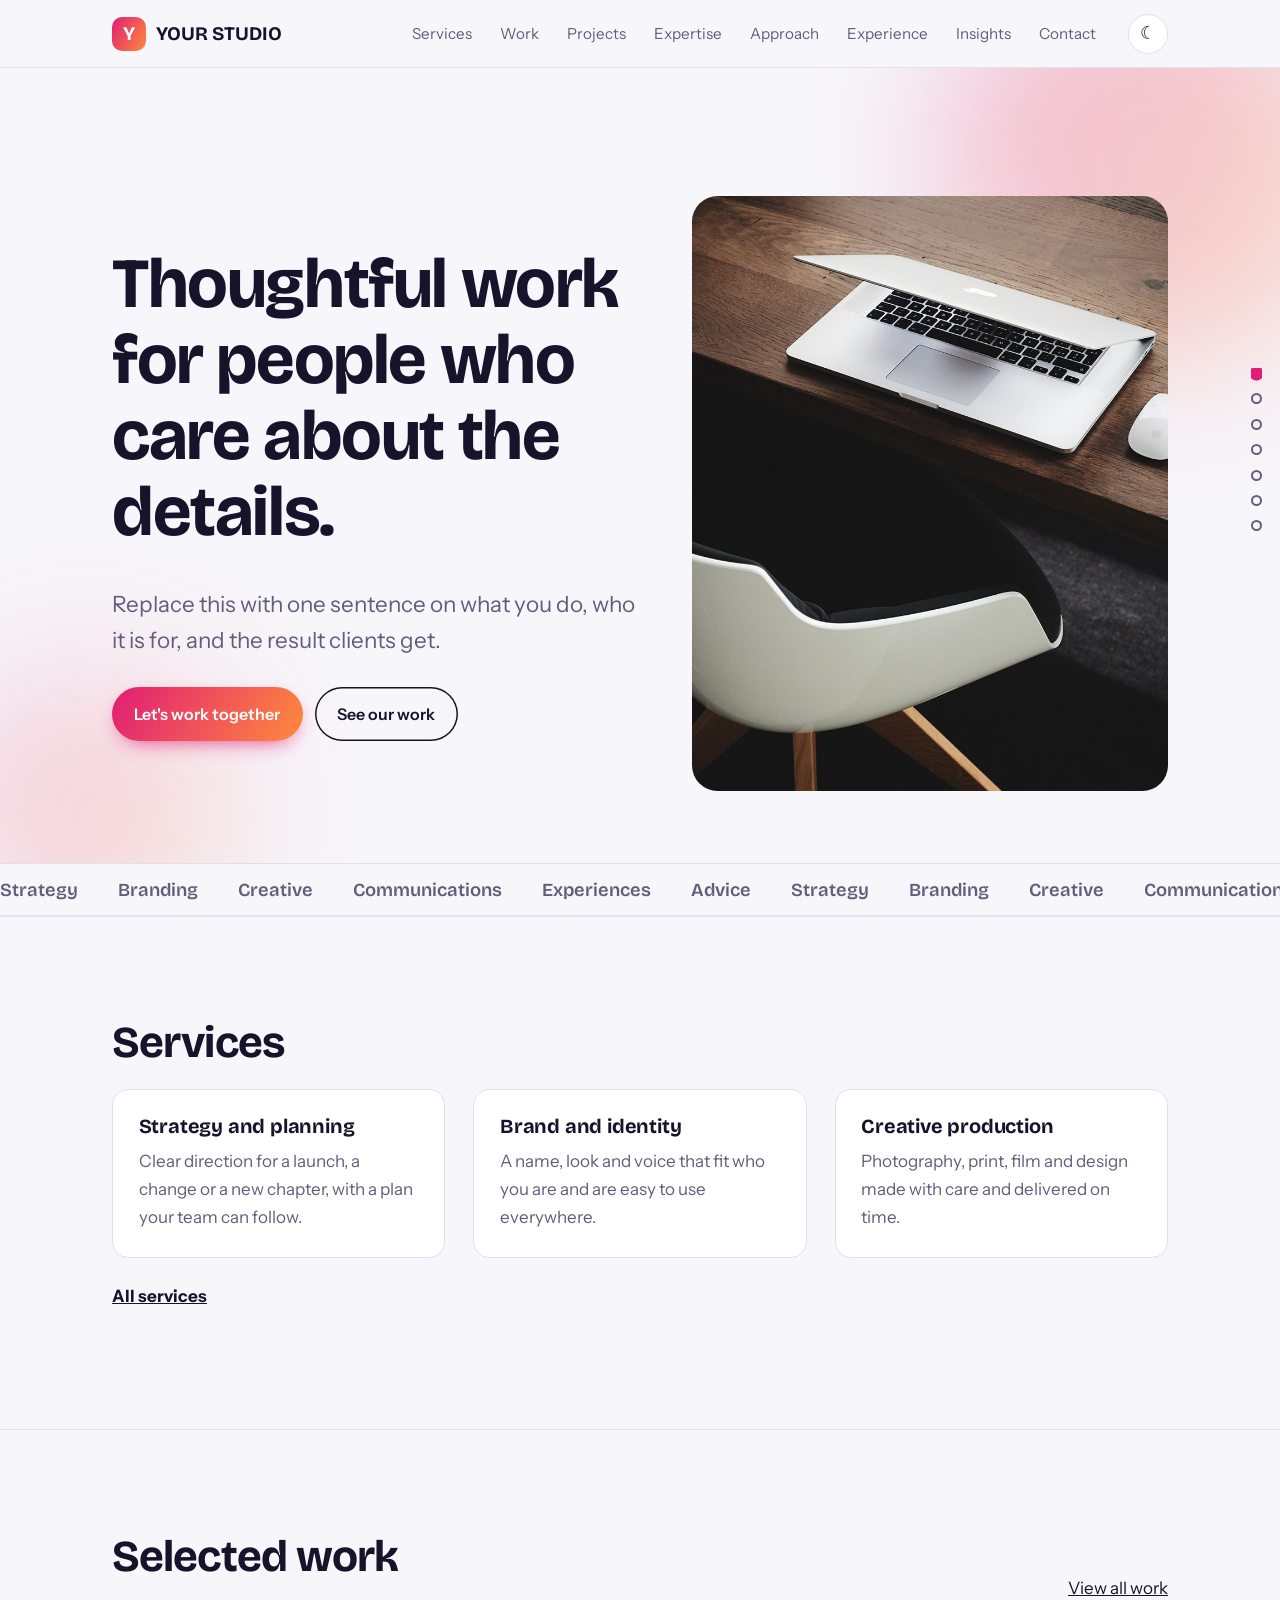
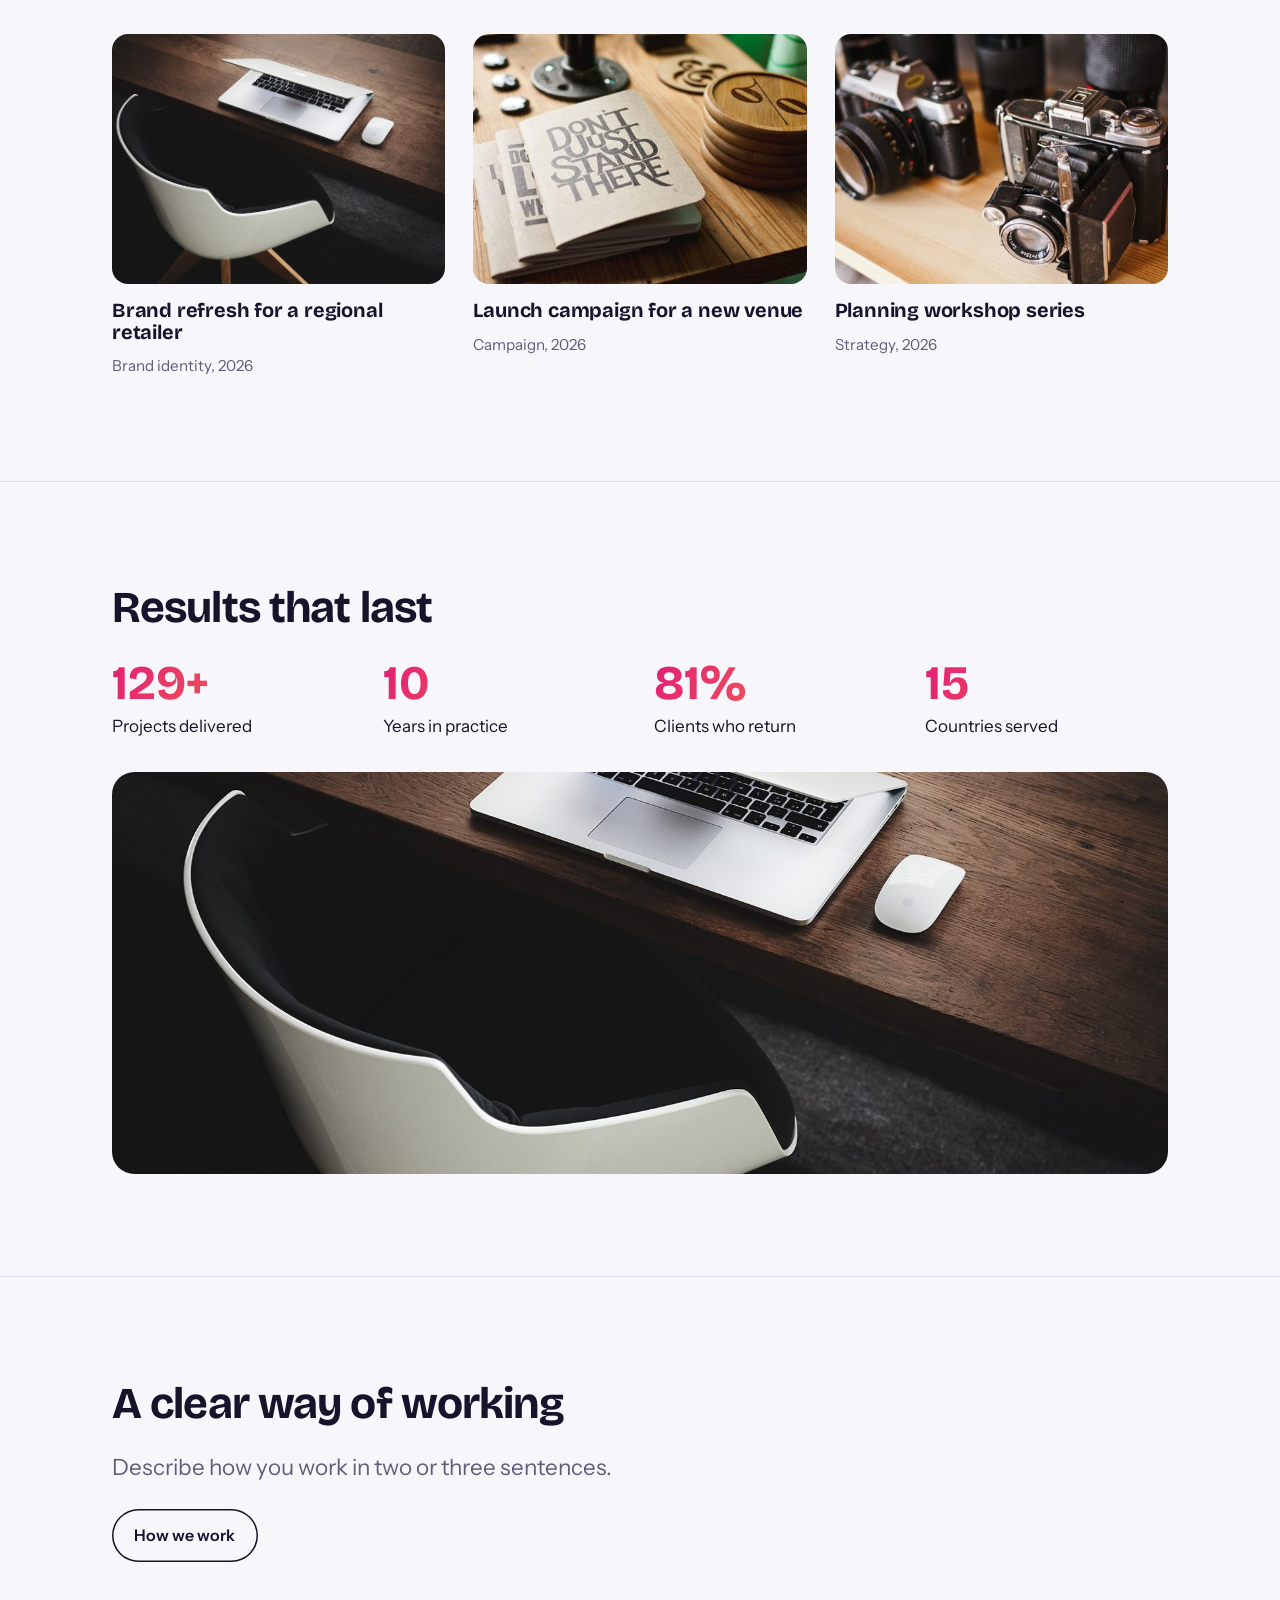
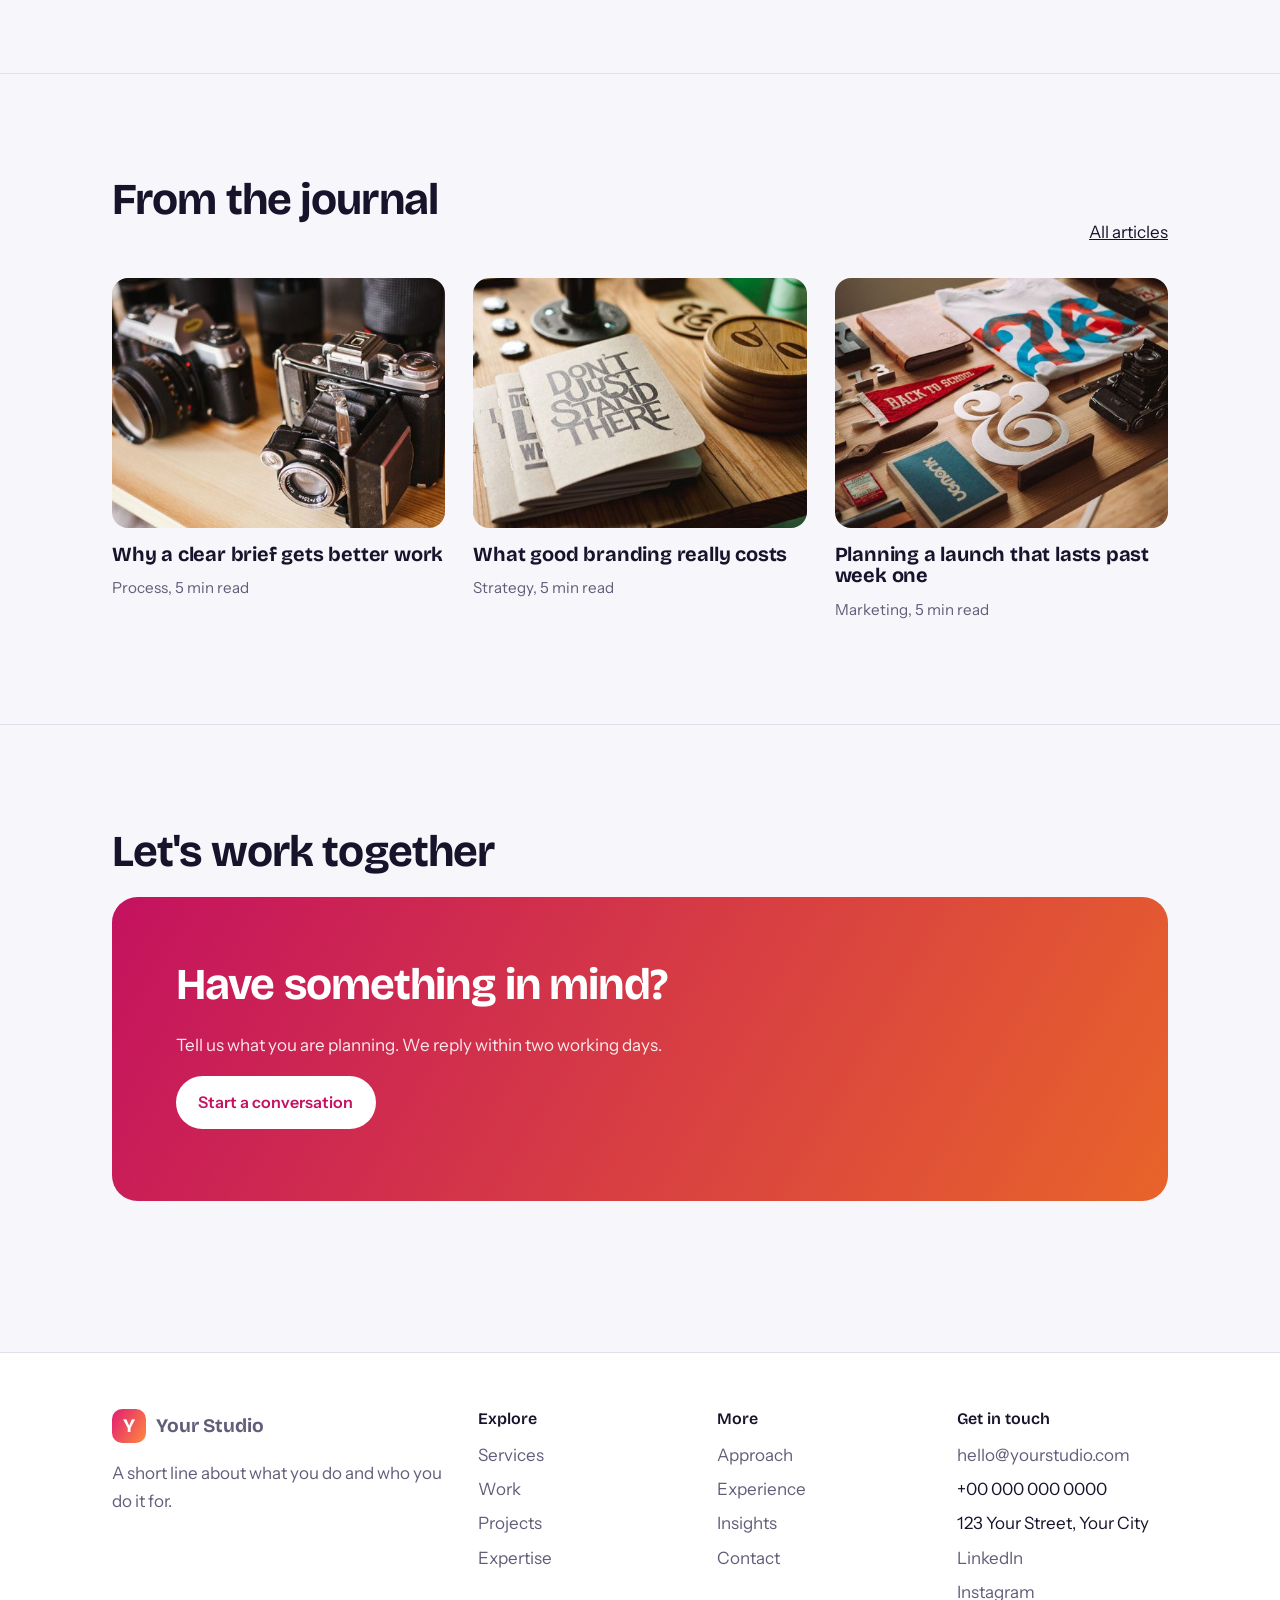
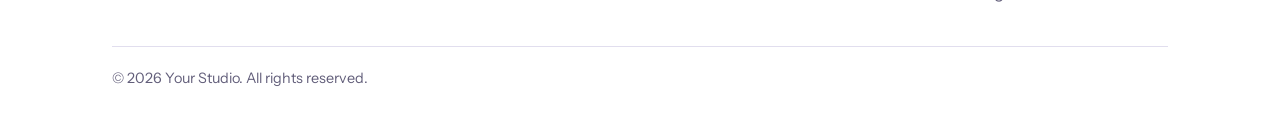
<file: index.html>
<!DOCTYPE html>
<html lang="en">
<head>
<meta charset="utf-8">
<meta name="viewport" content="width=device-width, initial-scale=1">
<title>Home | Your Studio</title>
<meta name="description" content="Replace with a short description of this page.">
<script>try{var t=localStorage.getItem("theme")||(matchMedia("(prefers-color-scheme: dark)").matches?"dark":"light");document.documentElement.dataset.theme=t}catch(e){}</script>
<link rel="preconnect" href="https://fonts.googleapis.com">
<link rel="stylesheet" href="https://fonts.googleapis.com/css2?family=Bricolage+Grotesque:wght@500;700&family=Instrument+Sans:wght@400;600&display=swap">
<link rel="stylesheet" href="style.css">
<script src="script.js" defer></script>
</head>
<body>
<header class="site-header" id="site-header"><div class="wrap">
<a class="brand" href="index.html"><i>Y</i>YOUR STUDIO</a>
<nav class="nav" id="nav" aria-label="Main"><a href="services.html">Services</a><a href="work.html">Work</a><a href="projects.html">Projects</a><a href="expertise.html">Expertise</a><a href="approach.html">Approach</a><a href="experience.html">Experience</a><a href="insights.html">Insights</a><a href="contact.html">Contact</a></nav>

<button class="icon-btn" id="themeBtn" aria-label="Toggle light or dark theme"></button>
<button class="icon-btn burger" id="burger" aria-label="Open menu" aria-expanded="false">&#9776;</button>
</div><div class="progress" id="progress"></div></header>
<main>
<section class="hero" data-title="Intro"><span class="blob a"></span><span class="blob b"></span><div class="wrap hero-split"><div><h1>Thoughtful work for people who care about the details.</h1><p class="lead">Replace this with one sentence on what you do, who it is for, and the result clients get.</p><div class="actions"><a class="btn" href="contact.html">Let's work together</a><a class="btn ghost" href="work.html">See our work</a></div></div><div class="hero-img" data-parallax="0.05"><img src="https://images.unsplash.com/photo-1522071820081-009f0129c71c?auto=format&fit=crop&w=1200&q=75" alt="A team collaborating around a table" loading="lazy" onerror="this.onerror=null;this.src='studio-desk.jpg'"></div></div></section>
<div class="ticker" aria-hidden="true"><div><span>Strategy</span><span>Branding</span><span>Creative</span><span>Communications</span><span>Experiences</span><span>Advice</span><span>Strategy</span><span>Branding</span><span>Creative</span><span>Communications</span><span>Experiences</span><span>Advice</span><span>Strategy</span><span>Branding</span><span>Creative</span><span>Communications</span><span>Experiences</span><span>Advice</span><span>Strategy</span><span>Branding</span><span>Creative</span><span>Communications</span><span>Experiences</span><span>Advice</span></div></div><section class="section" data-title="Services"><div class="wrap"><h2>Services</h2><div class="grid"><article class="card"><h3>Strategy and planning</h3><p>Clear direction for a launch, a change or a new chapter, with a plan your team can follow.</p></article><article class="card"><h3>Brand and identity</h3><p>A name, look and voice that fit who you are and are easy to use everywhere.</p></article><article class="card"><h3>Creative production</h3><p>Photography, print, film and design made with care and delivered on time.</p></article></div><p style="margin-top:1.5rem"><a href="services.html"><b>All services</b></a></p></div></section><section class="section" data-title="Work"><div class="wrap"><div class="sec-head"><h2>Selected work</h2><a href="work.html">View all work</a></div><div class="grid"><a class="work-item" href="projects.html" data-cat="Brand"><div class="media"><img src="https://images.unsplash.com/photo-1522071820081-009f0129c71c?auto=format&fit=crop&w=1200&q=75" alt="Brand refresh for a regional retailer" loading="lazy" onerror="this.onerror=null;this.src='studio-desk.jpg'"></div><h3>Brand refresh for a regional retailer</h3><p>Brand identity, 2026</p></a><a class="work-item" href="projects.html" data-cat="Creative"><div class="media"><img src="https://images.unsplash.com/photo-1542744173-8e7e53415bb0?auto=format&fit=crop&w=1200&q=75" alt="Launch campaign for a new venue" loading="lazy" onerror="this.onerror=null;this.src='stationery.jpg'"></div><h3>Launch campaign for a new venue</h3><p>Campaign, 2026</p></a><a class="work-item" href="projects.html" data-cat="Experience"><div class="media"><img src="https://images.unsplash.com/photo-1552664730-d307ca884978?auto=format&fit=crop&w=1200&q=75" alt="Planning workshop series" loading="lazy" onerror="this.onerror=null;this.src='cameras.jpg'"></div><h3>Planning workshop series</h3><p>Strategy, 2026</p></a></div></div></section><section class="section" data-title="Results"><div class="wrap"><h2>Results that last</h2><div class="stats"><div><b data-count="150" data-suffix="+">150+</b>Projects delivered</div><div><b data-count="12">12</b>Years in practice</div><div><b data-count="94" data-suffix="%">94%</b>Clients who return</div><div><b data-count="18">18</b>Countries served</div></div><div class="band"><img src="https://images.unsplash.com/photo-1497366216548-37526070297c?auto=format&fit=crop&w=1200&q=75" alt="A bright modern workspace" loading="lazy" onerror="this.onerror=null;this.src='studio-desk.jpg'"></div></div></section><section class="section" data-title="Approach"><div class="wrap"><h2>A clear way of working</h2><p class="lead">Describe how you work in two or three sentences.</p><a class="btn ghost" href="approach.html">How we work</a></div></section><section class="section" data-title="Insights"><div class="wrap"><div class="sec-head"><h2>From the journal</h2><a href="insights.html">All articles</a></div><div class="grid"><a class="work-item" href="article-1.html"><div class="media"><img src="https://images.unsplash.com/photo-1552664730-d307ca884978?auto=format&fit=crop&w=1200&q=75" alt="Why a clear brief gets better work" loading="lazy" onerror="this.onerror=null;this.src='cameras.jpg'"></div><h3>Why a clear brief gets better work</h3><p>Process, 5 min read</p></a><a class="work-item" href="article-2.html"><div class="media"><img src="https://images.unsplash.com/photo-1542744173-8e7e53415bb0?auto=format&fit=crop&w=1200&q=75" alt="What good branding really costs" loading="lazy" onerror="this.onerror=null;this.src='stationery.jpg'"></div><h3>What good branding really costs</h3><p>Strategy, 5 min read</p></a><a class="work-item" href="article-3.html"><div class="media"><img src="https://images.unsplash.com/photo-1519389950473-47ba0277781c?auto=format&fit=crop&w=1200&q=75" alt="Planning a launch that lasts past week one" loading="lazy" onerror="this.onerror=null;this.src='brand-flatlay.jpg'"></div><h3>Planning a launch that lasts past week one</h3><p>Marketing, 5 min read</p></a></div></div></section><section class="section" data-title="Let's work together"><div class="wrap"><h2>Let's work together</h2><div class="cta-band"><h2>Have something in mind?</h2><p>Tell us what you are planning. We reply within two working days.</p><a class="btn" href="contact.html">Start a conversation</a></div></div></section>
</main>
<footer class="site-footer" id="site-footer"><div class="wrap"><div class="foot">
<div><a class="brand" href="index.html"><i>Y</i>Your Studio</a><p class="muted" style="margin-top:1rem">A short line about what you do and who you do it for.</p></div>
<div><h4>Explore</h4><ul><li><a href="services.html">Services</a></li><li><a href="work.html">Work</a></li><li><a href="projects.html">Projects</a></li><li><a href="expertise.html">Expertise</a></li></ul></div>
<div><h4>More</h4><ul><li><a href="approach.html">Approach</a></li><li><a href="experience.html">Experience</a></li><li><a href="insights.html">Insights</a></li><li><a href="contact.html">Contact</a></li></ul></div>
<div><h4>Get in touch</h4><ul><li><a href="mailto:hello@yourstudio.com">hello@yourstudio.com</a></li><li>+00 000 000 0000</li><li>123 Your Street, Your City</li><li><a href="#">LinkedIn</a></li><li><a href="#">Instagram</a></li></ul></div>
</div><div class="legal">&copy; 2026 Your Studio. All rights reserved.</div></div></footer>
</body>
</html>
</file>
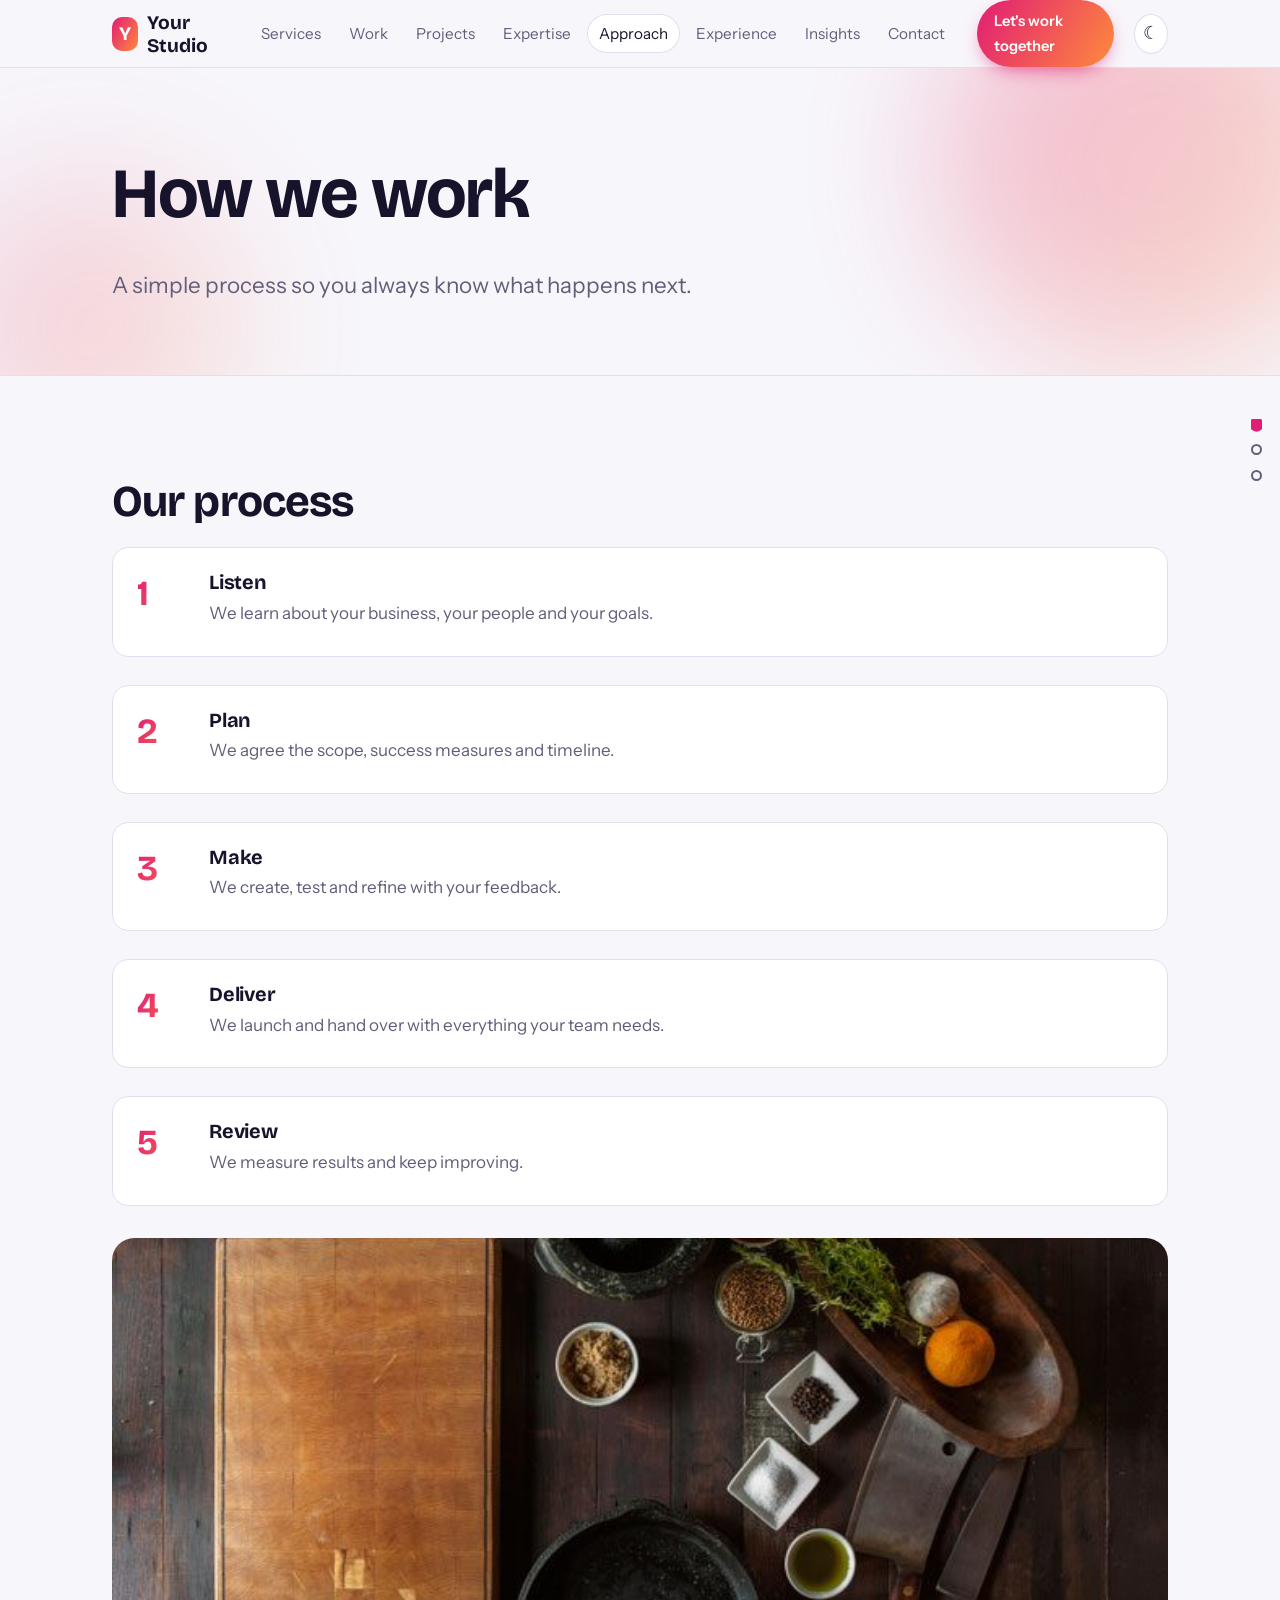
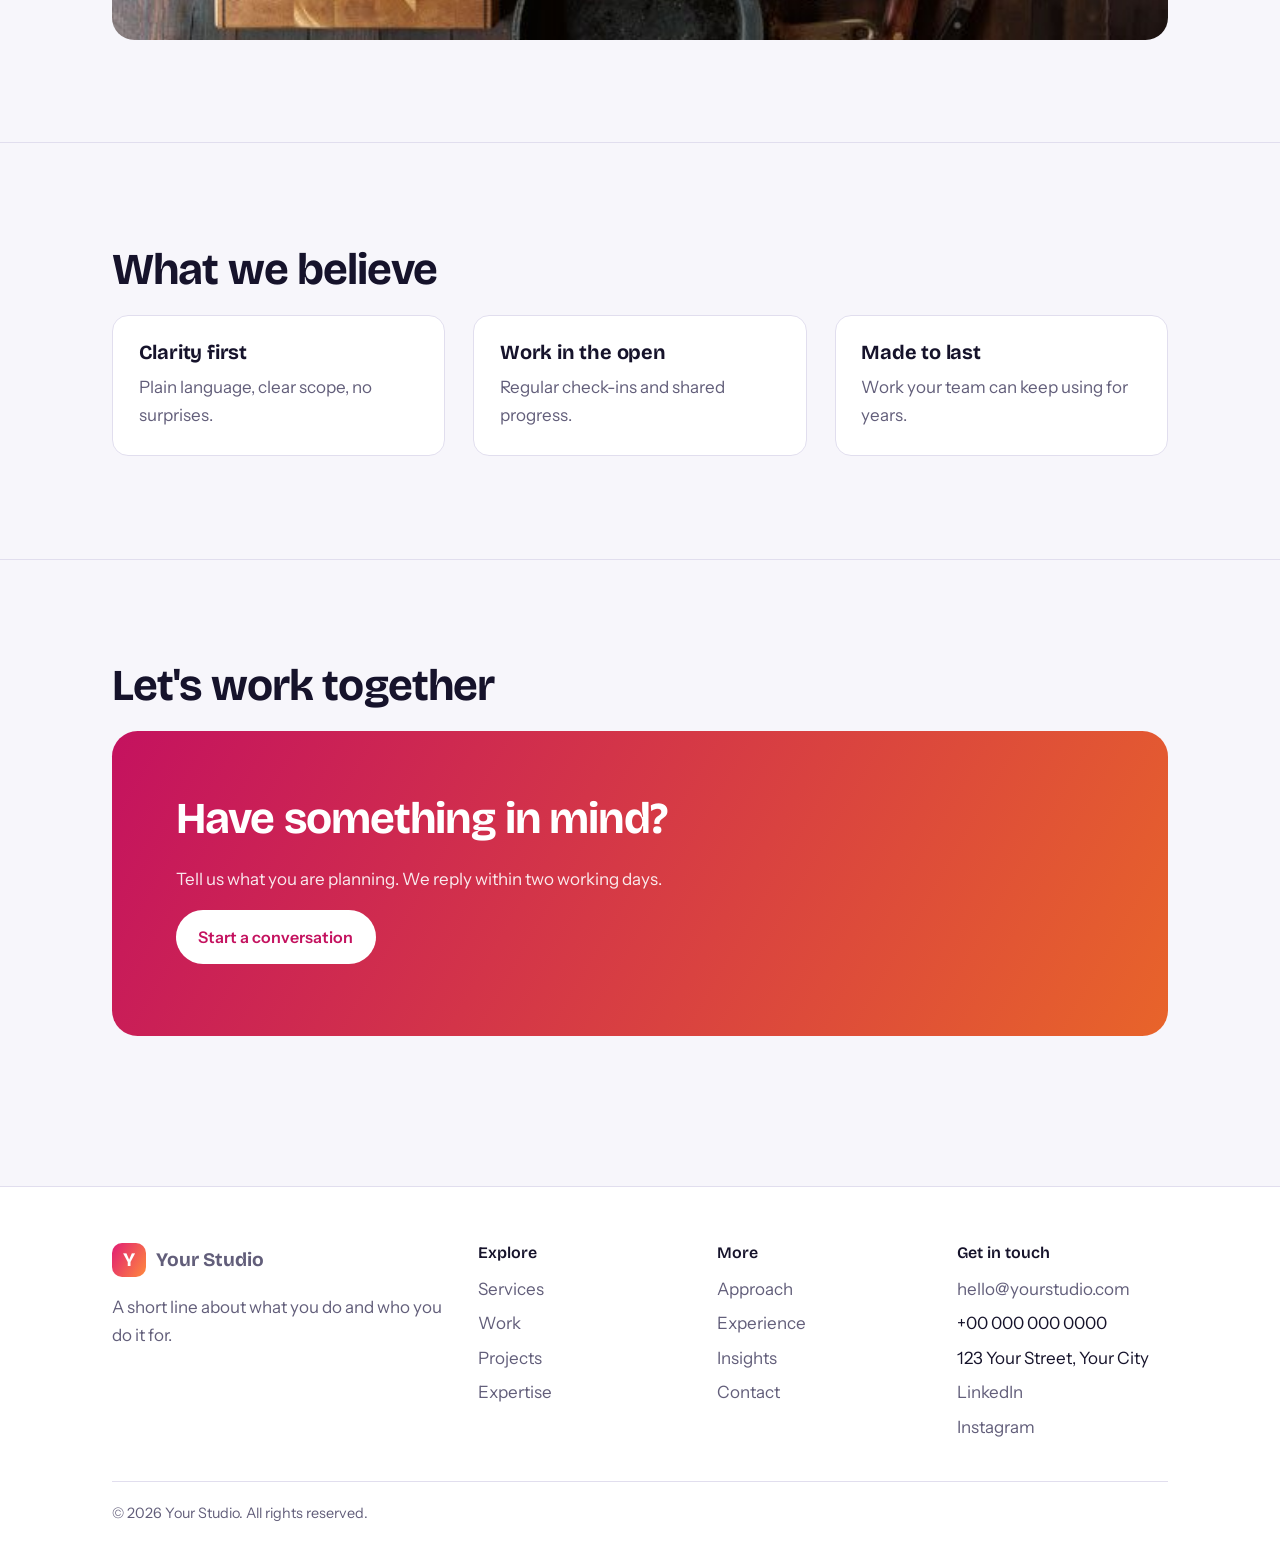
<file: approach.html>
<!DOCTYPE html>
<html lang="en">
<head>
<meta charset="utf-8">
<meta name="viewport" content="width=device-width, initial-scale=1">
<title>Approach | Your Studio</title>
<meta name="description" content="Replace with a short description of this page.">
<script>try{var t=localStorage.getItem("theme")||(matchMedia("(prefers-color-scheme: dark)").matches?"dark":"light");document.documentElement.dataset.theme=t}catch(e){}</script>
<link rel="preconnect" href="https://fonts.googleapis.com">
<link rel="stylesheet" href="https://fonts.googleapis.com/css2?family=Bricolage+Grotesque:wght@500;700&family=Instrument+Sans:wght@400;600&display=swap">
<link rel="stylesheet" href="style.css">
<script src="script.js" defer></script>
</head>
<body>
<header class="site-header" id="site-header"><div class="wrap">
<a class="brand" href="index.html"><i>Y</i>Your Studio</a>
<nav class="nav" id="nav" aria-label="Main"><a href="services.html">Services</a><a href="work.html">Work</a><a href="projects.html">Projects</a><a href="expertise.html">Expertise</a><a href="approach.html" aria-current="page">Approach</a><a href="experience.html">Experience</a><a href="insights.html">Insights</a><a href="contact.html">Contact</a></nav>
<a class="btn head-cta" href="contact.html">Let's work together</a>
<button class="icon-btn" id="themeBtn" aria-label="Toggle light or dark theme"></button>
<button class="icon-btn burger" id="burger" aria-label="Open menu" aria-expanded="false">&#9776;</button>
</div><div class="progress" id="progress"></div></header>
<main>
<section class="page-hero"><span class="blob a"></span><span class="blob b"></span><div class="wrap"><h1>How we work</h1><p class="lead">A simple process so you always know what happens next.</p></div></section><section class="section" data-title="Process"><div class="wrap"><h2>Our process</h2><div class="steps"><div class="step"><div><h3>Listen</h3><p class="muted">We learn about your business, your people and your goals.</p></div></div><div class="step"><div><h3>Plan</h3><p class="muted">We agree the scope, success measures and timeline.</p></div></div><div class="step"><div><h3>Make</h3><p class="muted">We create, test and refine with your feedback.</p></div></div><div class="step"><div><h3>Deliver</h3><p class="muted">We launch and hand over with everything your team needs.</p></div></div><div class="step"><div><h3>Review</h3><p class="muted">We measure results and keep improving.</p></div></div></div><div class="band"><img src="https://images.unsplash.com/photo-1556761175-5973dc0f32e7?auto=format&fit=crop&w=1200&q=75" alt="A meeting around a table" loading="lazy" onerror="this.onerror=null;this.src='kitchen.jpg'"></div></div></section><section class="section" data-title="Principles"><div class="wrap"><h2>What we believe</h2><div class="grid"><article class="card"><h3>Clarity first</h3><p>Plain language, clear scope, no surprises.</p></article><article class="card"><h3>Work in the open</h3><p>Regular check-ins and shared progress.</p></article><article class="card"><h3>Made to last</h3><p>Work your team can keep using for years.</p></article></div></div></section><section class="section" data-title="Let's work together"><div class="wrap"><h2>Let's work together</h2><div class="cta-band"><h2>Have something in mind?</h2><p>Tell us what you are planning. We reply within two working days.</p><a class="btn" href="contact.html">Start a conversation</a></div></div></section>
</main>
<footer class="site-footer" id="site-footer"><div class="wrap"><div class="foot">
<div><a class="brand" href="index.html"><i>Y</i>Your Studio</a><p class="muted" style="margin-top:1rem">A short line about what you do and who you do it for.</p></div>
<div><h4>Explore</h4><ul><li><a href="services.html">Services</a></li><li><a href="work.html">Work</a></li><li><a href="projects.html">Projects</a></li><li><a href="expertise.html">Expertise</a></li></ul></div>
<div><h4>More</h4><ul><li><a href="approach.html">Approach</a></li><li><a href="experience.html">Experience</a></li><li><a href="insights.html">Insights</a></li><li><a href="contact.html">Contact</a></li></ul></div>
<div><h4>Get in touch</h4><ul><li><a href="mailto:hello@yourstudio.com">hello@yourstudio.com</a></li><li>+00 000 000 0000</li><li>123 Your Street, Your City</li><li><a href="#">LinkedIn</a></li><li><a href="#">Instagram</a></li></ul></div>
</div><div class="legal">&copy; 2026 Your Studio. All rights reserved.</div></div></footer>
</body>
</html>
</file>
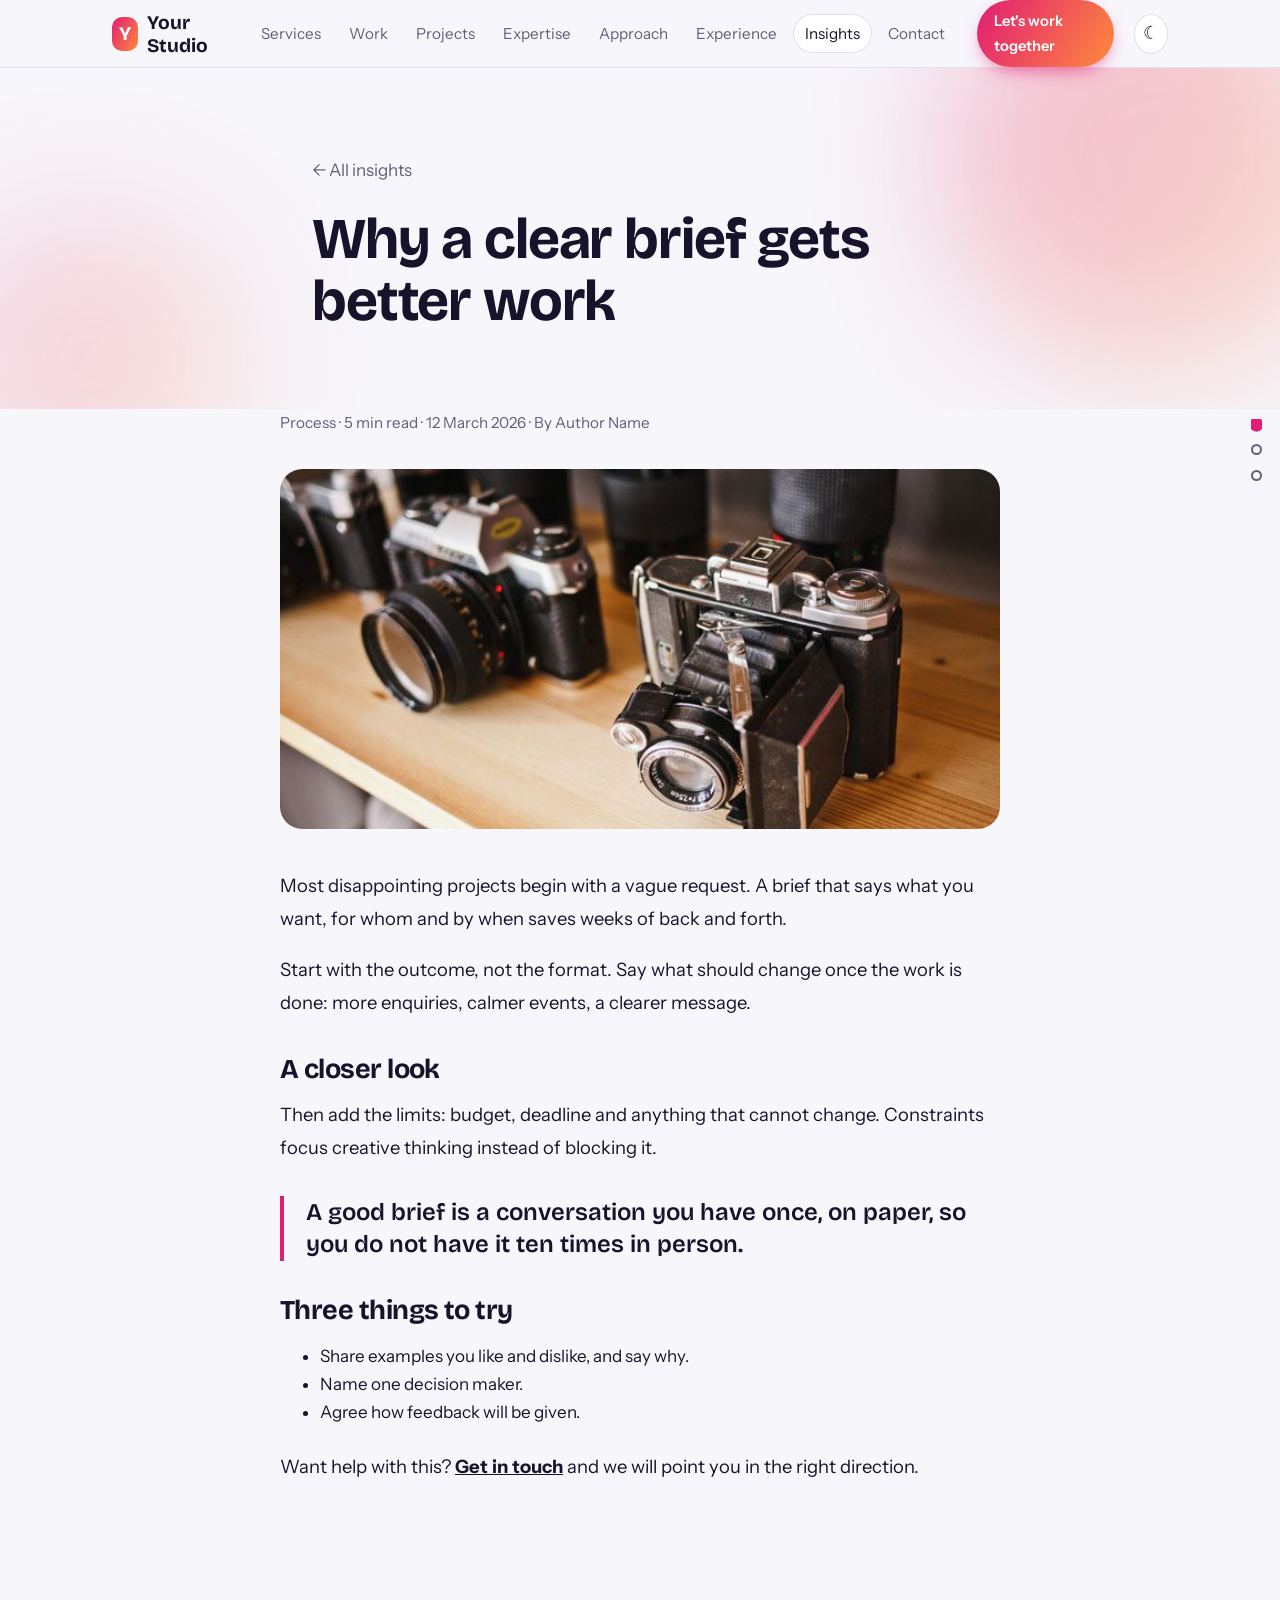
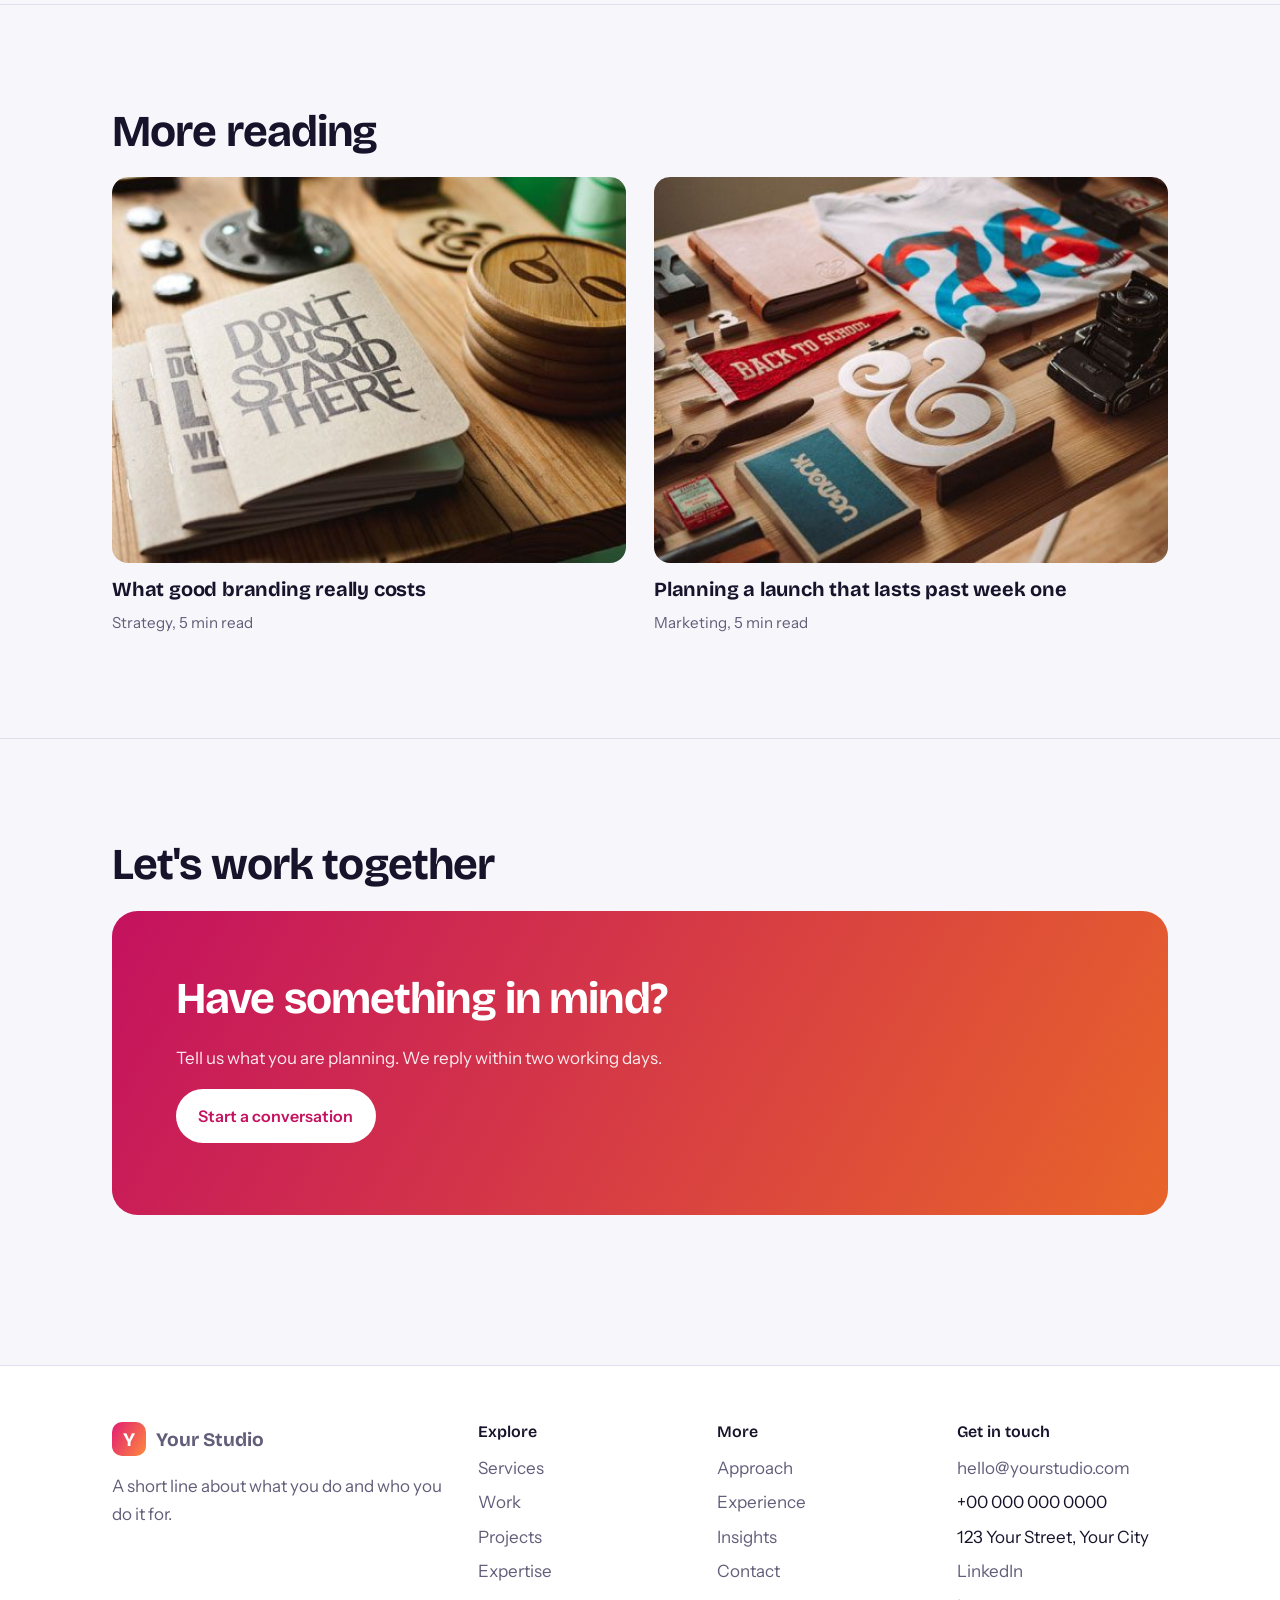
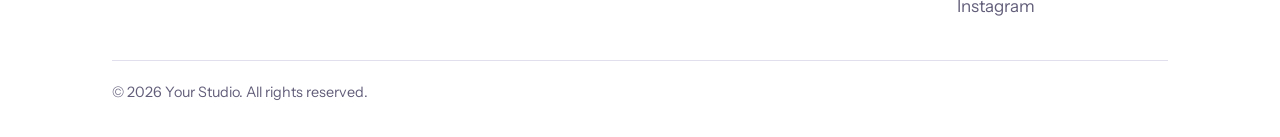
<file: article-1.html>
<!DOCTYPE html>
<html lang="en">
<head>
<meta charset="utf-8">
<meta name="viewport" content="width=device-width, initial-scale=1">
<title>Why a clear brief gets better work | Your Studio</title>
<meta name="description" content="Replace with a short description of this page.">
<script>try{var t=localStorage.getItem("theme")||(matchMedia("(prefers-color-scheme: dark)").matches?"dark":"light");document.documentElement.dataset.theme=t}catch(e){}</script>
<link rel="preconnect" href="https://fonts.googleapis.com">
<link rel="stylesheet" href="https://fonts.googleapis.com/css2?family=Bricolage+Grotesque:wght@500;700&family=Instrument+Sans:wght@400;600&display=swap">
<link rel="stylesheet" href="style.css">
<script src="script.js" defer></script>
</head>
<body>
<header class="site-header" id="site-header"><div class="wrap">
<a class="brand" href="index.html"><i>Y</i>Your Studio</a>
<nav class="nav" id="nav" aria-label="Main"><a href="services.html">Services</a><a href="work.html">Work</a><a href="projects.html">Projects</a><a href="expertise.html">Expertise</a><a href="approach.html">Approach</a><a href="experience.html">Experience</a><a href="insights.html" aria-current="page">Insights</a><a href="contact.html">Contact</a></nav>
<a class="btn head-cta" href="contact.html">Let's work together</a>
<button class="icon-btn" id="themeBtn" aria-label="Toggle light or dark theme"></button>
<button class="icon-btn burger" id="burger" aria-label="Open menu" aria-expanded="false">&#9776;</button>
</div><div class="progress" id="progress"></div></header>
<main>
<section class="page-hero" data-title="Article"><span class="blob a"></span><span class="blob b"></span><div class="wrap article"><a class="back" href="insights.html">&larr; All insights</a><h1 style="font-size:clamp(2.1rem,5vw,3.6rem);max-width:none">Why a clear brief gets better work</h1></div></section>
<section class="section" style="border:0;padding-top:0"><div class="wrap"><article class="article"><p class="meta">Process &middot; 5 min read &middot; 12 March 2026 &middot; By Author Name</p><div class="band"><img src="https://images.unsplash.com/photo-1552664730-d307ca884978?auto=format&fit=crop&w=1200&q=75" alt="Why a clear brief gets better work" loading="lazy" onerror="this.onerror=null;this.src='cameras.jpg'"></div><p>Most disappointing projects begin with a vague request. A brief that says what you want, for whom and by when saves weeks of back and forth.</p><p>Start with the outcome, not the format. Say what should change once the work is done: more enquiries, calmer events, a clearer message.</p><h2>A closer look</h2><p>Then add the limits: budget, deadline and anything that cannot change. Constraints focus creative thinking instead of blocking it.</p><blockquote><p>A good brief is a conversation you have once, on paper, so you do not have it ten times in person.</p></blockquote><h2>Three things to try</h2><ul><li>Share examples you like and dislike, and say why.</li><li>Name one decision maker.</li><li>Agree how feedback will be given.</li></ul><p style="margin-top:1.5rem">Want help with this? <a href="contact.html"><b>Get in touch</b></a> and we will point you in the right direction.</p></article></div></section>
<section class="section" data-title="More reading"><div class="wrap"><h2>More reading</h2><div class="grid"><a class="work-item" href="article-2.html"><div class="media"><img src="https://images.unsplash.com/photo-1542744173-8e7e53415bb0?auto=format&fit=crop&w=1200&q=75" alt="What good branding really costs" loading="lazy" onerror="this.onerror=null;this.src='stationery.jpg'"></div><h3>What good branding really costs</h3><p>Strategy, 5 min read</p></a><a class="work-item" href="article-3.html"><div class="media"><img src="https://images.unsplash.com/photo-1519389950473-47ba0277781c?auto=format&fit=crop&w=1200&q=75" alt="Planning a launch that lasts past week one" loading="lazy" onerror="this.onerror=null;this.src='brand-flatlay.jpg'"></div><h3>Planning a launch that lasts past week one</h3><p>Marketing, 5 min read</p></a></div></div></section><section class="section" data-title="Let's work together"><div class="wrap"><h2>Let's work together</h2><div class="cta-band"><h2>Have something in mind?</h2><p>Tell us what you are planning. We reply within two working days.</p><a class="btn" href="contact.html">Start a conversation</a></div></div></section>
</main>
<footer class="site-footer" id="site-footer"><div class="wrap"><div class="foot">
<div><a class="brand" href="index.html"><i>Y</i>Your Studio</a><p class="muted" style="margin-top:1rem">A short line about what you do and who you do it for.</p></div>
<div><h4>Explore</h4><ul><li><a href="services.html">Services</a></li><li><a href="work.html">Work</a></li><li><a href="projects.html">Projects</a></li><li><a href="expertise.html">Expertise</a></li></ul></div>
<div><h4>More</h4><ul><li><a href="approach.html">Approach</a></li><li><a href="experience.html">Experience</a></li><li><a href="insights.html">Insights</a></li><li><a href="contact.html">Contact</a></li></ul></div>
<div><h4>Get in touch</h4><ul><li><a href="mailto:hello@yourstudio.com">hello@yourstudio.com</a></li><li>+00 000 000 0000</li><li>123 Your Street, Your City</li><li><a href="#">LinkedIn</a></li><li><a href="#">Instagram</a></li></ul></div>
</div><div class="legal">&copy; 2026 Your Studio. All rights reserved.</div></div></footer>
</body>
</html>
</file>
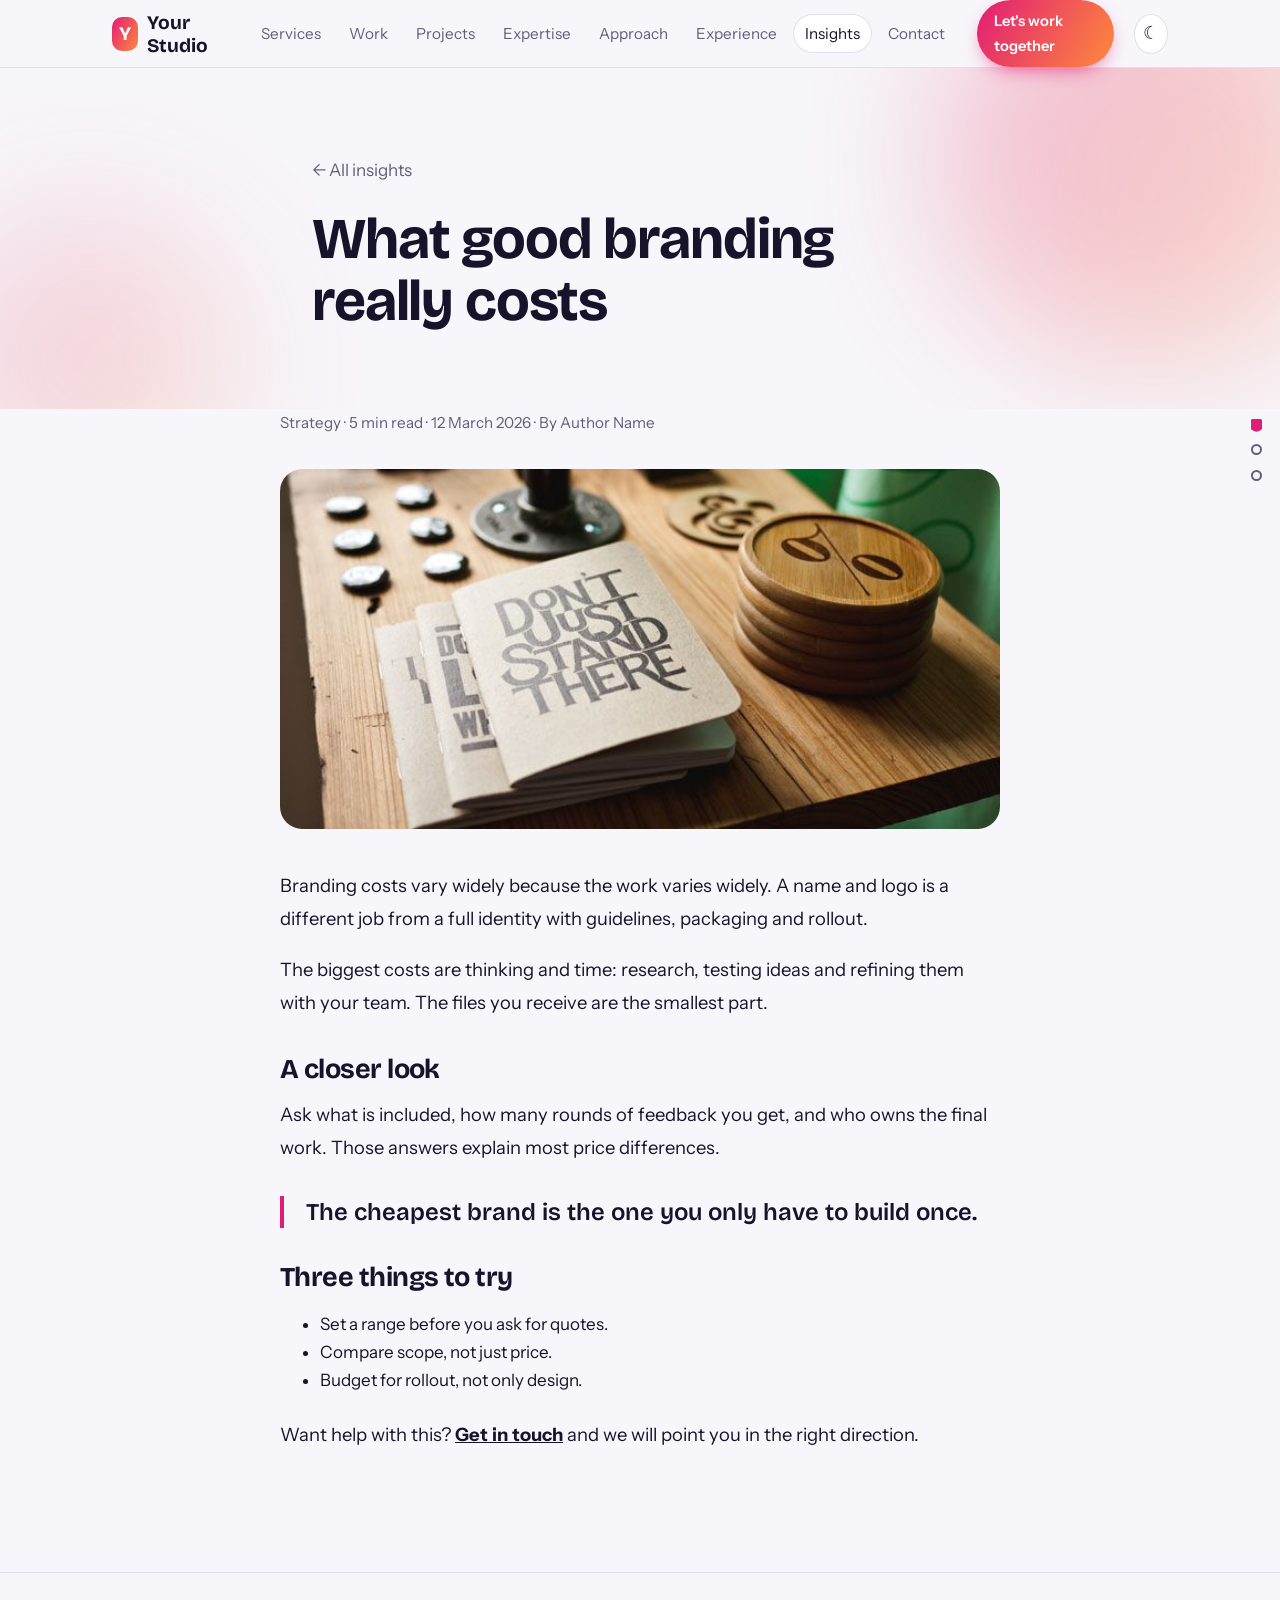
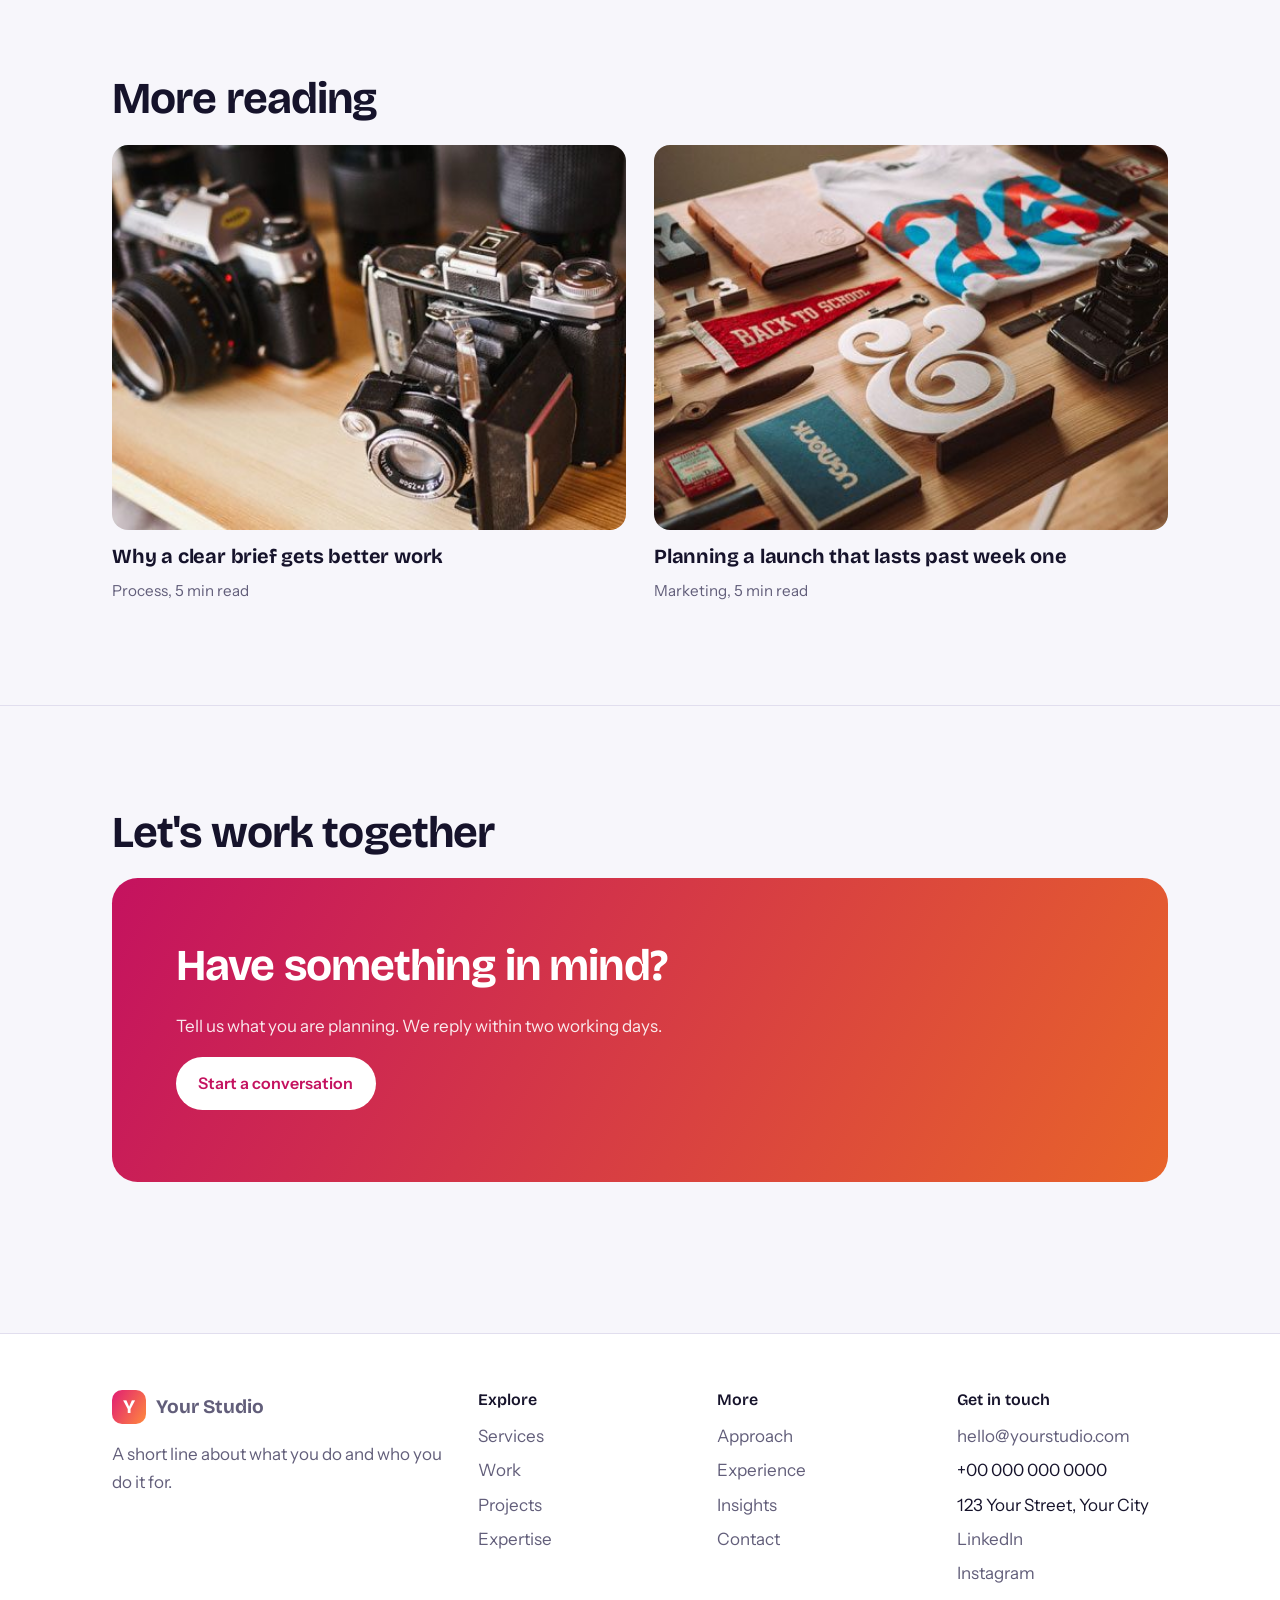
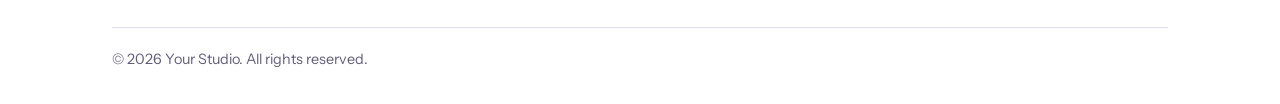
<file: article-2.html>
<!DOCTYPE html>
<html lang="en">
<head>
<meta charset="utf-8">
<meta name="viewport" content="width=device-width, initial-scale=1">
<title>What good branding really costs | Your Studio</title>
<meta name="description" content="Replace with a short description of this page.">
<script>try{var t=localStorage.getItem("theme")||(matchMedia("(prefers-color-scheme: dark)").matches?"dark":"light");document.documentElement.dataset.theme=t}catch(e){}</script>
<link rel="preconnect" href="https://fonts.googleapis.com">
<link rel="stylesheet" href="https://fonts.googleapis.com/css2?family=Bricolage+Grotesque:wght@500;700&family=Instrument+Sans:wght@400;600&display=swap">
<link rel="stylesheet" href="style.css">
<script src="script.js" defer></script>
</head>
<body>
<header class="site-header" id="site-header"><div class="wrap">
<a class="brand" href="index.html"><i>Y</i>Your Studio</a>
<nav class="nav" id="nav" aria-label="Main"><a href="services.html">Services</a><a href="work.html">Work</a><a href="projects.html">Projects</a><a href="expertise.html">Expertise</a><a href="approach.html">Approach</a><a href="experience.html">Experience</a><a href="insights.html" aria-current="page">Insights</a><a href="contact.html">Contact</a></nav>
<a class="btn head-cta" href="contact.html">Let's work together</a>
<button class="icon-btn" id="themeBtn" aria-label="Toggle light or dark theme"></button>
<button class="icon-btn burger" id="burger" aria-label="Open menu" aria-expanded="false">&#9776;</button>
</div><div class="progress" id="progress"></div></header>
<main>
<section class="page-hero" data-title="Article"><span class="blob a"></span><span class="blob b"></span><div class="wrap article"><a class="back" href="insights.html">&larr; All insights</a><h1 style="font-size:clamp(2.1rem,5vw,3.6rem);max-width:none">What good branding really costs</h1></div></section>
<section class="section" style="border:0;padding-top:0"><div class="wrap"><article class="article"><p class="meta">Strategy &middot; 5 min read &middot; 12 March 2026 &middot; By Author Name</p><div class="band"><img src="https://images.unsplash.com/photo-1542744173-8e7e53415bb0?auto=format&fit=crop&w=1200&q=75" alt="What good branding really costs" loading="lazy" onerror="this.onerror=null;this.src='stationery.jpg'"></div><p>Branding costs vary widely because the work varies widely. A name and logo is a different job from a full identity with guidelines, packaging and rollout.</p><p>The biggest costs are thinking and time: research, testing ideas and refining them with your team. The files you receive are the smallest part.</p><h2>A closer look</h2><p>Ask what is included, how many rounds of feedback you get, and who owns the final work. Those answers explain most price differences.</p><blockquote><p>The cheapest brand is the one you only have to build once.</p></blockquote><h2>Three things to try</h2><ul><li>Set a range before you ask for quotes.</li><li>Compare scope, not just price.</li><li>Budget for rollout, not only design.</li></ul><p style="margin-top:1.5rem">Want help with this? <a href="contact.html"><b>Get in touch</b></a> and we will point you in the right direction.</p></article></div></section>
<section class="section" data-title="More reading"><div class="wrap"><h2>More reading</h2><div class="grid"><a class="work-item" href="article-1.html"><div class="media"><img src="https://images.unsplash.com/photo-1552664730-d307ca884978?auto=format&fit=crop&w=1200&q=75" alt="Why a clear brief gets better work" loading="lazy" onerror="this.onerror=null;this.src='cameras.jpg'"></div><h3>Why a clear brief gets better work</h3><p>Process, 5 min read</p></a><a class="work-item" href="article-3.html"><div class="media"><img src="https://images.unsplash.com/photo-1519389950473-47ba0277781c?auto=format&fit=crop&w=1200&q=75" alt="Planning a launch that lasts past week one" loading="lazy" onerror="this.onerror=null;this.src='brand-flatlay.jpg'"></div><h3>Planning a launch that lasts past week one</h3><p>Marketing, 5 min read</p></a></div></div></section><section class="section" data-title="Let's work together"><div class="wrap"><h2>Let's work together</h2><div class="cta-band"><h2>Have something in mind?</h2><p>Tell us what you are planning. We reply within two working days.</p><a class="btn" href="contact.html">Start a conversation</a></div></div></section>
</main>
<footer class="site-footer" id="site-footer"><div class="wrap"><div class="foot">
<div><a class="brand" href="index.html"><i>Y</i>Your Studio</a><p class="muted" style="margin-top:1rem">A short line about what you do and who you do it for.</p></div>
<div><h4>Explore</h4><ul><li><a href="services.html">Services</a></li><li><a href="work.html">Work</a></li><li><a href="projects.html">Projects</a></li><li><a href="expertise.html">Expertise</a></li></ul></div>
<div><h4>More</h4><ul><li><a href="approach.html">Approach</a></li><li><a href="experience.html">Experience</a></li><li><a href="insights.html">Insights</a></li><li><a href="contact.html">Contact</a></li></ul></div>
<div><h4>Get in touch</h4><ul><li><a href="mailto:hello@yourstudio.com">hello@yourstudio.com</a></li><li>+00 000 000 0000</li><li>123 Your Street, Your City</li><li><a href="#">LinkedIn</a></li><li><a href="#">Instagram</a></li></ul></div>
</div><div class="legal">&copy; 2026 Your Studio. All rights reserved.</div></div></footer>
</body>
</html>
</file>
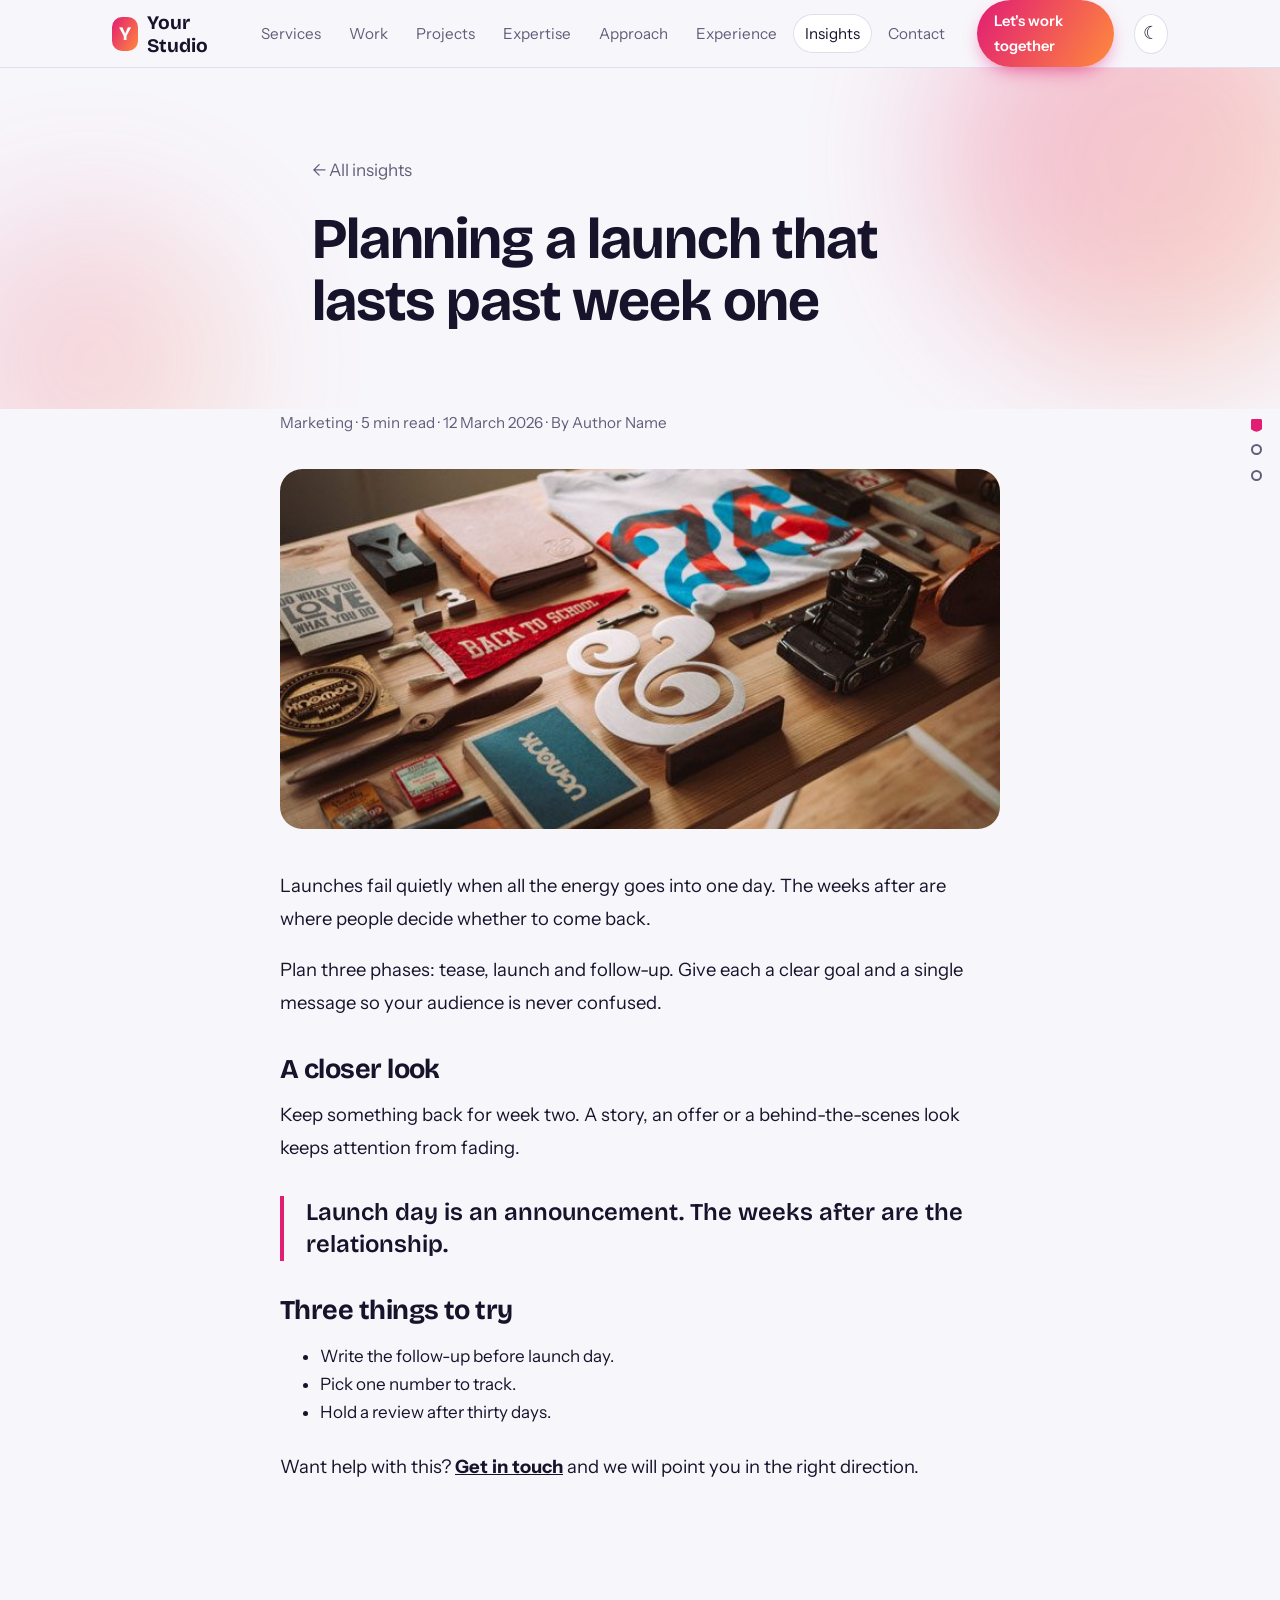
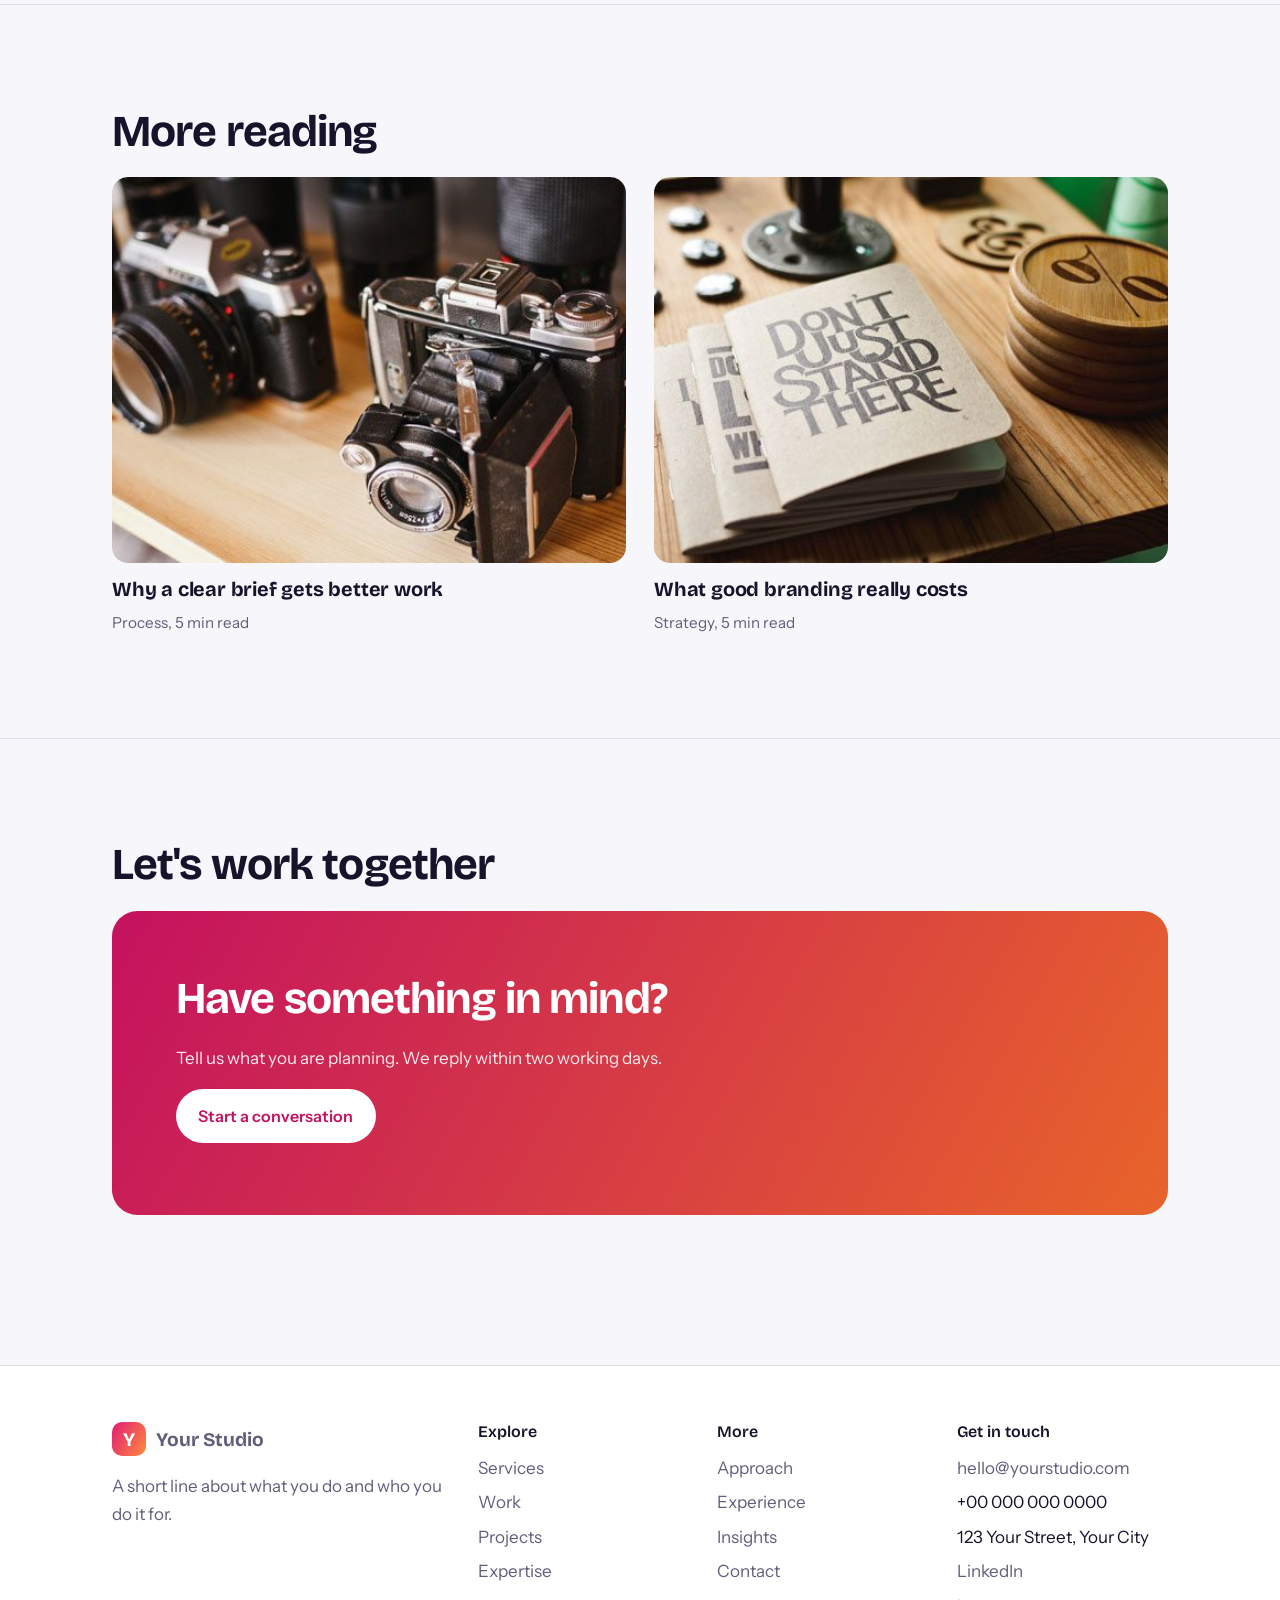
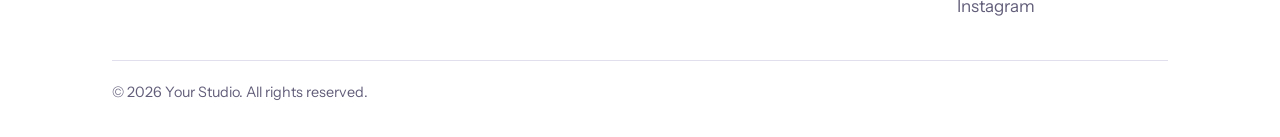
<file: article-3.html>
<!DOCTYPE html>
<html lang="en">
<head>
<meta charset="utf-8">
<meta name="viewport" content="width=device-width, initial-scale=1">
<title>Planning a launch that lasts past week one | Your Studio</title>
<meta name="description" content="Replace with a short description of this page.">
<script>try{var t=localStorage.getItem("theme")||(matchMedia("(prefers-color-scheme: dark)").matches?"dark":"light");document.documentElement.dataset.theme=t}catch(e){}</script>
<link rel="preconnect" href="https://fonts.googleapis.com">
<link rel="stylesheet" href="https://fonts.googleapis.com/css2?family=Bricolage+Grotesque:wght@500;700&family=Instrument+Sans:wght@400;600&display=swap">
<link rel="stylesheet" href="style.css">
<script src="script.js" defer></script>
</head>
<body>
<header class="site-header" id="site-header"><div class="wrap">
<a class="brand" href="index.html"><i>Y</i>Your Studio</a>
<nav class="nav" id="nav" aria-label="Main"><a href="services.html">Services</a><a href="work.html">Work</a><a href="projects.html">Projects</a><a href="expertise.html">Expertise</a><a href="approach.html">Approach</a><a href="experience.html">Experience</a><a href="insights.html" aria-current="page">Insights</a><a href="contact.html">Contact</a></nav>
<a class="btn head-cta" href="contact.html">Let's work together</a>
<button class="icon-btn" id="themeBtn" aria-label="Toggle light or dark theme"></button>
<button class="icon-btn burger" id="burger" aria-label="Open menu" aria-expanded="false">&#9776;</button>
</div><div class="progress" id="progress"></div></header>
<main>
<section class="page-hero" data-title="Article"><span class="blob a"></span><span class="blob b"></span><div class="wrap article"><a class="back" href="insights.html">&larr; All insights</a><h1 style="font-size:clamp(2.1rem,5vw,3.6rem);max-width:none">Planning a launch that lasts past week one</h1></div></section>
<section class="section" style="border:0;padding-top:0"><div class="wrap"><article class="article"><p class="meta">Marketing &middot; 5 min read &middot; 12 March 2026 &middot; By Author Name</p><div class="band"><img src="https://images.unsplash.com/photo-1519389950473-47ba0277781c?auto=format&fit=crop&w=1200&q=75" alt="Planning a launch that lasts past week one" loading="lazy" onerror="this.onerror=null;this.src='brand-flatlay.jpg'"></div><p>Launches fail quietly when all the energy goes into one day. The weeks after are where people decide whether to come back.</p><p>Plan three phases: tease, launch and follow-up. Give each a clear goal and a single message so your audience is never confused.</p><h2>A closer look</h2><p>Keep something back for week two. A story, an offer or a behind-the-scenes look keeps attention from fading.</p><blockquote><p>Launch day is an announcement. The weeks after are the relationship.</p></blockquote><h2>Three things to try</h2><ul><li>Write the follow-up before launch day.</li><li>Pick one number to track.</li><li>Hold a review after thirty days.</li></ul><p style="margin-top:1.5rem">Want help with this? <a href="contact.html"><b>Get in touch</b></a> and we will point you in the right direction.</p></article></div></section>
<section class="section" data-title="More reading"><div class="wrap"><h2>More reading</h2><div class="grid"><a class="work-item" href="article-1.html"><div class="media"><img src="https://images.unsplash.com/photo-1552664730-d307ca884978?auto=format&fit=crop&w=1200&q=75" alt="Why a clear brief gets better work" loading="lazy" onerror="this.onerror=null;this.src='cameras.jpg'"></div><h3>Why a clear brief gets better work</h3><p>Process, 5 min read</p></a><a class="work-item" href="article-2.html"><div class="media"><img src="https://images.unsplash.com/photo-1542744173-8e7e53415bb0?auto=format&fit=crop&w=1200&q=75" alt="What good branding really costs" loading="lazy" onerror="this.onerror=null;this.src='stationery.jpg'"></div><h3>What good branding really costs</h3><p>Strategy, 5 min read</p></a></div></div></section><section class="section" data-title="Let's work together"><div class="wrap"><h2>Let's work together</h2><div class="cta-band"><h2>Have something in mind?</h2><p>Tell us what you are planning. We reply within two working days.</p><a class="btn" href="contact.html">Start a conversation</a></div></div></section>
</main>
<footer class="site-footer" id="site-footer"><div class="wrap"><div class="foot">
<div><a class="brand" href="index.html"><i>Y</i>Your Studio</a><p class="muted" style="margin-top:1rem">A short line about what you do and who you do it for.</p></div>
<div><h4>Explore</h4><ul><li><a href="services.html">Services</a></li><li><a href="work.html">Work</a></li><li><a href="projects.html">Projects</a></li><li><a href="expertise.html">Expertise</a></li></ul></div>
<div><h4>More</h4><ul><li><a href="approach.html">Approach</a></li><li><a href="experience.html">Experience</a></li><li><a href="insights.html">Insights</a></li><li><a href="contact.html">Contact</a></li></ul></div>
<div><h4>Get in touch</h4><ul><li><a href="mailto:hello@yourstudio.com">hello@yourstudio.com</a></li><li>+00 000 000 0000</li><li>123 Your Street, Your City</li><li><a href="#">LinkedIn</a></li><li><a href="#">Instagram</a></li></ul></div>
</div><div class="legal">&copy; 2026 Your Studio. All rights reserved.</div></div></footer>
</body>
</html>
</file>
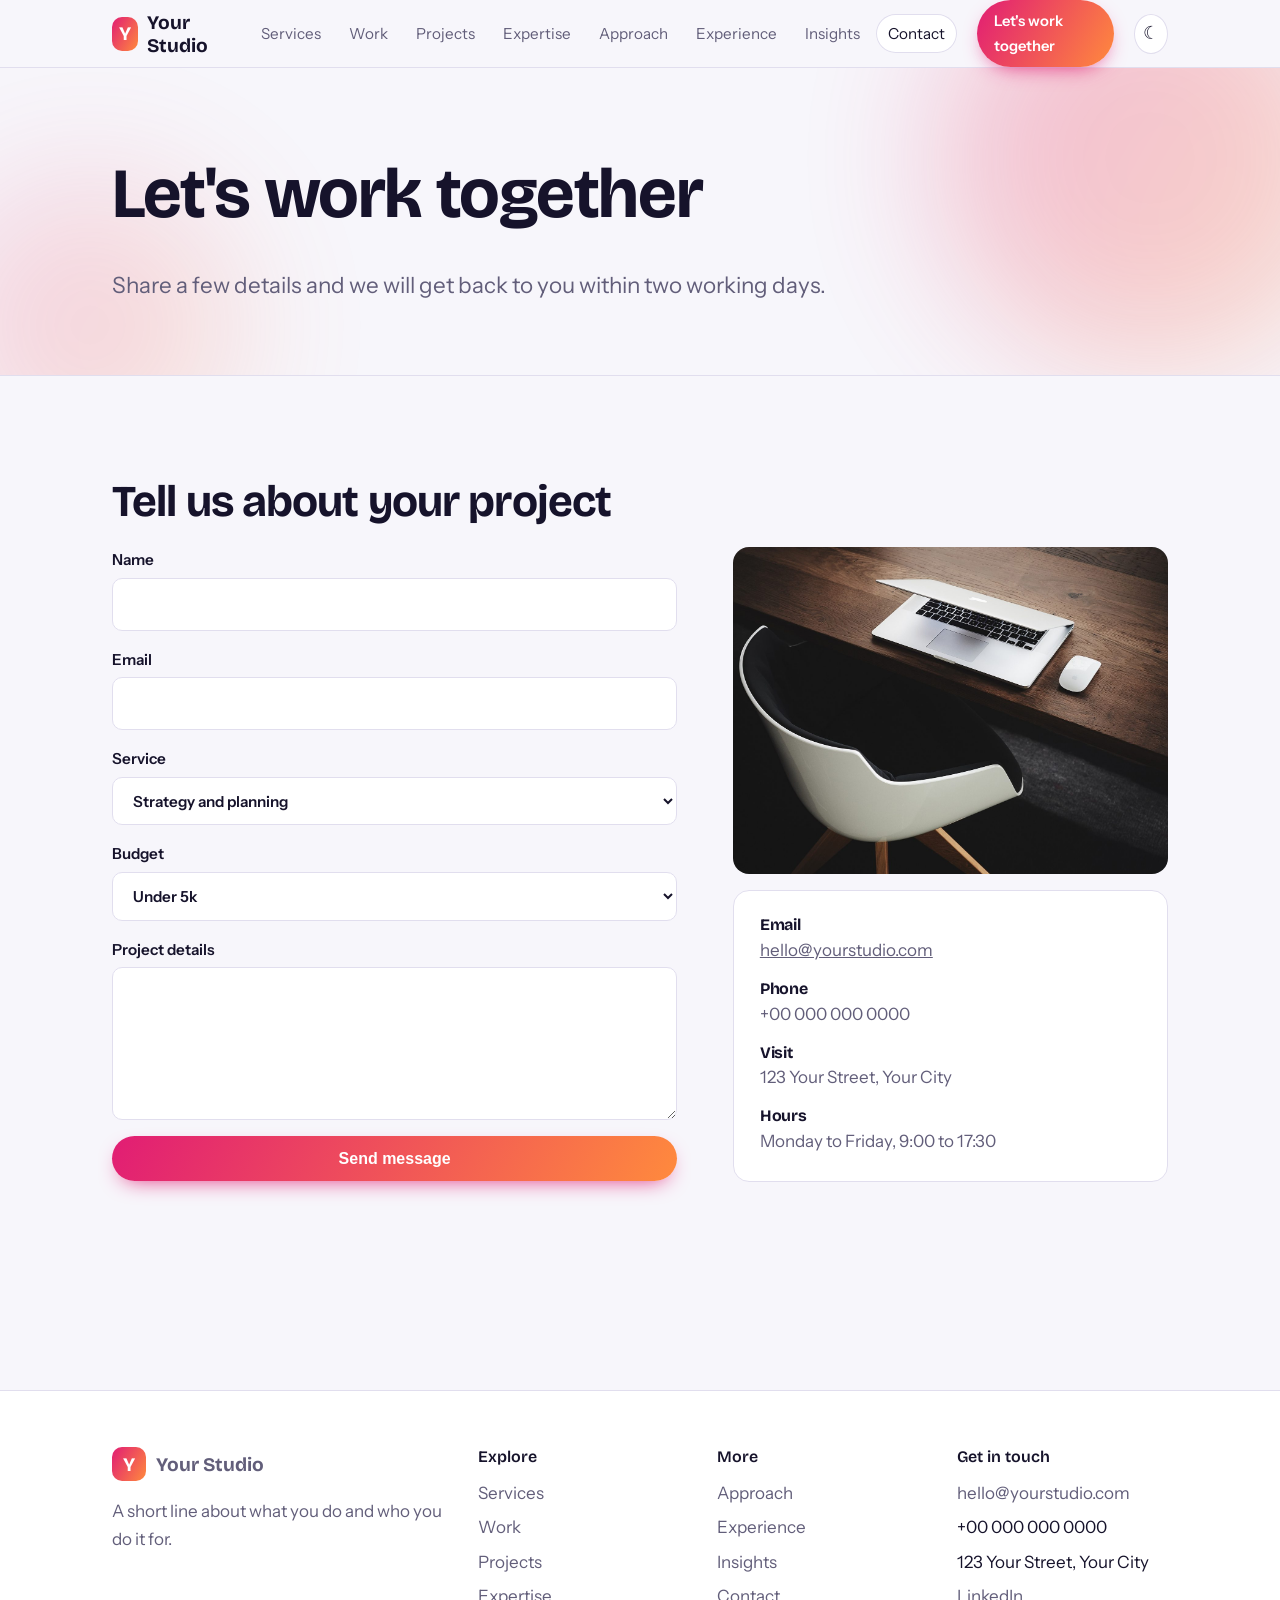
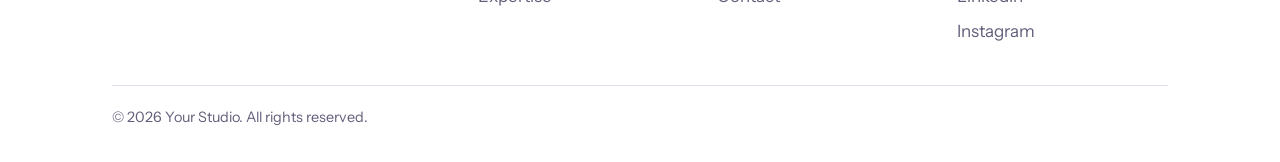
<file: contact.html>
<!DOCTYPE html>
<html lang="en">
<head>
<meta charset="utf-8">
<meta name="viewport" content="width=device-width, initial-scale=1">
<title>Let's Work Together | Your Studio</title>
<meta name="description" content="Replace with a short description of this page.">
<script>try{var t=localStorage.getItem("theme")||(matchMedia("(prefers-color-scheme: dark)").matches?"dark":"light");document.documentElement.dataset.theme=t}catch(e){}</script>
<link rel="preconnect" href="https://fonts.googleapis.com">
<link rel="stylesheet" href="https://fonts.googleapis.com/css2?family=Bricolage+Grotesque:wght@500;700&family=Instrument+Sans:wght@400;600&display=swap">
<link rel="stylesheet" href="style.css">
<script src="script.js" defer></script>
</head>
<body>
<header class="site-header" id="site-header"><div class="wrap">
<a class="brand" href="index.html"><i>Y</i>Your Studio</a>
<nav class="nav" id="nav" aria-label="Main"><a href="services.html">Services</a><a href="work.html">Work</a><a href="projects.html">Projects</a><a href="expertise.html">Expertise</a><a href="approach.html">Approach</a><a href="experience.html">Experience</a><a href="insights.html">Insights</a><a href="contact.html" aria-current="page">Contact</a></nav>
<a class="btn head-cta" href="contact.html">Let's work together</a>
<button class="icon-btn" id="themeBtn" aria-label="Toggle light or dark theme"></button>
<button class="icon-btn burger" id="burger" aria-label="Open menu" aria-expanded="false">&#9776;</button>
</div><div class="progress" id="progress"></div></header>
<main>
<section class="page-hero"><span class="blob a"></span><span class="blob b"></span><div class="wrap"><h1>Let's work together</h1><p class="lead">Share a few details and we will get back to you within two working days.</p></div></section><section class="section" data-title="Contact"><div class="wrap"><h2>Tell us about your project</h2><div class="split"><form id="contact-form" data-email="hello@yourstudio.com"><label>Name<input name="name" required></label><label>Email<input name="email" type="email" required></label><label>Service<select name="service"><option>Strategy and planning</option><option>Brand and identity</option><option>Creative production</option><option>Communications and content</option><option>Spaces and experiences</option><option>Advice and training</option></select></label><label>Budget<select name="budget"><option>Under 5k</option><option>5k to 15k</option><option>15k to 50k</option><option>50k+</option></select></label><label>Project details<textarea name="message" rows="5" required></textarea></label><button class="btn" type="submit">Send message</button><p class="form-note" id="form-note" role="status"></p></form>
<div><div class="media" style="aspect-ratio:4/3"><img src="https://images.unsplash.com/photo-1497366216548-37526070297c?auto=format&fit=crop&w=1200&q=75" alt="Bright studio space" loading="lazy" onerror="this.onerror=null;this.src='studio-desk.jpg'"></div><div class="card info-list"><div><h3>Email</h3><p><a href="mailto:hello@yourstudio.com">hello@yourstudio.com</a></p></div><div><h3>Phone</h3><p>+00 000 000 0000</p></div><div><h3>Visit</h3><p>123 Your Street, Your City</p></div><div><h3>Hours</h3><p>Monday to Friday, 9:00 to 17:30</p></div></div></div></div></div></section>
</main>
<footer class="site-footer" id="site-footer"><div class="wrap"><div class="foot">
<div><a class="brand" href="index.html"><i>Y</i>Your Studio</a><p class="muted" style="margin-top:1rem">A short line about what you do and who you do it for.</p></div>
<div><h4>Explore</h4><ul><li><a href="services.html">Services</a></li><li><a href="work.html">Work</a></li><li><a href="projects.html">Projects</a></li><li><a href="expertise.html">Expertise</a></li></ul></div>
<div><h4>More</h4><ul><li><a href="approach.html">Approach</a></li><li><a href="experience.html">Experience</a></li><li><a href="insights.html">Insights</a></li><li><a href="contact.html">Contact</a></li></ul></div>
<div><h4>Get in touch</h4><ul><li><a href="mailto:hello@yourstudio.com">hello@yourstudio.com</a></li><li>+00 000 000 0000</li><li>123 Your Street, Your City</li><li><a href="#">LinkedIn</a></li><li><a href="#">Instagram</a></li></ul></div>
</div><div class="legal">&copy; 2026 Your Studio. All rights reserved.</div></div></footer>
</body>
</html>
</file>
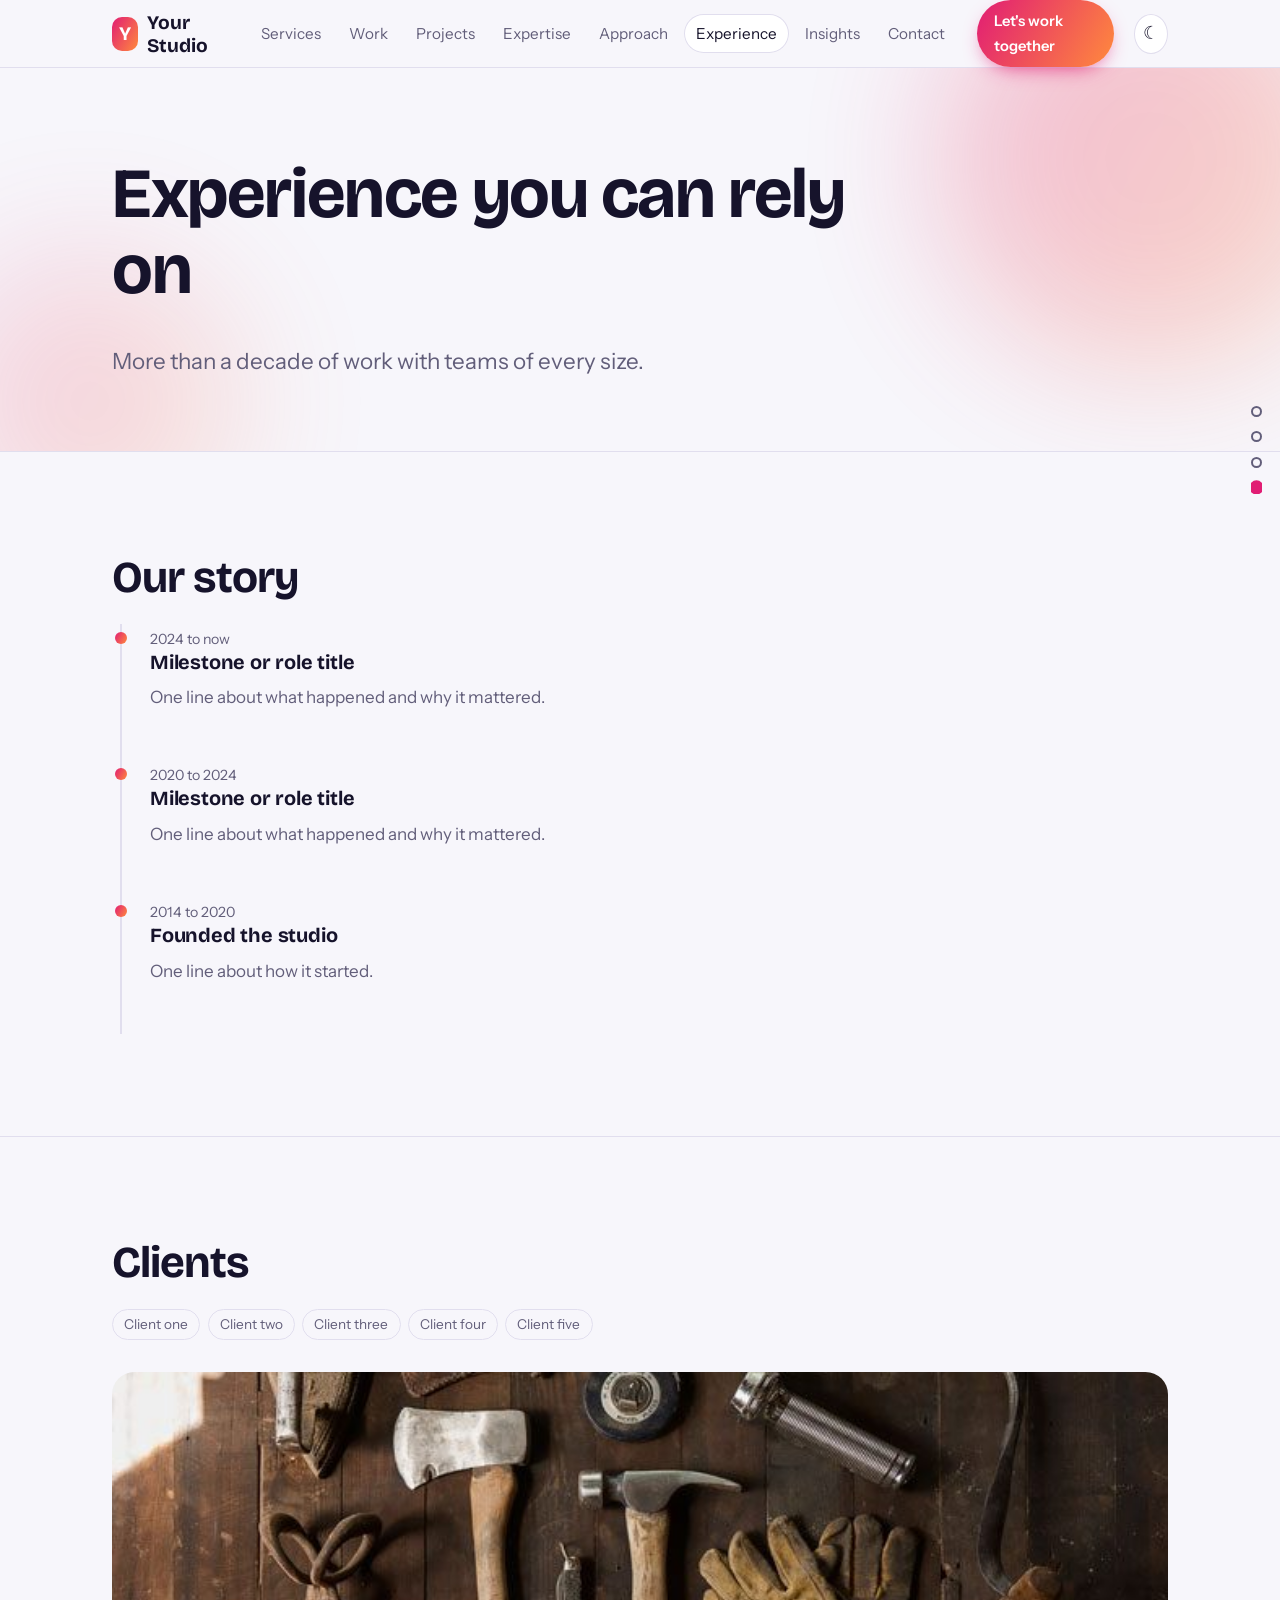
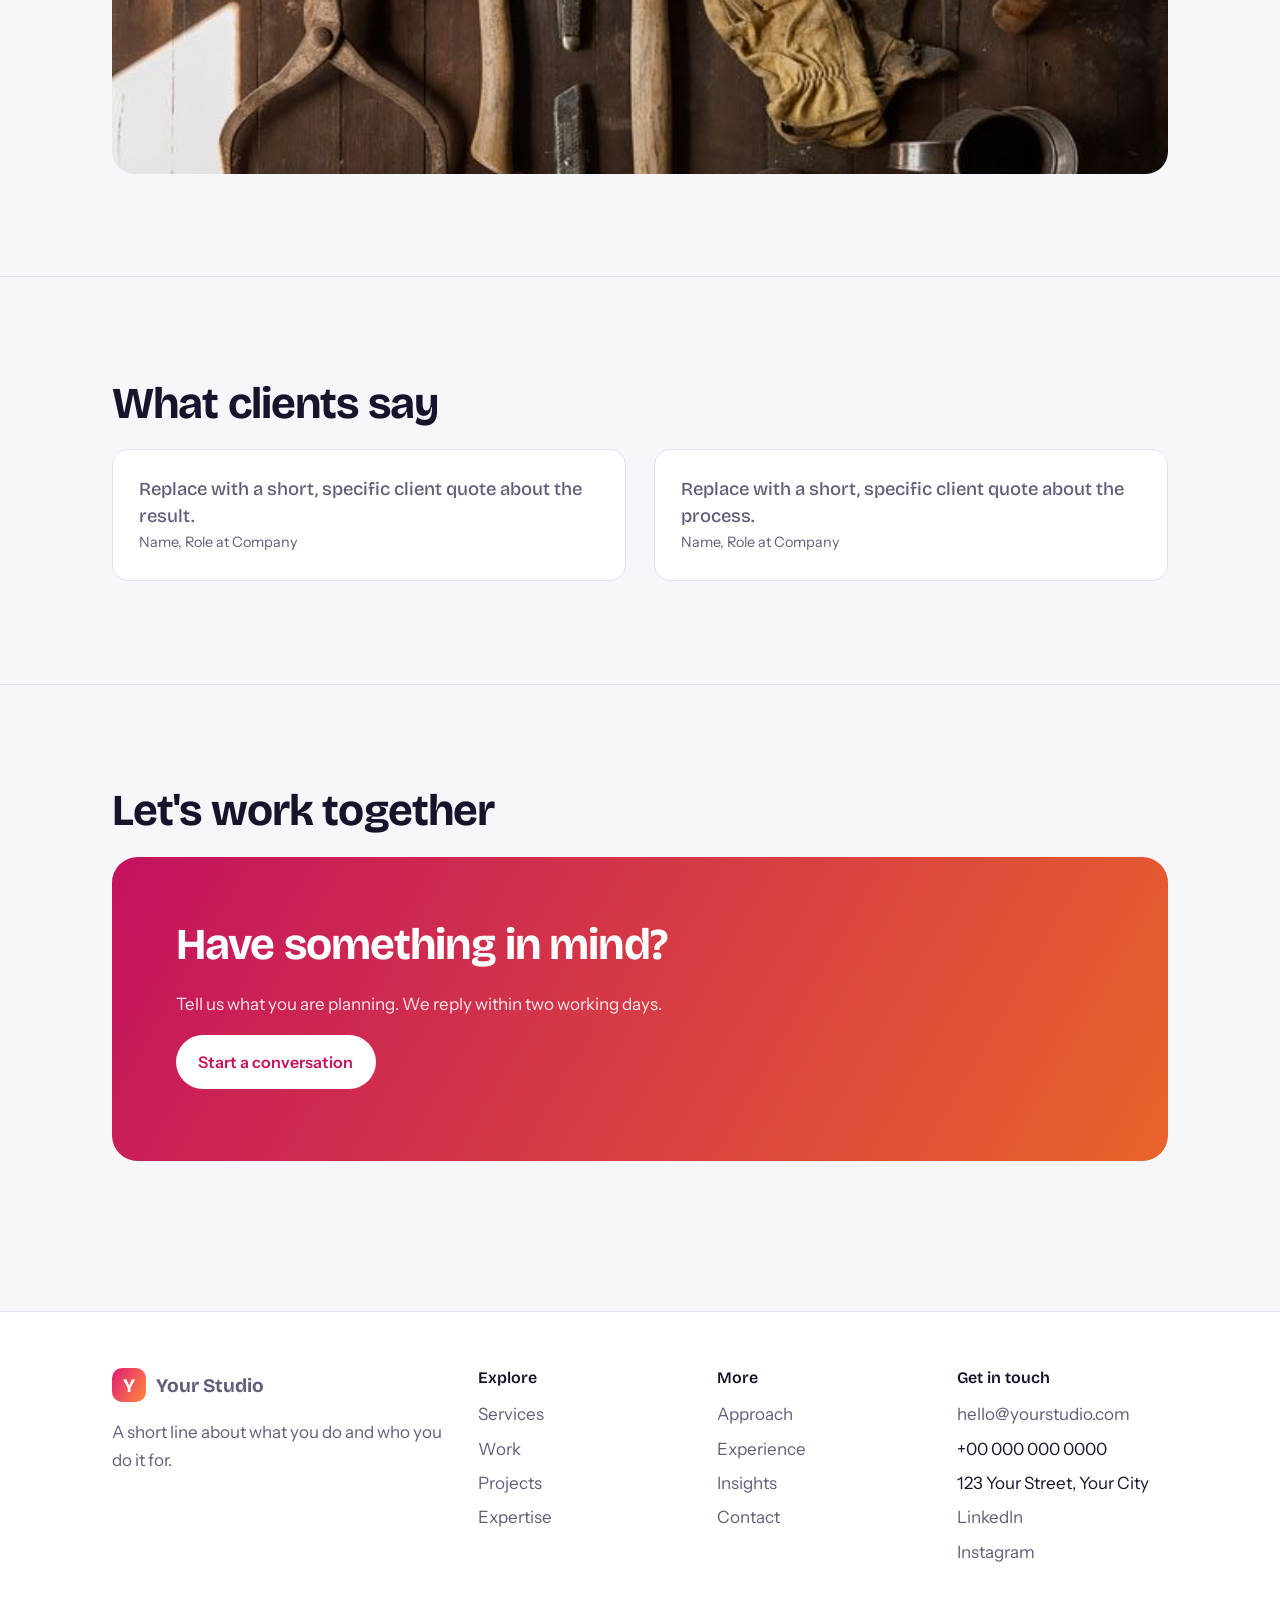
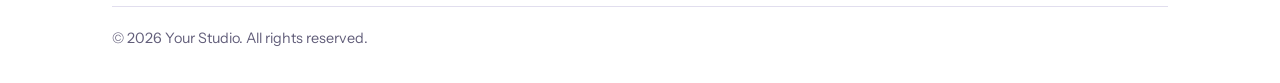
<file: experience.html>
<!DOCTYPE html>
<html lang="en">
<head>
<meta charset="utf-8">
<meta name="viewport" content="width=device-width, initial-scale=1">
<title>Experience | Your Studio</title>
<meta name="description" content="Replace with a short description of this page.">
<script>try{var t=localStorage.getItem("theme")||(matchMedia("(prefers-color-scheme: dark)").matches?"dark":"light");document.documentElement.dataset.theme=t}catch(e){}</script>
<link rel="preconnect" href="https://fonts.googleapis.com">
<link rel="stylesheet" href="https://fonts.googleapis.com/css2?family=Bricolage+Grotesque:wght@500;700&family=Instrument+Sans:wght@400;600&display=swap">
<link rel="stylesheet" href="style.css">
<script src="script.js" defer></script>
</head>
<body>
<header class="site-header" id="site-header"><div class="wrap">
<a class="brand" href="index.html"><i>Y</i>Your Studio</a>
<nav class="nav" id="nav" aria-label="Main"><a href="services.html">Services</a><a href="work.html">Work</a><a href="projects.html">Projects</a><a href="expertise.html">Expertise</a><a href="approach.html">Approach</a><a href="experience.html" aria-current="page">Experience</a><a href="insights.html">Insights</a><a href="contact.html">Contact</a></nav>
<a class="btn head-cta" href="contact.html">Let's work together</a>
<button class="icon-btn" id="themeBtn" aria-label="Toggle light or dark theme"></button>
<button class="icon-btn burger" id="burger" aria-label="Open menu" aria-expanded="false">&#9776;</button>
</div><div class="progress" id="progress"></div></header>
<main>
<section class="page-hero"><span class="blob a"></span><span class="blob b"></span><div class="wrap"><h1>Experience you can rely on</h1><p class="lead">More than a decade of work with teams of every size.</p></div></section><section class="section" data-title="Timeline"><div class="wrap"><h2>Our story</h2><div class="timeline"><article><small>2024 to now</small><h3>Milestone or role title</h3><p class="muted">One line about what happened and why it mattered.</p></article><article><small>2020 to 2024</small><h3>Milestone or role title</h3><p class="muted">One line about what happened and why it mattered.</p></article><article><small>2014 to 2020</small><h3>Founded the studio</h3><p class="muted">One line about how it started.</p></article></div></div></section><section class="section" data-title="Clients"><div class="wrap"><h2>Clients</h2><ul class="tags"><li>Client one</li><li>Client two</li><li>Client three</li><li>Client four</li><li>Client five</li></ul><div class="band"><img src="https://images.unsplash.com/photo-1521737604893-d14cc237f11d?auto=format&fit=crop&w=1200&q=75" alt="Hands joined together in teamwork" loading="lazy" onerror="this.onerror=null;this.src='workshop.jpg'"></div></div></section><section class="section" data-title="Testimonials"><div class="wrap"><h2>What clients say</h2><div class="grid"><blockquote class="card"><p>Replace with a short, specific client quote about the result.</p><footer>Name, Role at Company</footer></blockquote><blockquote class="card"><p>Replace with a short, specific client quote about the process.</p><footer>Name, Role at Company</footer></blockquote></div></div></section><section class="section" data-title="Let's work together"><div class="wrap"><h2>Let's work together</h2><div class="cta-band"><h2>Have something in mind?</h2><p>Tell us what you are planning. We reply within two working days.</p><a class="btn" href="contact.html">Start a conversation</a></div></div></section>
</main>
<footer class="site-footer" id="site-footer"><div class="wrap"><div class="foot">
<div><a class="brand" href="index.html"><i>Y</i>Your Studio</a><p class="muted" style="margin-top:1rem">A short line about what you do and who you do it for.</p></div>
<div><h4>Explore</h4><ul><li><a href="services.html">Services</a></li><li><a href="work.html">Work</a></li><li><a href="projects.html">Projects</a></li><li><a href="expertise.html">Expertise</a></li></ul></div>
<div><h4>More</h4><ul><li><a href="approach.html">Approach</a></li><li><a href="experience.html">Experience</a></li><li><a href="insights.html">Insights</a></li><li><a href="contact.html">Contact</a></li></ul></div>
<div><h4>Get in touch</h4><ul><li><a href="mailto:hello@yourstudio.com">hello@yourstudio.com</a></li><li>+00 000 000 0000</li><li>123 Your Street, Your City</li><li><a href="#">LinkedIn</a></li><li><a href="#">Instagram</a></li></ul></div>
</div><div class="legal">&copy; 2026 Your Studio. All rights reserved.</div></div></footer>
</body>
</html>
</file>
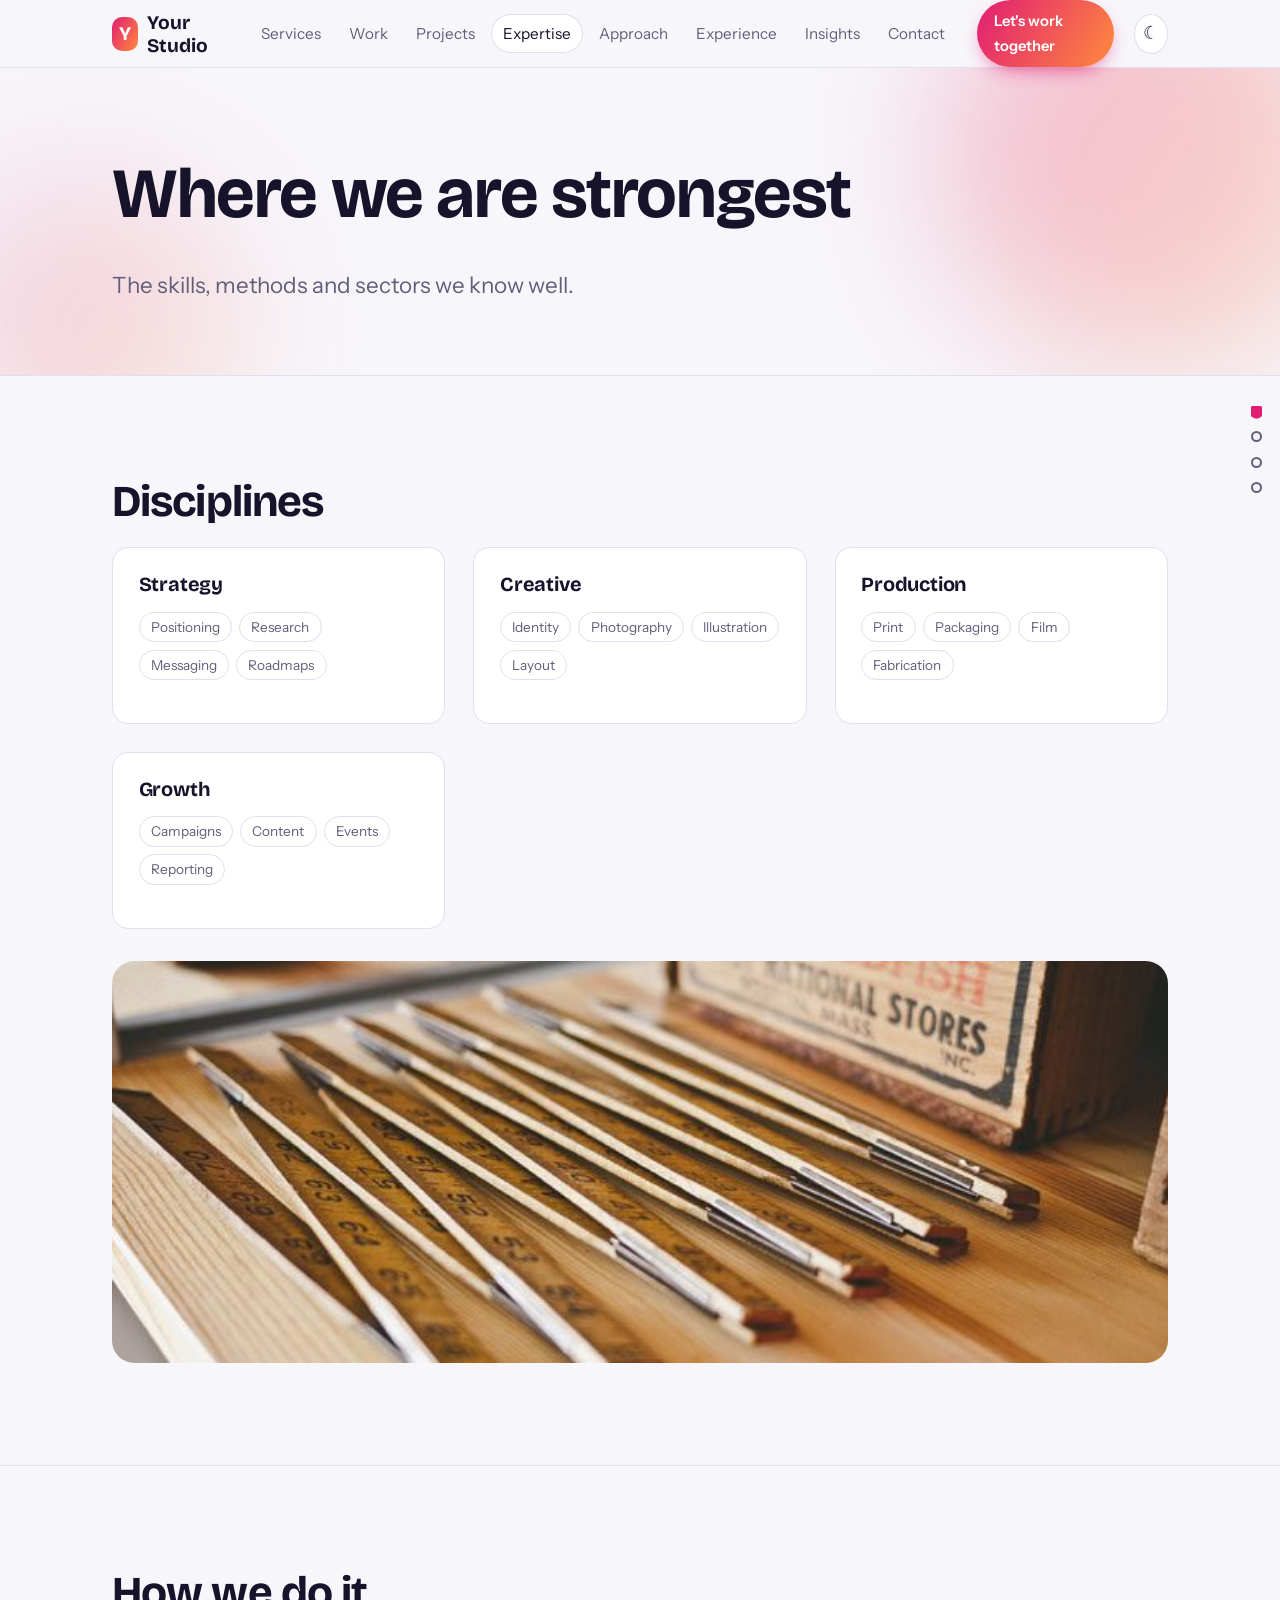
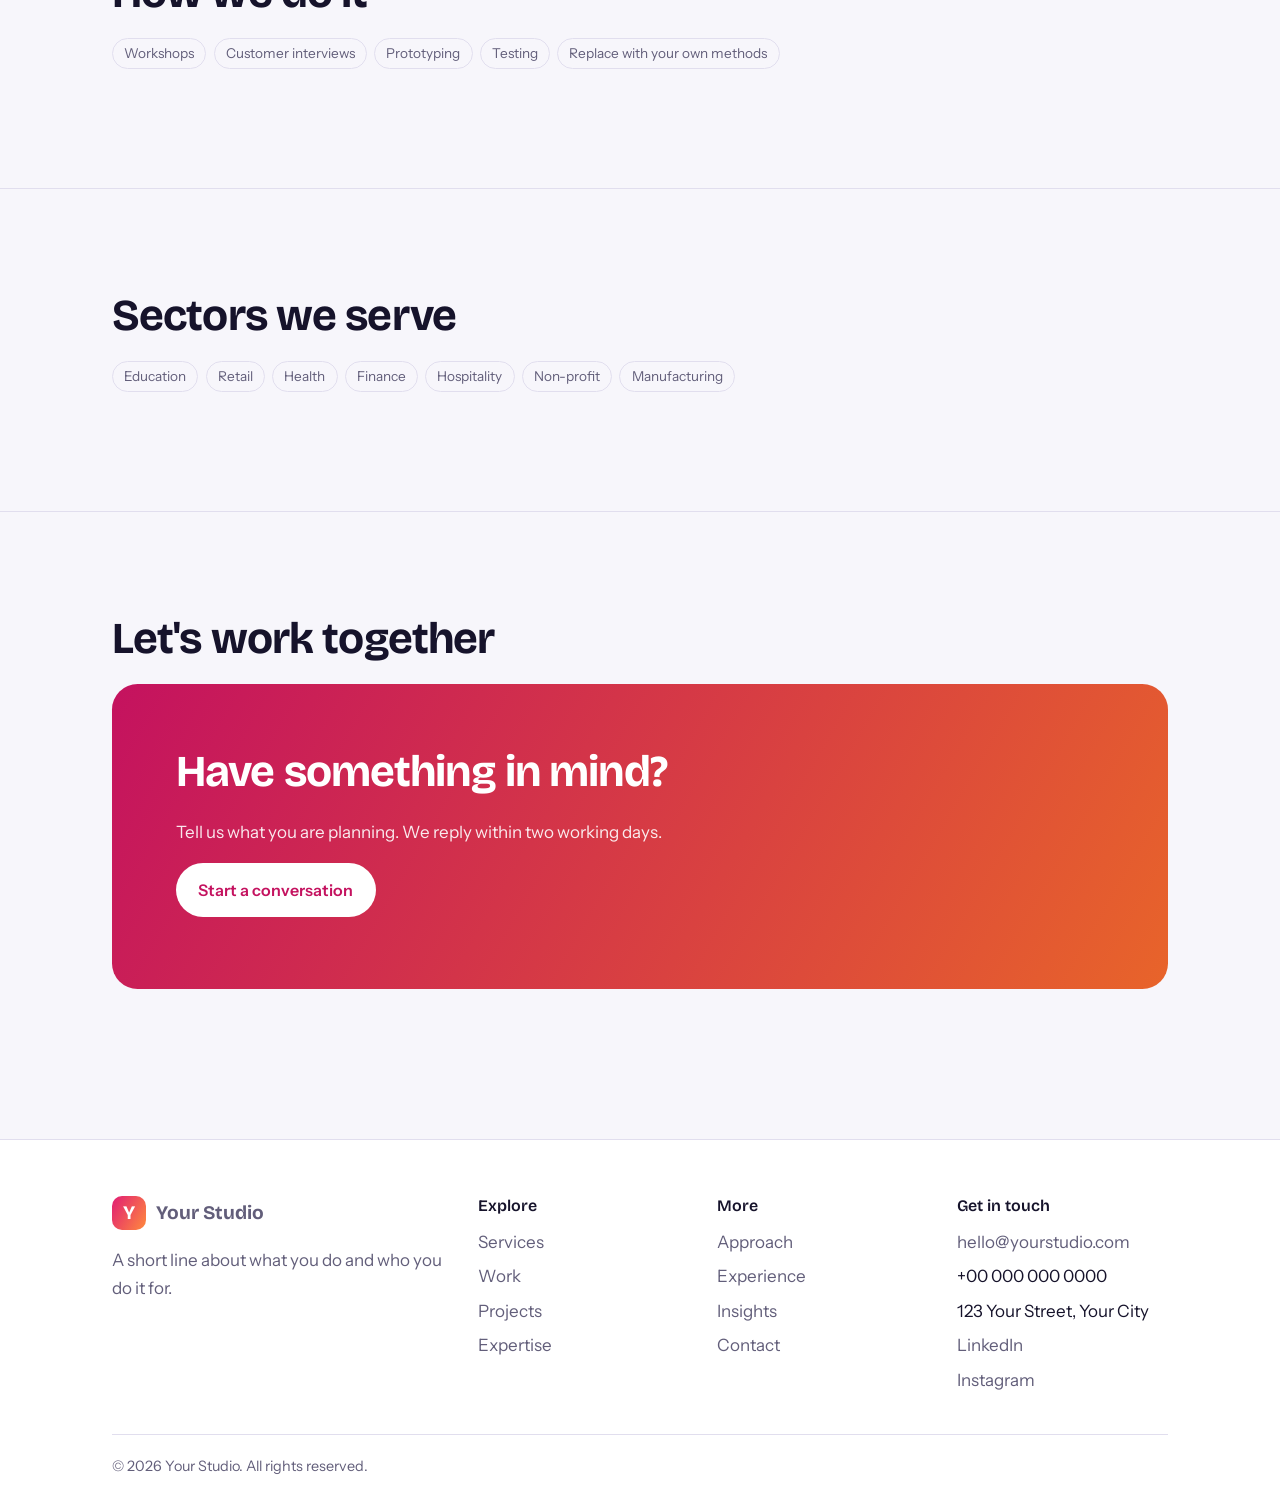
<file: expertise.html>
<!DOCTYPE html>
<html lang="en">
<head>
<meta charset="utf-8">
<meta name="viewport" content="width=device-width, initial-scale=1">
<title>Expertise | Your Studio</title>
<meta name="description" content="Replace with a short description of this page.">
<script>try{var t=localStorage.getItem("theme")||(matchMedia("(prefers-color-scheme: dark)").matches?"dark":"light");document.documentElement.dataset.theme=t}catch(e){}</script>
<link rel="preconnect" href="https://fonts.googleapis.com">
<link rel="stylesheet" href="https://fonts.googleapis.com/css2?family=Bricolage+Grotesque:wght@500;700&family=Instrument+Sans:wght@400;600&display=swap">
<link rel="stylesheet" href="style.css">
<script src="script.js" defer></script>
</head>
<body>
<header class="site-header" id="site-header"><div class="wrap">
<a class="brand" href="index.html"><i>Y</i>Your Studio</a>
<nav class="nav" id="nav" aria-label="Main"><a href="services.html">Services</a><a href="work.html">Work</a><a href="projects.html">Projects</a><a href="expertise.html" aria-current="page">Expertise</a><a href="approach.html">Approach</a><a href="experience.html">Experience</a><a href="insights.html">Insights</a><a href="contact.html">Contact</a></nav>
<a class="btn head-cta" href="contact.html">Let's work together</a>
<button class="icon-btn" id="themeBtn" aria-label="Toggle light or dark theme"></button>
<button class="icon-btn burger" id="burger" aria-label="Open menu" aria-expanded="false">&#9776;</button>
</div><div class="progress" id="progress"></div></header>
<main>
<section class="page-hero"><span class="blob a"></span><span class="blob b"></span><div class="wrap"><h1>Where we are strongest</h1><p class="lead">The skills, methods and sectors we know well.</p></div></section><section class="section" data-title="Disciplines"><div class="wrap"><h2>Disciplines</h2><div class="grid"><div class="card"><h3>Strategy</h3><ul class="tags"><li>Positioning</li><li>Research</li><li>Messaging</li><li>Roadmaps</li></ul></div><div class="card"><h3>Creative</h3><ul class="tags"><li>Identity</li><li>Photography</li><li>Illustration</li><li>Layout</li></ul></div><div class="card"><h3>Production</h3><ul class="tags"><li>Print</li><li>Packaging</li><li>Film</li><li>Fabrication</li></ul></div><div class="card"><h3>Growth</h3><ul class="tags"><li>Campaigns</li><li>Content</li><li>Events</li><li>Reporting</li></ul></div></div><div class="band"><img src="https://images.unsplash.com/photo-1454165804606-c3d57bc86b40?auto=format&fit=crop&w=1200&q=75" alt="A desk with notes and a laptop" loading="lazy" onerror="this.onerror=null;this.src='measuring.jpg'"></div></div></section><section class="section" data-title="Methods"><div class="wrap"><h2>How we do it</h2><ul class="tags"><li>Workshops</li><li>Customer interviews</li><li>Prototyping</li><li>Testing</li><li>Replace with your own methods</li></ul></div></section><section class="section" data-title="Sectors"><div class="wrap"><h2>Sectors we serve</h2><ul class="tags"><li>Education</li><li>Retail</li><li>Health</li><li>Finance</li><li>Hospitality</li><li>Non-profit</li><li>Manufacturing</li></ul></div></section><section class="section" data-title="Let's work together"><div class="wrap"><h2>Let's work together</h2><div class="cta-band"><h2>Have something in mind?</h2><p>Tell us what you are planning. We reply within two working days.</p><a class="btn" href="contact.html">Start a conversation</a></div></div></section>
</main>
<footer class="site-footer" id="site-footer"><div class="wrap"><div class="foot">
<div><a class="brand" href="index.html"><i>Y</i>Your Studio</a><p class="muted" style="margin-top:1rem">A short line about what you do and who you do it for.</p></div>
<div><h4>Explore</h4><ul><li><a href="services.html">Services</a></li><li><a href="work.html">Work</a></li><li><a href="projects.html">Projects</a></li><li><a href="expertise.html">Expertise</a></li></ul></div>
<div><h4>More</h4><ul><li><a href="approach.html">Approach</a></li><li><a href="experience.html">Experience</a></li><li><a href="insights.html">Insights</a></li><li><a href="contact.html">Contact</a></li></ul></div>
<div><h4>Get in touch</h4><ul><li><a href="mailto:hello@yourstudio.com">hello@yourstudio.com</a></li><li>+00 000 000 0000</li><li>123 Your Street, Your City</li><li><a href="#">LinkedIn</a></li><li><a href="#">Instagram</a></li></ul></div>
</div><div class="legal">&copy; 2026 Your Studio. All rights reserved.</div></div></footer>
</body>
</html>
</file>
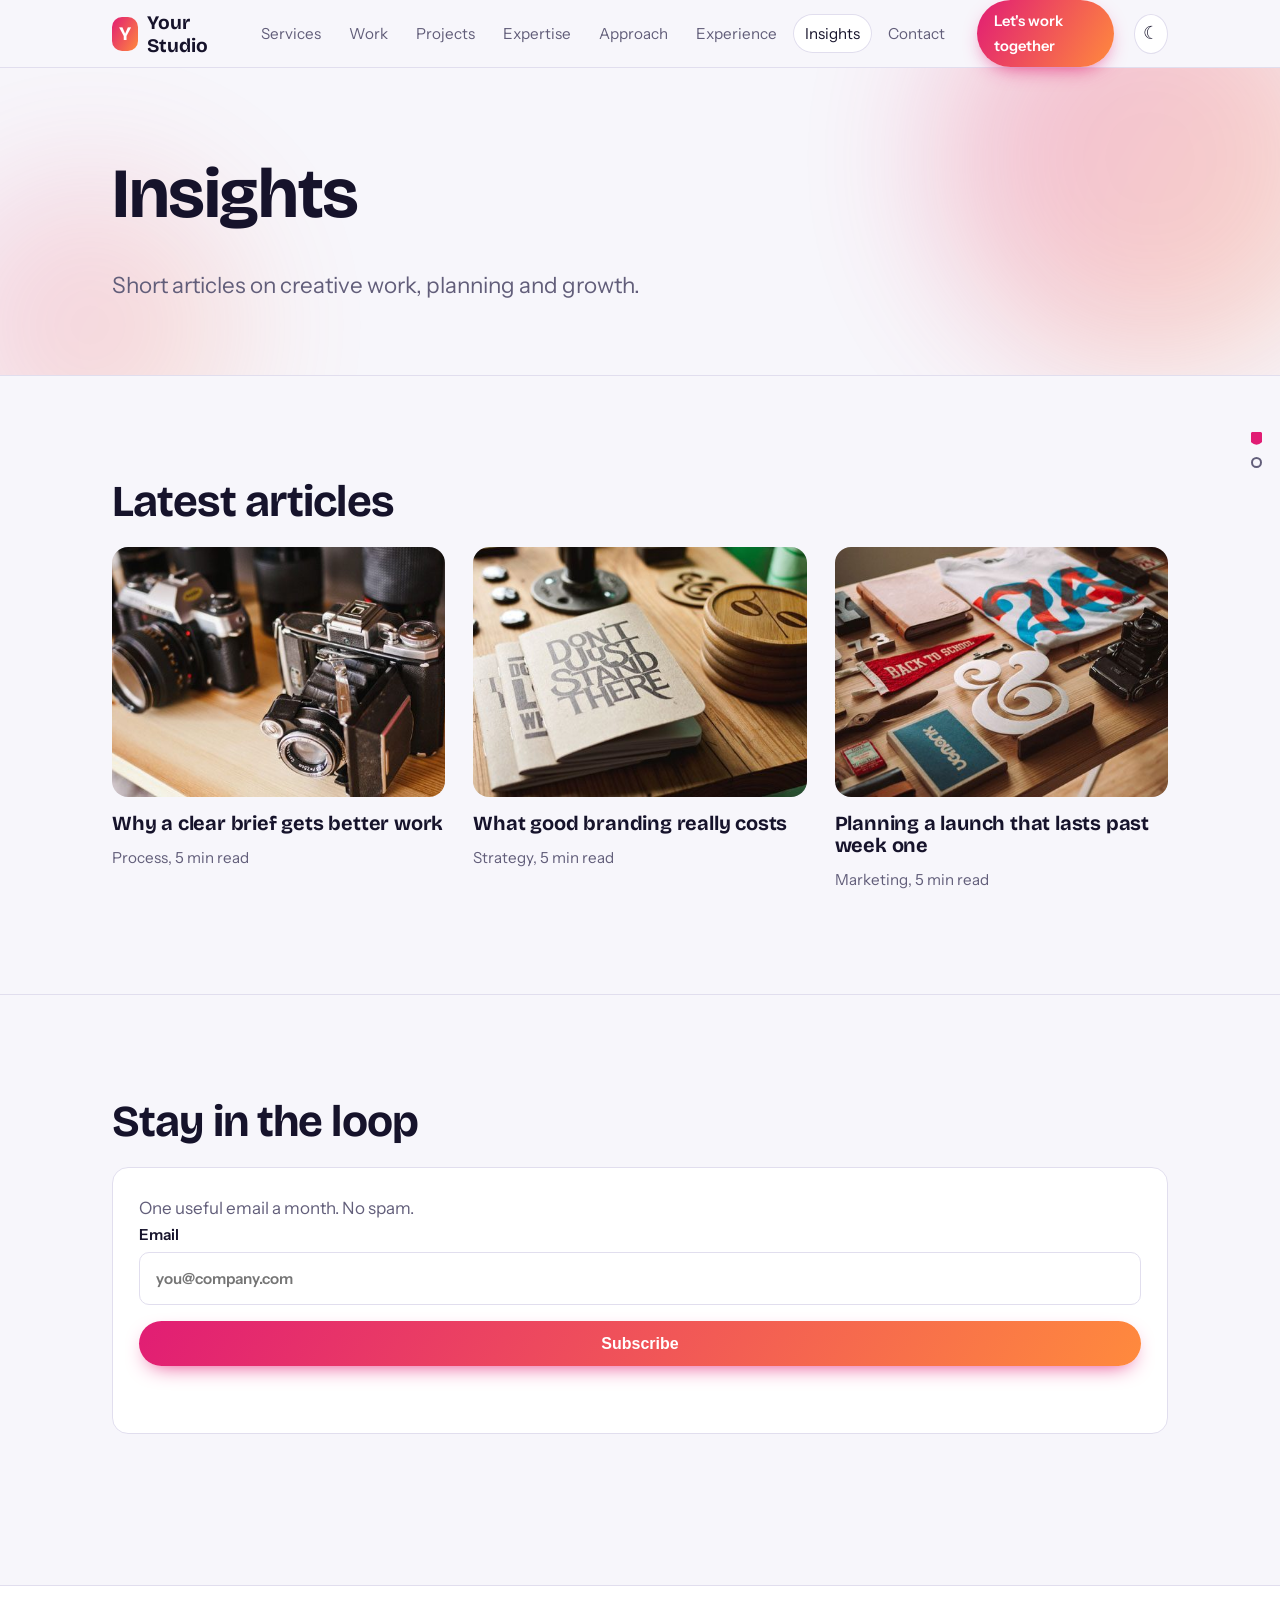
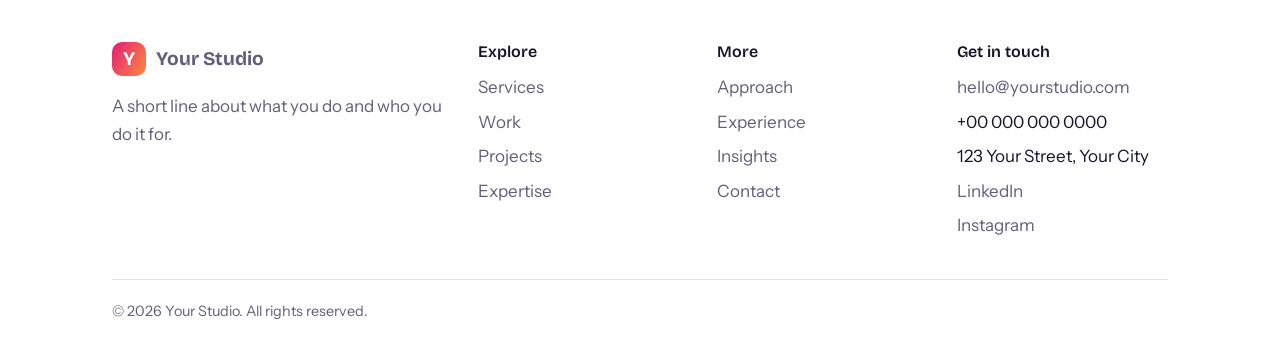
<file: insights.html>
<!DOCTYPE html>
<html lang="en">
<head>
<meta charset="utf-8">
<meta name="viewport" content="width=device-width, initial-scale=1">
<title>Insights | Your Studio</title>
<meta name="description" content="Replace with a short description of this page.">
<script>try{var t=localStorage.getItem("theme")||(matchMedia("(prefers-color-scheme: dark)").matches?"dark":"light");document.documentElement.dataset.theme=t}catch(e){}</script>
<link rel="preconnect" href="https://fonts.googleapis.com">
<link rel="stylesheet" href="https://fonts.googleapis.com/css2?family=Bricolage+Grotesque:wght@500;700&family=Instrument+Sans:wght@400;600&display=swap">
<link rel="stylesheet" href="style.css">
<script src="script.js" defer></script>
</head>
<body>
<header class="site-header" id="site-header"><div class="wrap">
<a class="brand" href="index.html"><i>Y</i>Your Studio</a>
<nav class="nav" id="nav" aria-label="Main"><a href="services.html">Services</a><a href="work.html">Work</a><a href="projects.html">Projects</a><a href="expertise.html">Expertise</a><a href="approach.html">Approach</a><a href="experience.html">Experience</a><a href="insights.html" aria-current="page">Insights</a><a href="contact.html">Contact</a></nav>
<a class="btn head-cta" href="contact.html">Let's work together</a>
<button class="icon-btn" id="themeBtn" aria-label="Toggle light or dark theme"></button>
<button class="icon-btn burger" id="burger" aria-label="Open menu" aria-expanded="false">&#9776;</button>
</div><div class="progress" id="progress"></div></header>
<main>
<section class="page-hero"><span class="blob a"></span><span class="blob b"></span><div class="wrap"><h1>Insights</h1><p class="lead">Short articles on creative work, planning and growth.</p></div></section><section class="section" data-title="Latest"><div class="wrap"><h2>Latest articles</h2><div class="grid"><a class="work-item" href="article-1.html"><div class="media"><img src="https://images.unsplash.com/photo-1552664730-d307ca884978?auto=format&fit=crop&w=1200&q=75" alt="Why a clear brief gets better work" loading="lazy" onerror="this.onerror=null;this.src='cameras.jpg'"></div><h3>Why a clear brief gets better work</h3><p>Process, 5 min read</p></a><a class="work-item" href="article-2.html"><div class="media"><img src="https://images.unsplash.com/photo-1542744173-8e7e53415bb0?auto=format&fit=crop&w=1200&q=75" alt="What good branding really costs" loading="lazy" onerror="this.onerror=null;this.src='stationery.jpg'"></div><h3>What good branding really costs</h3><p>Strategy, 5 min read</p></a><a class="work-item" href="article-3.html"><div class="media"><img src="https://images.unsplash.com/photo-1519389950473-47ba0277781c?auto=format&fit=crop&w=1200&q=75" alt="Planning a launch that lasts past week one" loading="lazy" onerror="this.onerror=null;this.src='brand-flatlay.jpg'"></div><h3>Planning a launch that lasts past week one</h3><p>Marketing, 5 min read</p></a></div></div></section><section class="section" data-title="Newsletter"><div class="wrap"><h2>Stay in the loop</h2><div class="card"><p>One useful email a month. No spam.</p><form id="newsletter"><label>Email<input type="email" required placeholder="you@company.com"></label><button class="btn" type="submit">Subscribe</button><p class="form-note" id="news-note"></p></form></div></div></section>
</main>
<footer class="site-footer" id="site-footer"><div class="wrap"><div class="foot">
<div><a class="brand" href="index.html"><i>Y</i>Your Studio</a><p class="muted" style="margin-top:1rem">A short line about what you do and who you do it for.</p></div>
<div><h4>Explore</h4><ul><li><a href="services.html">Services</a></li><li><a href="work.html">Work</a></li><li><a href="projects.html">Projects</a></li><li><a href="expertise.html">Expertise</a></li></ul></div>
<div><h4>More</h4><ul><li><a href="approach.html">Approach</a></li><li><a href="experience.html">Experience</a></li><li><a href="insights.html">Insights</a></li><li><a href="contact.html">Contact</a></li></ul></div>
<div><h4>Get in touch</h4><ul><li><a href="mailto:hello@yourstudio.com">hello@yourstudio.com</a></li><li>+00 000 000 0000</li><li>123 Your Street, Your City</li><li><a href="#">LinkedIn</a></li><li><a href="#">Instagram</a></li></ul></div>
</div><div class="legal">&copy; 2026 Your Studio. All rights reserved.</div></div></footer>
</body>
</html>
</file>
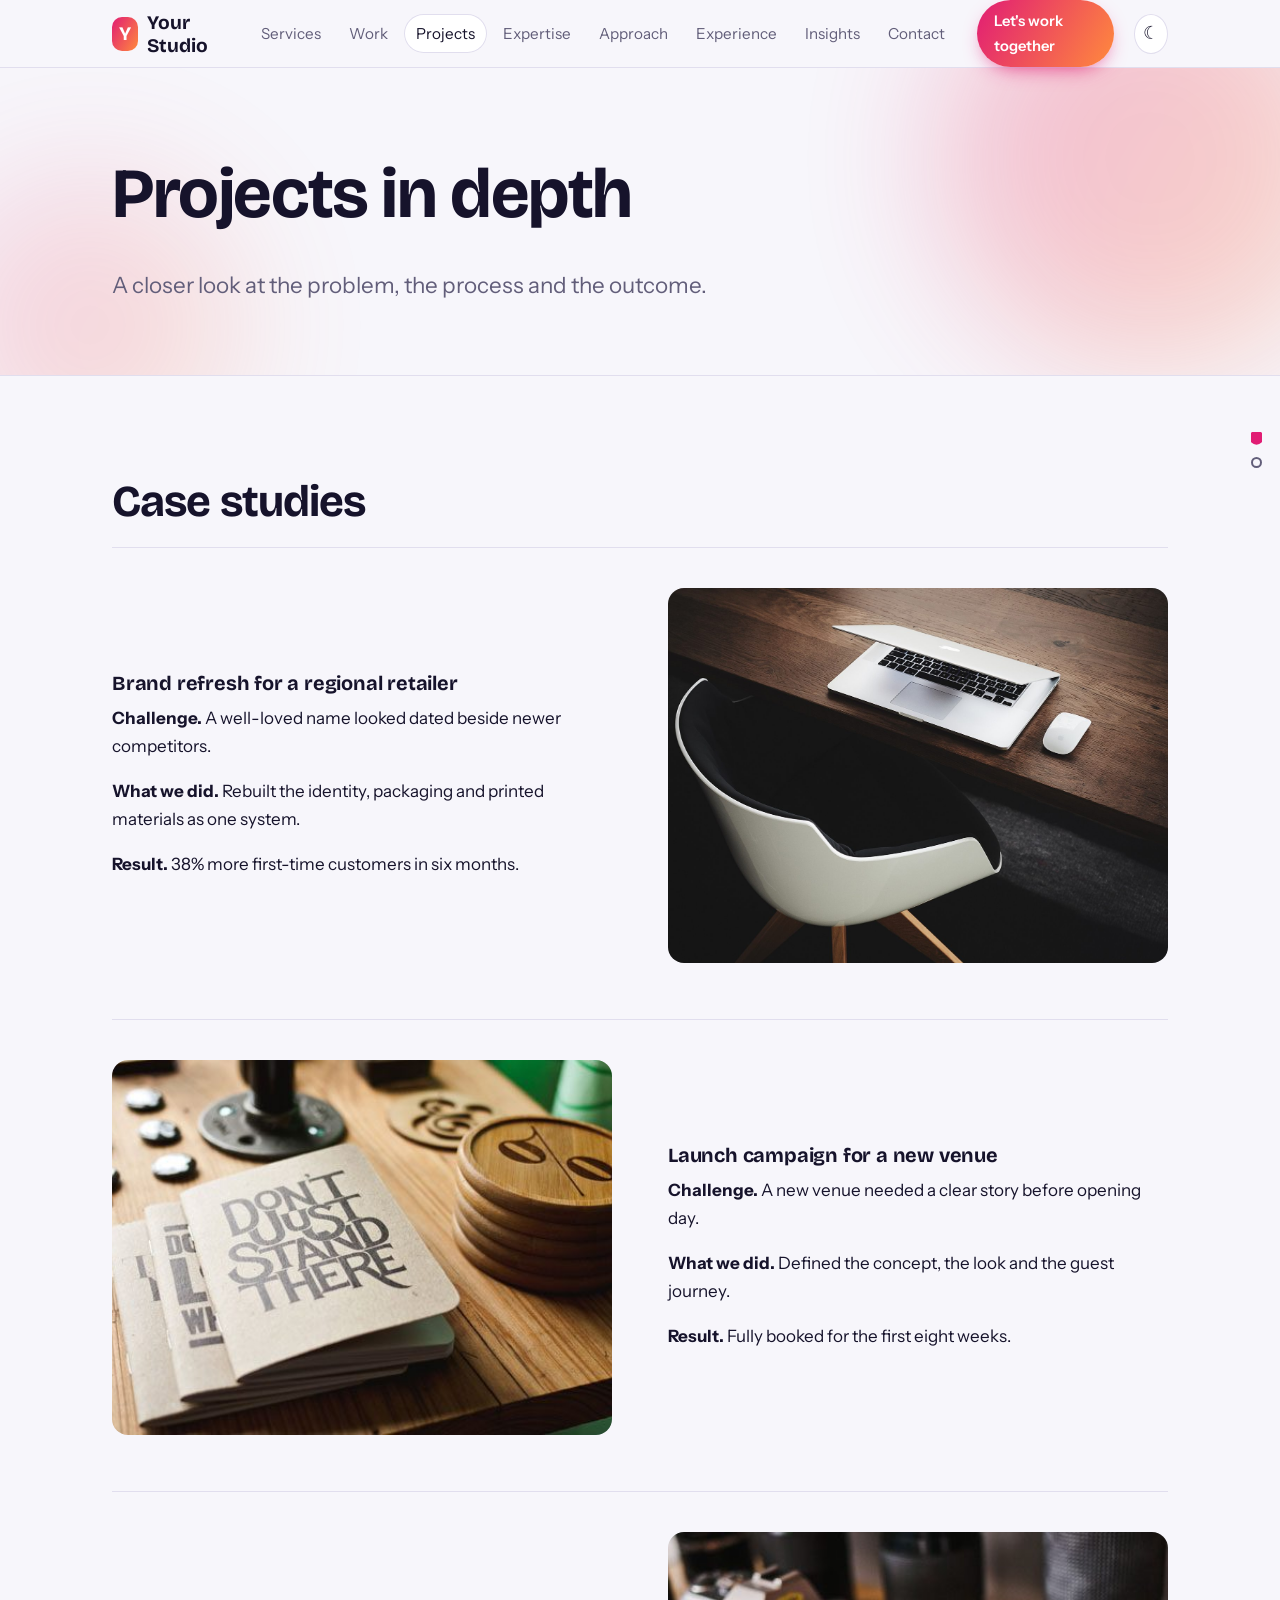
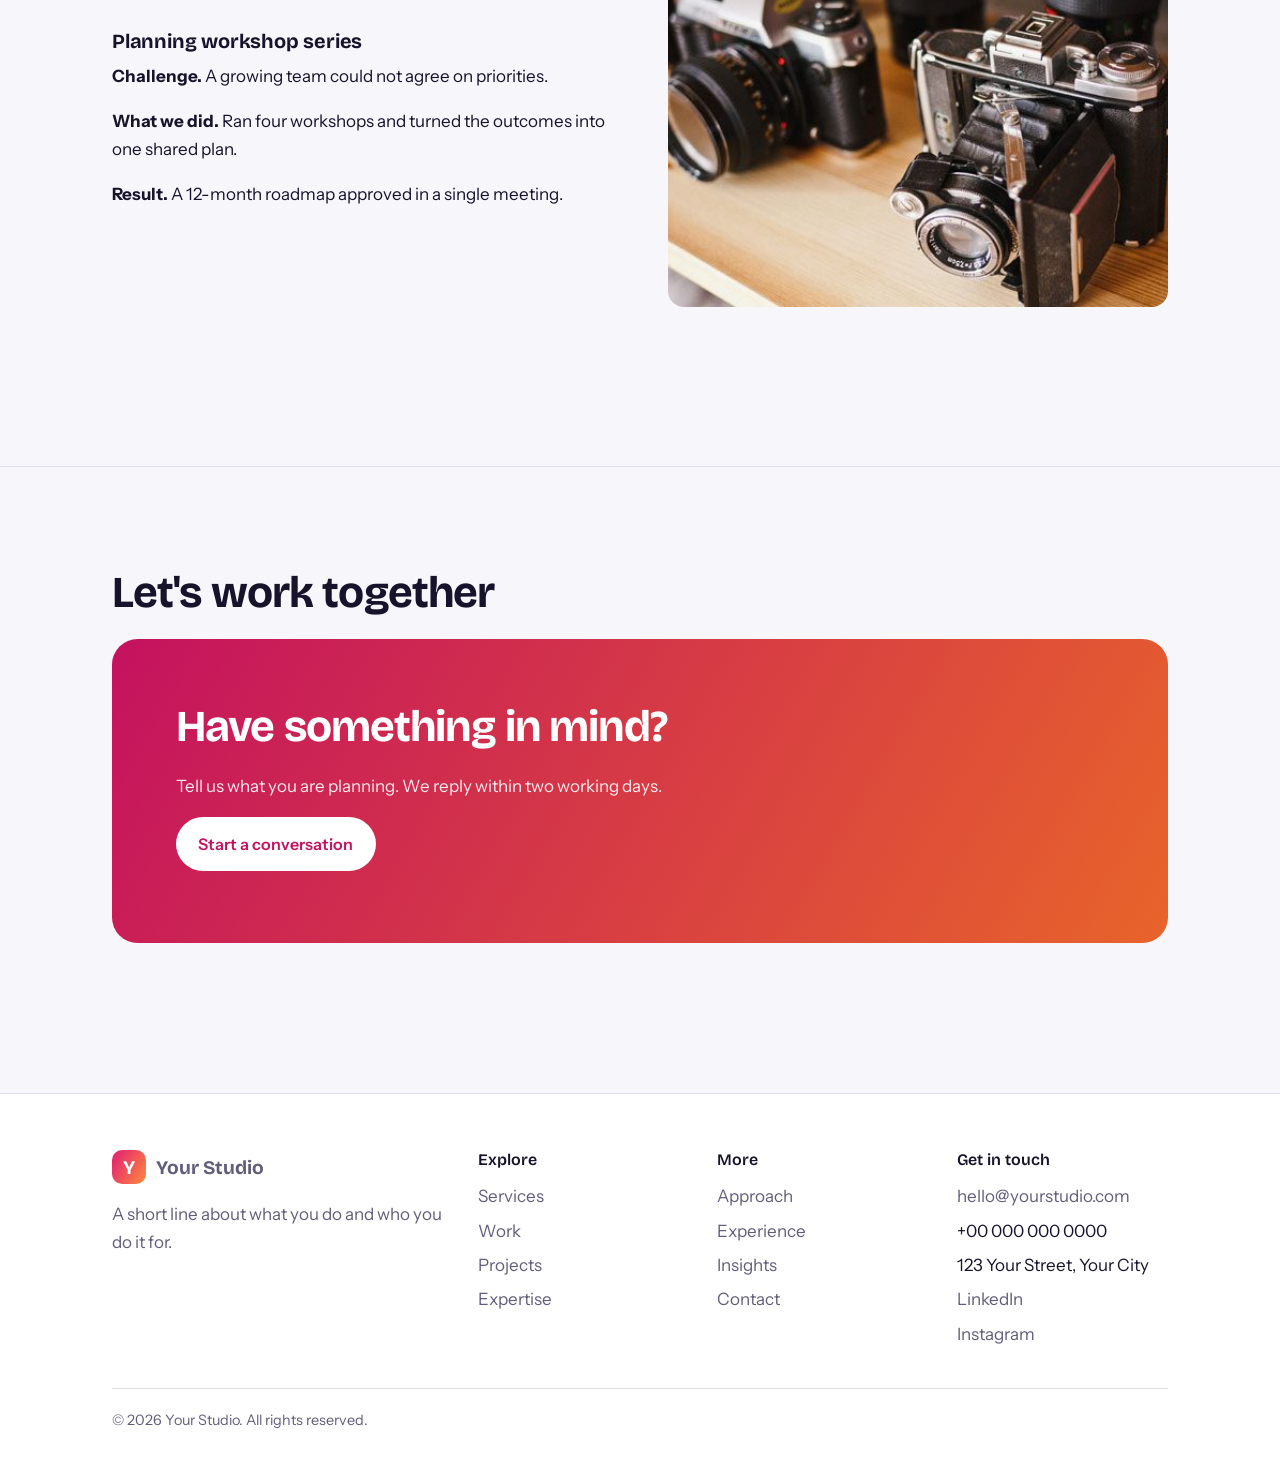
<file: projects.html>
<!DOCTYPE html>
<html lang="en">
<head>
<meta charset="utf-8">
<meta name="viewport" content="width=device-width, initial-scale=1">
<title>Projects | Your Studio</title>
<meta name="description" content="Replace with a short description of this page.">
<script>try{var t=localStorage.getItem("theme")||(matchMedia("(prefers-color-scheme: dark)").matches?"dark":"light");document.documentElement.dataset.theme=t}catch(e){}</script>
<link rel="preconnect" href="https://fonts.googleapis.com">
<link rel="stylesheet" href="https://fonts.googleapis.com/css2?family=Bricolage+Grotesque:wght@500;700&family=Instrument+Sans:wght@400;600&display=swap">
<link rel="stylesheet" href="style.css">
<script src="script.js" defer></script>
</head>
<body>
<header class="site-header" id="site-header"><div class="wrap">
<a class="brand" href="index.html"><i>Y</i>Your Studio</a>
<nav class="nav" id="nav" aria-label="Main"><a href="services.html">Services</a><a href="work.html">Work</a><a href="projects.html" aria-current="page">Projects</a><a href="expertise.html">Expertise</a><a href="approach.html">Approach</a><a href="experience.html">Experience</a><a href="insights.html">Insights</a><a href="contact.html">Contact</a></nav>
<a class="btn head-cta" href="contact.html">Let's work together</a>
<button class="icon-btn" id="themeBtn" aria-label="Toggle light or dark theme"></button>
<button class="icon-btn burger" id="burger" aria-label="Open menu" aria-expanded="false">&#9776;</button>
</div><div class="progress" id="progress"></div></header>
<main>
<section class="page-hero"><span class="blob a"></span><span class="blob b"></span><div class="wrap"><h1>Projects in depth</h1><p class="lead">A closer look at the problem, the process and the outcome.</p></div></section><section class="section" data-title="Case studies"><div class="wrap"><h2>Case studies</h2><article class="case"><div class="media"><img src="https://images.unsplash.com/photo-1522071820081-009f0129c71c?auto=format&fit=crop&w=1200&q=75" alt="Brand refresh for a regional retailer" loading="lazy" onerror="this.onerror=null;this.src='studio-desk.jpg'"></div><div><h3>Brand refresh for a regional retailer</h3><p><b>Challenge.</b> A well-loved name looked dated beside newer competitors.</p><p><b>What we did.</b> Rebuilt the identity, packaging and printed materials as one system.</p><p><b>Result.</b> 38% more first-time customers in six months.</p></div></article><article class="case"><div class="media"><img src="https://images.unsplash.com/photo-1542744173-8e7e53415bb0?auto=format&fit=crop&w=1200&q=75" alt="Launch campaign for a new venue" loading="lazy" onerror="this.onerror=null;this.src='stationery.jpg'"></div><div><h3>Launch campaign for a new venue</h3><p><b>Challenge.</b> A new venue needed a clear story before opening day.</p><p><b>What we did.</b> Defined the concept, the look and the guest journey.</p><p><b>Result.</b> Fully booked for the first eight weeks.</p></div></article><article class="case"><div class="media"><img src="https://images.unsplash.com/photo-1552664730-d307ca884978?auto=format&fit=crop&w=1200&q=75" alt="Planning workshop series" loading="lazy" onerror="this.onerror=null;this.src='cameras.jpg'"></div><div><h3>Planning workshop series</h3><p><b>Challenge.</b> A growing team could not agree on priorities.</p><p><b>What we did.</b> Ran four workshops and turned the outcomes into one shared plan.</p><p><b>Result.</b> A 12-month roadmap approved in a single meeting.</p></div></article></div></section><section class="section" data-title="Let's work together"><div class="wrap"><h2>Let's work together</h2><div class="cta-band"><h2>Have something in mind?</h2><p>Tell us what you are planning. We reply within two working days.</p><a class="btn" href="contact.html">Start a conversation</a></div></div></section>
</main>
<footer class="site-footer" id="site-footer"><div class="wrap"><div class="foot">
<div><a class="brand" href="index.html"><i>Y</i>Your Studio</a><p class="muted" style="margin-top:1rem">A short line about what you do and who you do it for.</p></div>
<div><h4>Explore</h4><ul><li><a href="services.html">Services</a></li><li><a href="work.html">Work</a></li><li><a href="projects.html">Projects</a></li><li><a href="expertise.html">Expertise</a></li></ul></div>
<div><h4>More</h4><ul><li><a href="approach.html">Approach</a></li><li><a href="experience.html">Experience</a></li><li><a href="insights.html">Insights</a></li><li><a href="contact.html">Contact</a></li></ul></div>
<div><h4>Get in touch</h4><ul><li><a href="mailto:hello@yourstudio.com">hello@yourstudio.com</a></li><li>+00 000 000 0000</li><li>123 Your Street, Your City</li><li><a href="#">LinkedIn</a></li><li><a href="#">Instagram</a></li></ul></div>
</div><div class="legal">&copy; 2026 Your Studio. All rights reserved.</div></div></footer>
</body>
</html>
</file>
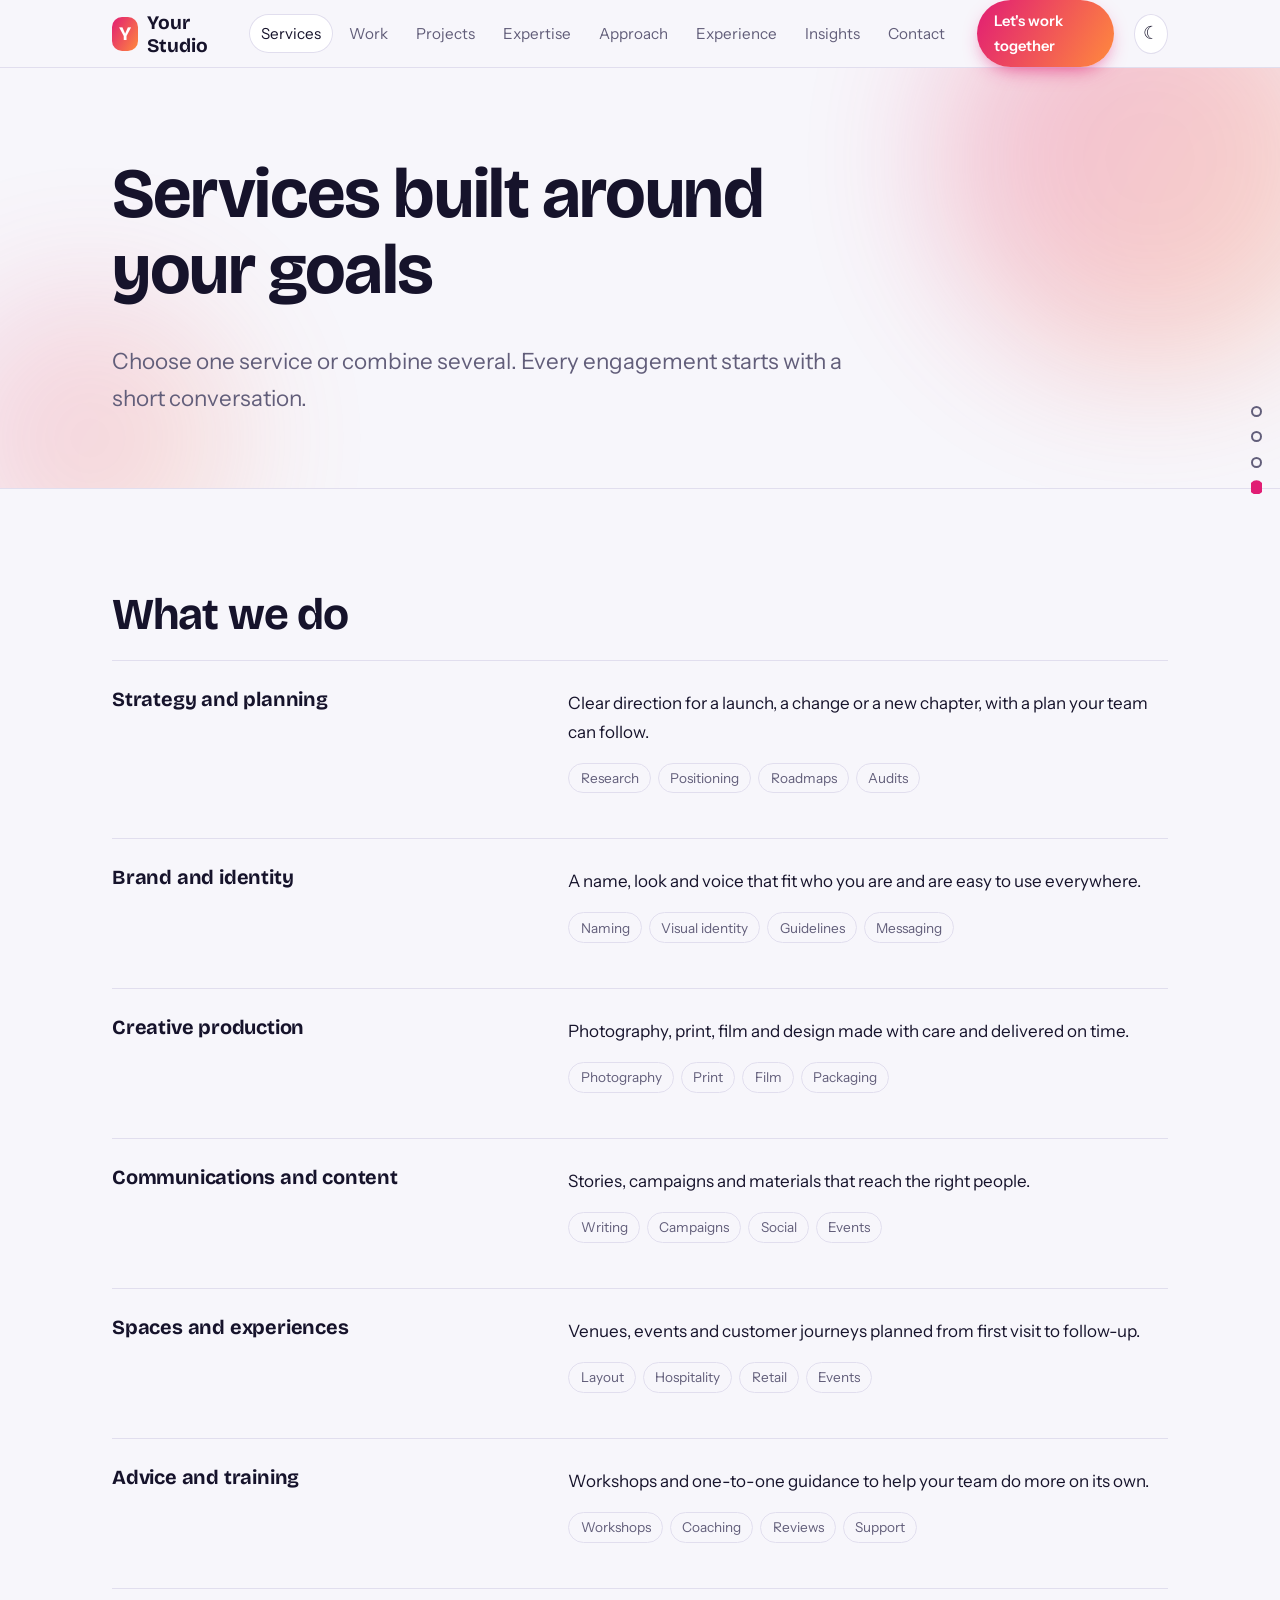
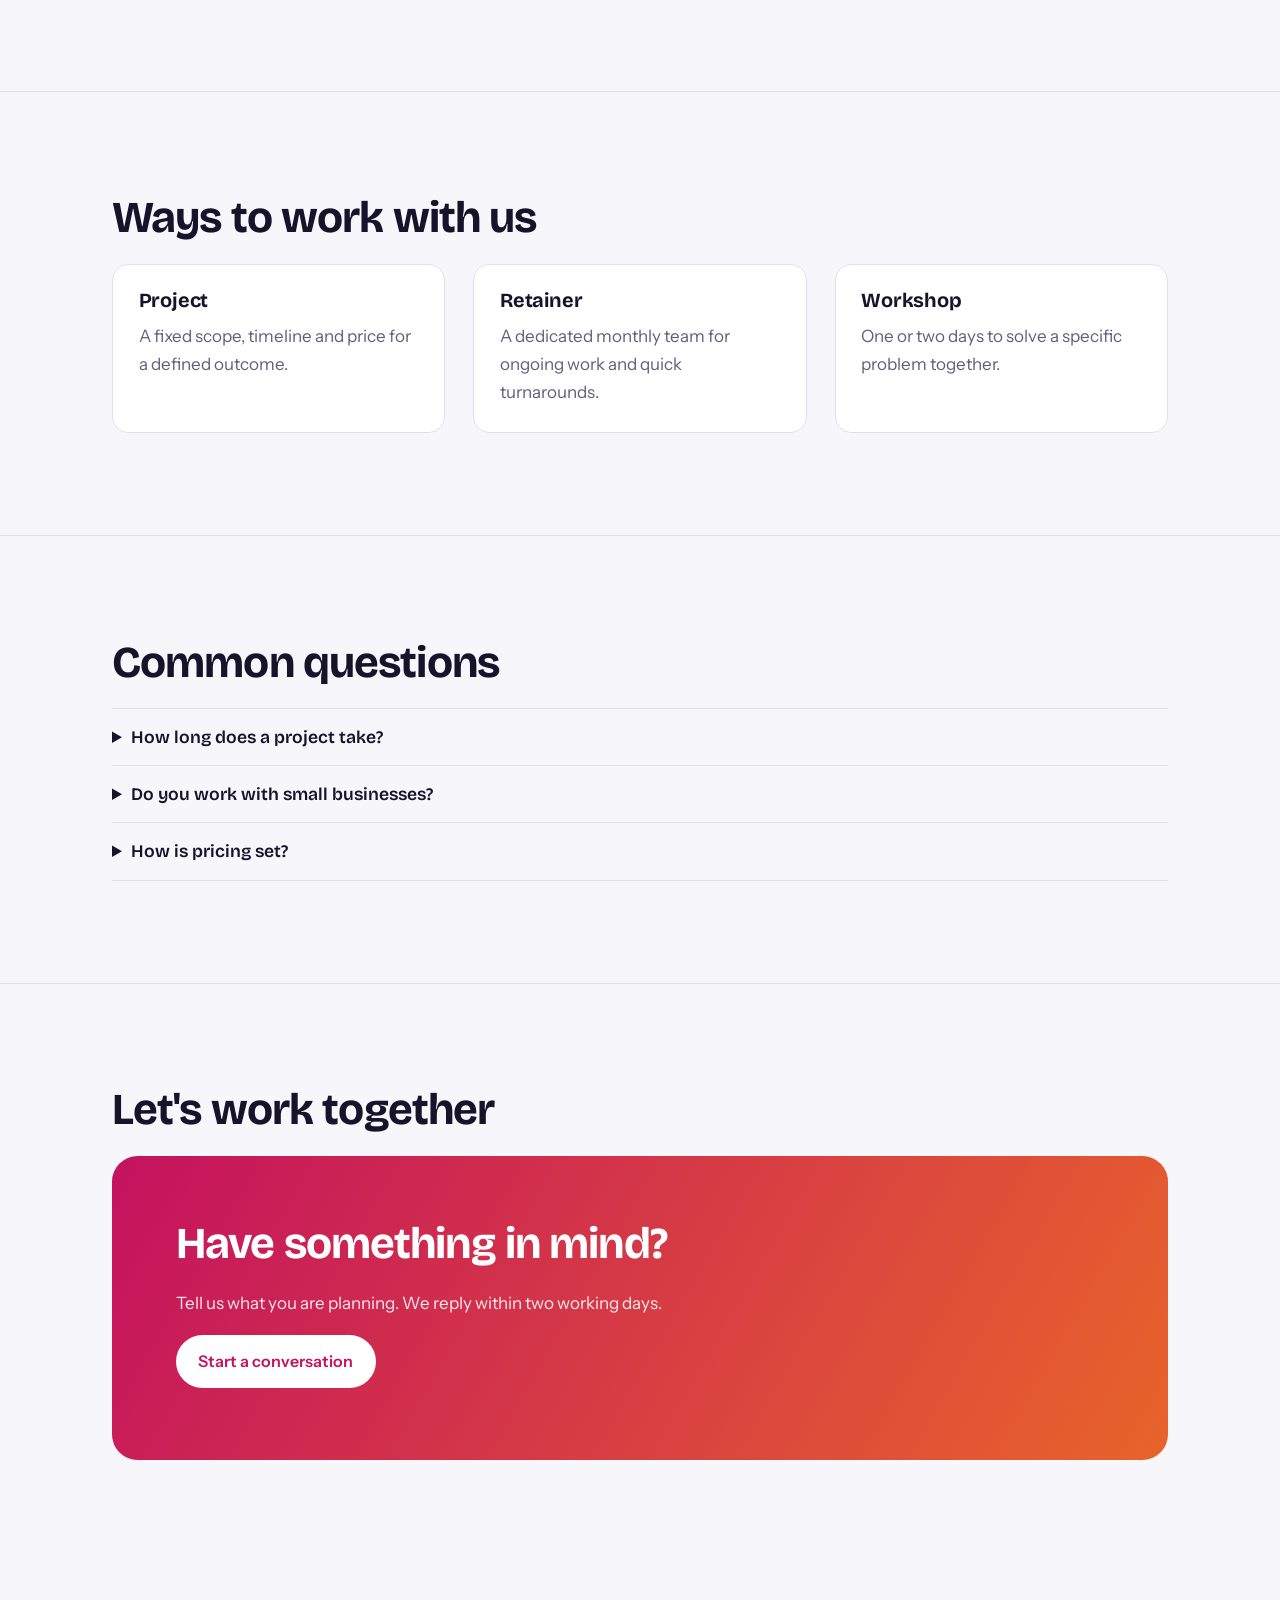
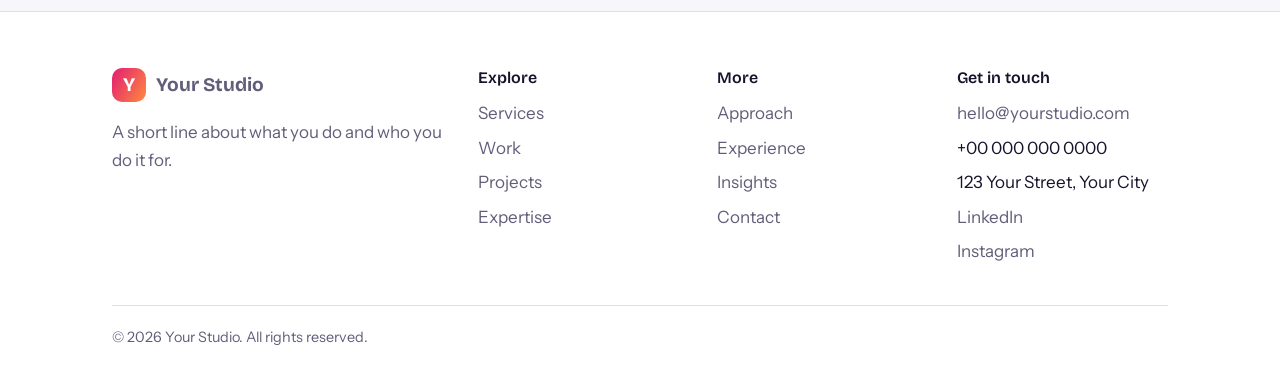
<file: services.html>
<!DOCTYPE html>
<html lang="en">
<head>
<meta charset="utf-8">
<meta name="viewport" content="width=device-width, initial-scale=1">
<title>Services | Your Studio</title>
<meta name="description" content="Replace with a short description of this page.">
<script>try{var t=localStorage.getItem("theme")||(matchMedia("(prefers-color-scheme: dark)").matches?"dark":"light");document.documentElement.dataset.theme=t}catch(e){}</script>
<link rel="preconnect" href="https://fonts.googleapis.com">
<link rel="stylesheet" href="https://fonts.googleapis.com/css2?family=Bricolage+Grotesque:wght@500;700&family=Instrument+Sans:wght@400;600&display=swap">
<link rel="stylesheet" href="style.css">
<script src="script.js" defer></script>
</head>
<body>
<header class="site-header" id="site-header"><div class="wrap">
<a class="brand" href="index.html"><i>Y</i>Your Studio</a>
<nav class="nav" id="nav" aria-label="Main"><a href="services.html" aria-current="page">Services</a><a href="work.html">Work</a><a href="projects.html">Projects</a><a href="expertise.html">Expertise</a><a href="approach.html">Approach</a><a href="experience.html">Experience</a><a href="insights.html">Insights</a><a href="contact.html">Contact</a></nav>
<a class="btn head-cta" href="contact.html">Let's work together</a>
<button class="icon-btn" id="themeBtn" aria-label="Toggle light or dark theme"></button>
<button class="icon-btn burger" id="burger" aria-label="Open menu" aria-expanded="false">&#9776;</button>
</div><div class="progress" id="progress"></div></header>
<main>
<section class="page-hero"><span class="blob a"></span><span class="blob b"></span><div class="wrap"><h1>Services built around your goals</h1><p class="lead">Choose one service or combine several. Every engagement starts with a short conversation.</p></div></section><section class="section" data-title="What we do"><div class="wrap"><h2>What we do</h2><div class="row"><div><h3>Strategy and planning</h3></div><div><p>Clear direction for a launch, a change or a new chapter, with a plan your team can follow.</p><ul class="tags"><li>Research</li><li>Positioning</li><li>Roadmaps</li><li>Audits</li></ul></div></div><div class="row"><div><h3>Brand and identity</h3></div><div><p>A name, look and voice that fit who you are and are easy to use everywhere.</p><ul class="tags"><li>Naming</li><li>Visual identity</li><li>Guidelines</li><li>Messaging</li></ul></div></div><div class="row"><div><h3>Creative production</h3></div><div><p>Photography, print, film and design made with care and delivered on time.</p><ul class="tags"><li>Photography</li><li>Print</li><li>Film</li><li>Packaging</li></ul></div></div><div class="row"><div><h3>Communications and content</h3></div><div><p>Stories, campaigns and materials that reach the right people.</p><ul class="tags"><li>Writing</li><li>Campaigns</li><li>Social</li><li>Events</li></ul></div></div><div class="row"><div><h3>Spaces and experiences</h3></div><div><p>Venues, events and customer journeys planned from first visit to follow-up.</p><ul class="tags"><li>Layout</li><li>Hospitality</li><li>Retail</li><li>Events</li></ul></div></div><div class="row"><div><h3>Advice and training</h3></div><div><p>Workshops and one-to-one guidance to help your team do more on its own.</p><ul class="tags"><li>Workshops</li><li>Coaching</li><li>Reviews</li><li>Support</li></ul></div></div></div></section><section class="section" data-title="Ways to work with us"><div class="wrap"><h2>Ways to work with us</h2><div class="grid"><article class="card"><h3>Project</h3><p>A fixed scope, timeline and price for a defined outcome.</p></article><article class="card"><h3>Retainer</h3><p>A dedicated monthly team for ongoing work and quick turnarounds.</p></article><article class="card"><h3>Workshop</h3><p>One or two days to solve a specific problem together.</p></article></div></div></section><section class="section" data-title="Questions"><div class="wrap"><h2>Common questions</h2><details><summary>How long does a project take?</summary><p>Most projects take 4 to 10 weeks. We confirm a timeline in your proposal.</p></details><details><summary>Do you work with small businesses?</summary><p>Yes. Edit this answer to match the clients you serve.</p></details><details><summary>How is pricing set?</summary><p>Fixed price per project, or a monthly fee for retainers.</p></details></div></section><section class="section" data-title="Let's work together"><div class="wrap"><h2>Let's work together</h2><div class="cta-band"><h2>Have something in mind?</h2><p>Tell us what you are planning. We reply within two working days.</p><a class="btn" href="contact.html">Start a conversation</a></div></div></section>
</main>
<footer class="site-footer" id="site-footer"><div class="wrap"><div class="foot">
<div><a class="brand" href="index.html"><i>Y</i>Your Studio</a><p class="muted" style="margin-top:1rem">A short line about what you do and who you do it for.</p></div>
<div><h4>Explore</h4><ul><li><a href="services.html">Services</a></li><li><a href="work.html">Work</a></li><li><a href="projects.html">Projects</a></li><li><a href="expertise.html">Expertise</a></li></ul></div>
<div><h4>More</h4><ul><li><a href="approach.html">Approach</a></li><li><a href="experience.html">Experience</a></li><li><a href="insights.html">Insights</a></li><li><a href="contact.html">Contact</a></li></ul></div>
<div><h4>Get in touch</h4><ul><li><a href="mailto:hello@yourstudio.com">hello@yourstudio.com</a></li><li>+00 000 000 0000</li><li>123 Your Street, Your City</li><li><a href="#">LinkedIn</a></li><li><a href="#">Instagram</a></li></ul></div>
</div><div class="legal">&copy; 2026 Your Studio. All rights reserved.</div></div></footer>
</body>
</html>
</file>
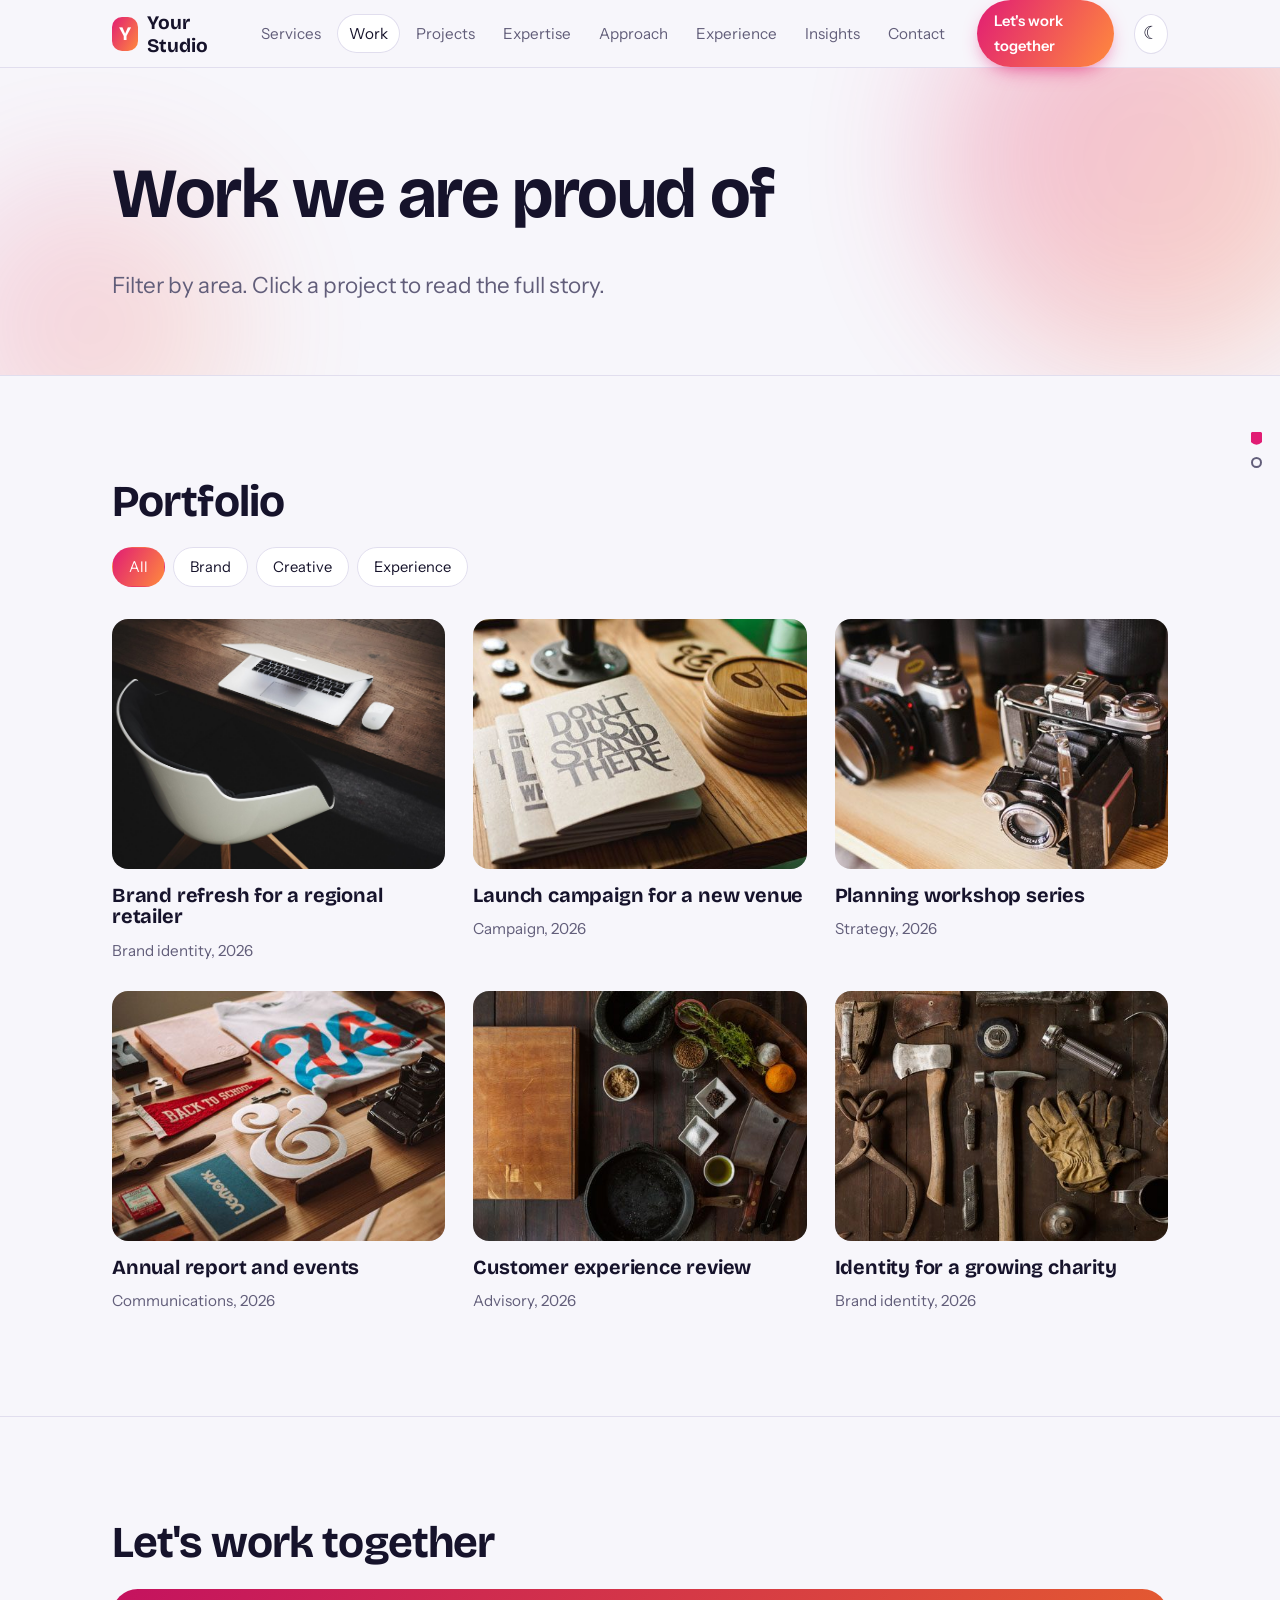
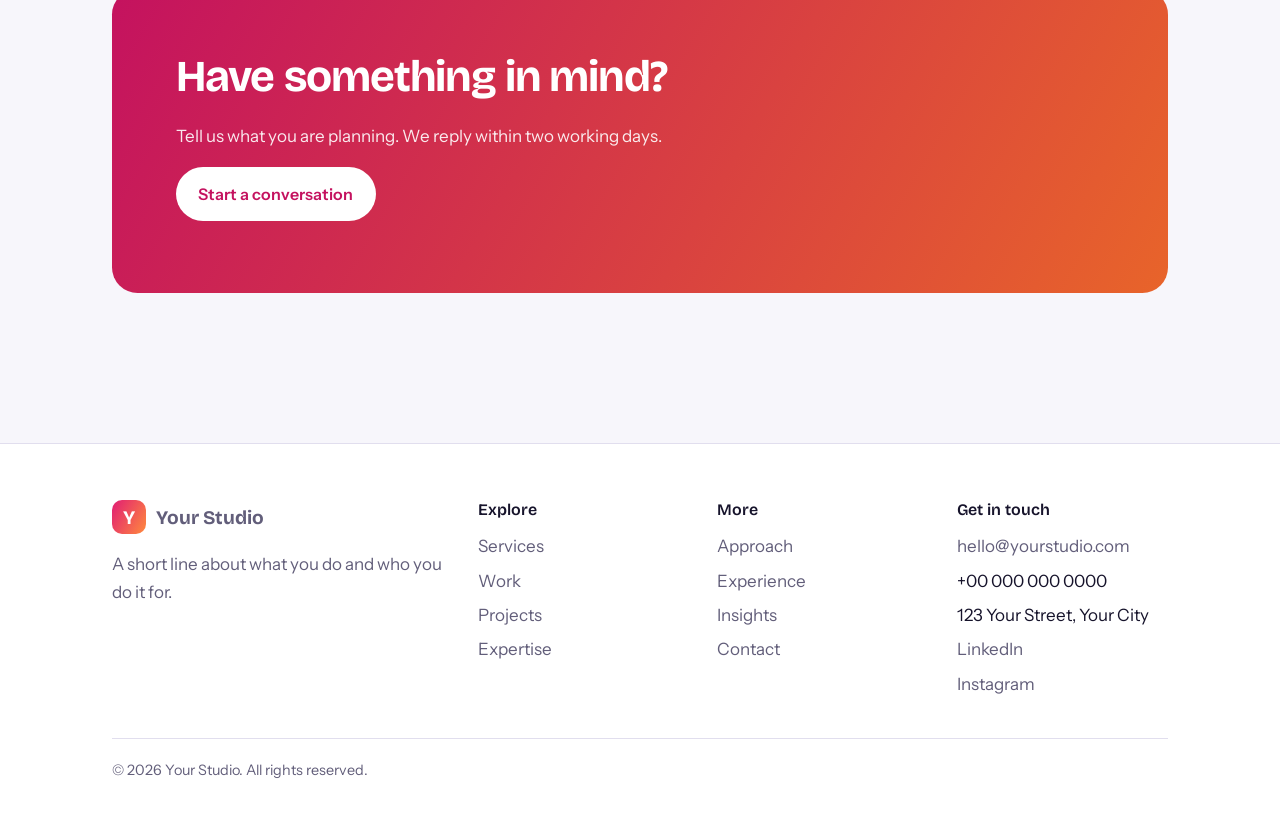
<file: work.html>
<!DOCTYPE html>
<html lang="en">
<head>
<meta charset="utf-8">
<meta name="viewport" content="width=device-width, initial-scale=1">
<title>Work | Your Studio</title>
<meta name="description" content="Replace with a short description of this page.">
<script>try{var t=localStorage.getItem("theme")||(matchMedia("(prefers-color-scheme: dark)").matches?"dark":"light");document.documentElement.dataset.theme=t}catch(e){}</script>
<link rel="preconnect" href="https://fonts.googleapis.com">
<link rel="stylesheet" href="https://fonts.googleapis.com/css2?family=Bricolage+Grotesque:wght@500;700&family=Instrument+Sans:wght@400;600&display=swap">
<link rel="stylesheet" href="style.css">
<script src="script.js" defer></script>
</head>
<body>
<header class="site-header" id="site-header"><div class="wrap">
<a class="brand" href="index.html"><i>Y</i>Your Studio</a>
<nav class="nav" id="nav" aria-label="Main"><a href="services.html">Services</a><a href="work.html" aria-current="page">Work</a><a href="projects.html">Projects</a><a href="expertise.html">Expertise</a><a href="approach.html">Approach</a><a href="experience.html">Experience</a><a href="insights.html">Insights</a><a href="contact.html">Contact</a></nav>
<a class="btn head-cta" href="contact.html">Let's work together</a>
<button class="icon-btn" id="themeBtn" aria-label="Toggle light or dark theme"></button>
<button class="icon-btn burger" id="burger" aria-label="Open menu" aria-expanded="false">&#9776;</button>
</div><div class="progress" id="progress"></div></header>
<main>
<section class="page-hero"><span class="blob a"></span><span class="blob b"></span><div class="wrap"><h1>Work we are proud of</h1><p class="lead">Filter by area. Click a project to read the full story.</p></div></section><section class="section" data-title="Portfolio"><div class="wrap"><h2>Portfolio</h2><div class="chips"><button class="chip on" data-filter="all">All</button><button class="chip" data-filter="Brand">Brand</button><button class="chip" data-filter="Creative">Creative</button><button class="chip" data-filter="Experience">Experience</button></div><div class="grid"><a class="work-item" href="projects.html" data-cat="Brand"><div class="media"><img src="https://images.unsplash.com/photo-1522071820081-009f0129c71c?auto=format&fit=crop&w=1200&q=75" alt="Brand refresh for a regional retailer" loading="lazy" onerror="this.onerror=null;this.src='studio-desk.jpg'"></div><h3>Brand refresh for a regional retailer</h3><p>Brand identity, 2026</p></a><a class="work-item" href="projects.html" data-cat="Creative"><div class="media"><img src="https://images.unsplash.com/photo-1542744173-8e7e53415bb0?auto=format&fit=crop&w=1200&q=75" alt="Launch campaign for a new venue" loading="lazy" onerror="this.onerror=null;this.src='stationery.jpg'"></div><h3>Launch campaign for a new venue</h3><p>Campaign, 2026</p></a><a class="work-item" href="projects.html" data-cat="Experience"><div class="media"><img src="https://images.unsplash.com/photo-1552664730-d307ca884978?auto=format&fit=crop&w=1200&q=75" alt="Planning workshop series" loading="lazy" onerror="this.onerror=null;this.src='cameras.jpg'"></div><h3>Planning workshop series</h3><p>Strategy, 2026</p></a><a class="work-item" href="projects.html" data-cat="Creative"><div class="media"><img src="https://images.unsplash.com/photo-1519389950473-47ba0277781c?auto=format&fit=crop&w=1200&q=75" alt="Annual report and events" loading="lazy" onerror="this.onerror=null;this.src='brand-flatlay.jpg'"></div><h3>Annual report and events</h3><p>Communications, 2026</p></a><a class="work-item" href="projects.html" data-cat="Experience"><div class="media"><img src="https://images.unsplash.com/photo-1556761175-5973dc0f32e7?auto=format&fit=crop&w=1200&q=75" alt="Customer experience review" loading="lazy" onerror="this.onerror=null;this.src='kitchen.jpg'"></div><h3>Customer experience review</h3><p>Advisory, 2026</p></a><a class="work-item" href="projects.html" data-cat="Brand"><div class="media"><img src="https://images.unsplash.com/photo-1521737604893-d14cc237f11d?auto=format&fit=crop&w=1200&q=75" alt="Identity for a growing charity" loading="lazy" onerror="this.onerror=null;this.src='workshop.jpg'"></div><h3>Identity for a growing charity</h3><p>Brand identity, 2026</p></a></div></div></section><section class="section" data-title="Let's work together"><div class="wrap"><h2>Let's work together</h2><div class="cta-band"><h2>Have something in mind?</h2><p>Tell us what you are planning. We reply within two working days.</p><a class="btn" href="contact.html">Start a conversation</a></div></div></section>
</main>
<footer class="site-footer" id="site-footer"><div class="wrap"><div class="foot">
<div><a class="brand" href="index.html"><i>Y</i>Your Studio</a><p class="muted" style="margin-top:1rem">A short line about what you do and who you do it for.</p></div>
<div><h4>Explore</h4><ul><li><a href="services.html">Services</a></li><li><a href="work.html">Work</a></li><li><a href="projects.html">Projects</a></li><li><a href="expertise.html">Expertise</a></li></ul></div>
<div><h4>More</h4><ul><li><a href="approach.html">Approach</a></li><li><a href="experience.html">Experience</a></li><li><a href="insights.html">Insights</a></li><li><a href="contact.html">Contact</a></li></ul></div>
<div><h4>Get in touch</h4><ul><li><a href="mailto:hello@yourstudio.com">hello@yourstudio.com</a></li><li>+00 000 000 0000</li><li>123 Your Street, Your City</li><li><a href="#">LinkedIn</a></li><li><a href="#">Instagram</a></li></ul></div>
</div><div class="legal">&copy; 2026 Your Studio. All rights reserved.</div></div></footer>
</body>
</html>
</file>
<file: style.css>
/* ===== THEME TOKENS: edit these to rebrand ===== */
:root{
  --bg:#f7f6fb; --surface:#fff; --text:#16132b; --muted:#625e7a; --line:#e1deee;
  --accent:#e11d74; --accent-2:#ff8a3d; --accent-ink:#fff;
  --grad:linear-gradient(120deg,var(--accent),var(--accent-2));
  --font-head:'Bricolage Grotesque',system-ui,sans-serif;
  --font-body:'Instrument Sans',system-ui,sans-serif;
  --radius:16px; --max:1120px; --nav-h:68px; --gap:clamp(1rem,2.5vw,1.75rem);
}
[data-theme="dark"]{--bg:#0e0d1c;--surface:#181730;--text:#f2f0fb;--muted:#a09cbc;--line:#2a2848;--accent:#ff4f9a;--accent-2:#ffa45c;--accent-ink:#14122b}

/* ===== BASE ===== */
*{box-sizing:border-box}
html{scroll-behavior:smooth;scroll-padding-top:calc(var(--nav-h) + 16px)}
body{margin:0;background:var(--bg);color:var(--text);font:1.0625rem/1.65 var(--font-body);-webkit-font-smoothing:antialiased;transition:background .25s,color .25s}
h1,h2,h3{font-family:var(--font-head);line-height:1.08;letter-spacing:-.02em;margin:0 0 .5em}
h1{font-size:clamp(2.6rem,7.5vw,5.6rem);font-weight:700;max-width:14ch}
h2{font-size:clamp(1.8rem,4vw,2.75rem)} h3{font-size:1.25rem;letter-spacing:-.01em}
p{margin:0 0 1em;max-width:62ch} a{color:inherit}
.muted{color:var(--muted)} .wrap{max-width:var(--max);margin:0 auto;padding:0 clamp(1.1rem,4vw,2rem)}
:focus-visible{outline:3px solid var(--accent);outline-offset:3px;border-radius:4px}
::selection{background:var(--accent);color:var(--accent-ink)}
html{scrollbar-width:thin;scrollbar-color:var(--accent) transparent}
::-webkit-scrollbar{width:10px}::-webkit-scrollbar-thumb{background:var(--accent);border-radius:9px}

/* ===== HEADER / NAV ===== */
.site-header{position:sticky;top:0;z-index:50;height:var(--nav-h);background:color-mix(in srgb,var(--bg) 88%,transparent);backdrop-filter:blur(12px);border-bottom:1px solid var(--line)}
.site-header .wrap{display:flex;align-items:center;gap:1.25rem;height:100%}
.brand{display:flex;align-items:center;gap:.6rem;font:700 1.2rem var(--font-head);text-decoration:none;margin-right:auto}
.brand i{display:grid;place-items:center;width:34px;height:34px;border-radius:10px;background:var(--accent);color:var(--accent-ink);font-style:normal}
.nav{display:flex;gap:.25rem}
.nav a{padding:.45rem .75rem;border-radius:99px;text-decoration:none;font-size:.95rem;color:var(--muted)}
.nav a:hover,.nav a[aria-current=page]{color:var(--text);background:var(--surface);box-shadow:inset 0 0 0 1px var(--line)}
.icon-btn{width:40px;height:40px;border-radius:50%;border:1px solid var(--line);background:var(--surface);color:var(--text);cursor:pointer;font-size:1.1rem}
.burger{display:none}
.progress{position:absolute;left:0;bottom:-1px;height:2px;width:0;background:var(--accent)}

/* ===== BUTTONS ===== */
.btn{display:inline-block;padding:.85rem 1.4rem;border-radius:99px;background:var(--accent);color:var(--accent-ink);font-weight:600;text-decoration:none;border:0;cursor:pointer;font-size:1rem;transition:transform .15s}
.btn:hover{transform:translateY(-2px)} .btn.ghost{background:transparent;color:var(--text);box-shadow:inset 0 0 0 1.5px var(--text)}
.head-cta{padding:.55rem 1.1rem;font-size:.92rem}

/* ===== SECTIONS ===== */
.section{padding:clamp(3.5rem,8vw,6.5rem) 0;border-top:1px solid var(--line)}
.hero{padding:clamp(3.5rem,10vw,8rem) 0 clamp(2.5rem,6vw,4.5rem);border:0}
.page-hero{padding:clamp(3rem,7vw,5.5rem) 0 clamp(2rem,4vw,3rem);border:0}
.page-hero h1{font-size:clamp(2.3rem,6vw,4.4rem);max-width:18ch}
.lead{font-size:clamp(1.15rem,2vw,1.4rem);color:var(--muted);max-width:52ch}
.actions{display:flex;flex-wrap:wrap;gap:.75rem;margin-top:1.75rem}
.sec-head{display:flex;justify-content:space-between;align-items:end;gap:1rem;flex-wrap:wrap;margin-bottom:2rem}
.sec-head p{margin:0}

/* ticker (hero) */
.ticker{overflow:hidden;border-block:1px solid var(--line);padding:.9rem 0;font:600 1.15rem var(--font-head);white-space:nowrap}
.ticker div{display:inline-block;animation:tick 30s linear infinite}
.ticker span{margin-right:2.5rem;color:var(--muted)}
@keyframes tick{to{transform:translateX(-50%)}}

/* ===== GRIDS & CARDS ===== */
.grid{display:grid;gap:var(--gap);grid-template-columns:repeat(auto-fit,minmax(min(100%,290px),1fr))}
.card{background:var(--surface);border:1px solid var(--line);border-radius:var(--radius);padding:1.6rem}
.card p{color:var(--muted);margin:0}
.tags{display:flex;flex-wrap:wrap;gap:.45rem;margin-top:1rem;padding:0;list-style:none}
.tags li{padding:.2rem .7rem;border:1px solid var(--line);border-radius:99px;font-size:.85rem;color:var(--muted)}
.row{display:grid;grid-template-columns:1fr 1.4fr;gap:var(--gap);padding:1.75rem 0;border-top:1px solid var(--line)}
.row:last-child{border-bottom:1px solid var(--line)} .row h3{margin:0}
.stats{display:grid;grid-template-columns:repeat(auto-fit,minmax(150px,1fr));gap:var(--gap)}
.stats b{display:block;font:700 clamp(2rem,4vw,3rem) var(--font-head);color:var(--accent)}
.steps{counter-reset:s;display:grid;gap:var(--gap)}
.step{counter-increment:s;display:grid;grid-template-columns:3.5rem 1fr;gap:1rem;padding:1.5rem;border:1px solid var(--line);border-radius:var(--radius);background:var(--surface)}
.step::before{content:counter(s);font:700 2.2rem var(--font-head);color:var(--accent)}
.step h3,.step p{margin:0 0 .3rem}
.timeline{border-left:2px solid var(--line);margin-left:.5rem}
.timeline article{position:relative;padding:0 0 2rem 1.75rem}
.timeline article::before{content:"";position:absolute;left:-7px;top:.5rem;width:12px;height:12px;border-radius:50%;background:var(--accent)}
.timeline small{color:var(--muted)}
blockquote{margin:0}blockquote p{font:500 1.15rem/1.5 var(--font-head);color:var(--text)}blockquote footer{font-size:.9rem;color:var(--muted)}

/* media / work */
.media{aspect-ratio:4/3;border-radius:var(--radius);background:linear-gradient(135deg,hsl(var(--hue,230) 70% 55%),hsl(calc(var(--hue,230) + 50) 70% 40%));overflow:hidden;margin-bottom:1rem}
.media img{width:100%;height:100%;object-fit:cover;display:block}
.work-item{text-decoration:none;display:block}.work-item:hover h3{color:var(--accent)}
.work-item p{margin:0;color:var(--muted);font-size:.95rem}
.chips{display:flex;flex-wrap:wrap;gap:.5rem;margin-bottom:2rem}
.chip{padding:.4rem 1rem;border-radius:99px;border:1px solid var(--line);background:var(--surface);color:var(--text);cursor:pointer;font:inherit;font-size:.92rem}
.chip.on{background:var(--text);color:var(--bg);border-color:var(--text)}
[hidden]{display:none!important}
.case{display:grid;grid-template-columns:1fr 1fr;gap:calc(var(--gap)*2);align-items:center;padding:2.5rem 0;border-top:1px solid var(--line)}
.case:nth-child(even) .media{order:2}

/* faq */
details{border-top:1px solid var(--line);padding:1.1rem 0}details:last-of-type{border-bottom:1px solid var(--line)}
summary{cursor:pointer;font:600 1.1rem var(--font-head)}details p{margin:.7rem 0 0;color:var(--muted)}

/* forms */
form{display:grid;gap:1rem}label{display:grid;gap:.35rem;font-weight:600;font-size:.95rem}
input,select,textarea{font:inherit;padding:.8rem 1rem;border-radius:10px;border:1px solid var(--line);background:var(--surface);color:var(--text);width:100%}
.form-note{color:var(--accent);font-weight:600;min-height:1.5em}
.split{display:grid;grid-template-columns:1.3fr 1fr;gap:calc(var(--gap)*2)}
.cta-band{background:var(--accent);color:var(--accent-ink);border-radius:calc(var(--radius)*1.6);padding:clamp(2rem,6vw,4rem)}
.cta-band .btn{background:var(--accent-ink);color:var(--accent)}.cta-band p{opacity:.9}

/* ===== SIDE RAIL (scroll-spy) ===== */
.rail{position:fixed;right:18px;top:50%;transform:translateY(-50%);z-index:40;display:flex;flex-direction:column;gap:.9rem;max-height:70vh;overflow:auto;scrollbar-width:none}
.rail a{position:relative;display:block;width:11px;height:11px;border-radius:50%;border:2px solid var(--muted);transition:.2s}
.rail a.on{background:var(--accent);border-color:var(--accent);transform:scale(1.3)}
.rail a span{position:absolute;right:22px;top:50%;transform:translateY(-50%);white-space:nowrap;background:var(--text);color:var(--bg);padding:.2rem .6rem;border-radius:6px;font-size:.8rem;opacity:0;pointer-events:none;transition:.15s}
.rail a:hover span,.rail a:focus-visible span{opacity:1}

/* ===== FOOTER ===== */
.site-footer{border-top:1px solid var(--line);padding:3.5rem 0 2rem;margin-top:3rem;background:var(--surface)}
.foot{display:grid;grid-template-columns:1.6fr 1fr 1fr 1fr;gap:var(--gap)}
.foot h4{font:600 1rem var(--font-head);margin:0 0 .8rem}.foot ul{list-style:none;margin:0;padding:0;display:grid;gap:.4rem}
.foot a{color:var(--muted);text-decoration:none}.foot a:hover{color:var(--accent)}
.legal{margin-top:2.5rem;padding-top:1.25rem;border-top:1px solid var(--line);font-size:.9rem;color:var(--muted)}

/* ===== RESPONSIVE ===== */
@media(max-width:1180px){.rail{display:none}}
@media(max-width:900px){
  .burger{display:inline-block}.head-cta{display:none}
  .nav{position:absolute;top:var(--nav-h);left:0;right:0;flex-direction:column;background:var(--bg);border-bottom:1px solid var(--line);padding:.75rem 1.1rem;display:none}
  .nav.open{display:flex}
  .row,.case,.split,.foot{grid-template-columns:1fr}.case:nth-child(even) .media{order:0}
}
@media(prefers-reduced-motion:reduce){*{animation:none!important;transition:none!important;scroll-behavior:auto!important}}

/* ===== HERO WITH IMAGE ===== */
.hero-split{display:grid;grid-template-columns:1.1fr 1fr;gap:calc(var(--gap)*2);align-items:center}
.hero-split h1{font-size:clamp(2.4rem,5.6vw,4.4rem);max-width:13ch}
.hero-img{aspect-ratio:4/5;border-radius:calc(var(--radius)*1.6);overflow:hidden;background:var(--line)}
.hero-img img{width:100%;height:100%;object-fit:cover;display:block}
.band{aspect-ratio:21/8;border-radius:calc(var(--radius)*1.4);overflow:hidden;margin-top:2rem}
.band img{width:100%;height:100%;object-fit:cover;display:block}
@media(max-width:900px){.hero-split{grid-template-columns:1fr}.hero-img{aspect-ratio:4/3}.band{aspect-ratio:16/9}}

/* ===== PALETTE UPGRADES ===== */
.brand i,.progress,.btn{background:var(--grad)}
.btn{color:var(--accent-ink);position:relative;overflow:hidden;box-shadow:0 8px 22px -10px var(--accent)}
.btn.ghost{background:transparent;box-shadow:inset 0 0 0 1.5px var(--text);color:var(--text)}
.stats b{background:var(--grad);-webkit-background-clip:text;background-clip:text;color:transparent}
.cta-band{background:linear-gradient(120deg,#c4125f,#e8642a);color:#fff;position:relative;overflow:hidden}
.cta-band .btn{background:#fff;color:#c4125f;box-shadow:none}
.step::before,.timeline article::before{background:none}.step::before{background:var(--grad);-webkit-background-clip:text;background-clip:text;color:transparent}
.timeline article::before{background:var(--grad)}
.chip.on{background:var(--grad);border-color:transparent;color:var(--accent-ink)}
.card{transition:transform .3s,box-shadow .3s,border-color .3s}
.card:hover{transform:translateY(-6px);border-color:var(--accent);box-shadow:0 18px 40px -22px var(--accent)}

/* ===== ANIMATION ===== */
@keyframes rise{from{opacity:0;transform:translateY(34px)}to{opacity:1;transform:none}}
@keyframes unveil{from{clip-path:inset(0 0 100% 0);transform:scale(1.08)}to{clip-path:inset(0);transform:none}}
@keyframes drift{50%{transform:translate(40px,-30px) scale(1.12)}}
@keyframes fade{from{opacity:0}to{opacity:1}}
body{animation:fade .6s ease both}
.hero,.page-hero{position:relative;overflow:hidden}
.hero .wrap,.page-hero .wrap{position:relative;z-index:1}
.hero h1,.page-hero h1{animation:rise .9s .1s cubic-bezier(.2,.7,.2,1) both}
.hero .lead,.page-hero .lead{animation:rise .9s .3s cubic-bezier(.2,.7,.2,1) both}
.hero .actions{animation:rise .9s .5s cubic-bezier(.2,.7,.2,1) both}
.hero-img{animation:unveil 1.3s .3s cubic-bezier(.7,0,.2,1) both}
.blob{position:absolute;border-radius:50%;filter:blur(70px);opacity:.28;background:var(--grad);animation:drift 14s ease-in-out infinite;pointer-events:none}
.blob.a{width:420px;height:420px;top:-120px;right:-80px}.blob.b{width:300px;height:300px;bottom:-100px;left:-60px;animation-delay:-6s;opacity:.18}
.js [data-anim]{opacity:0;transform:translateY(28px);transition:opacity .8s cubic-bezier(.2,.7,.2,1),transform .8s cubic-bezier(.2,.7,.2,1)}
.js [data-anim].in{opacity:1;transform:none}
.media img,.hero-img img,.band img{transition:transform .9s cubic-bezier(.2,.7,.2,1)}
.work-item:hover .media img,.case:hover .media img{transform:scale(1.07)}
.btn::after{content:"";position:absolute;inset:0;background:linear-gradient(100deg,transparent 30%,rgba(255,255,255,.45) 50%,transparent 70%);transform:translateX(-120%);transition:transform .6s}
.btn:hover::after{transform:translateX(120%)}
.site-header{transition:height .3s,box-shadow .3s}.site-header.small{height:58px;box-shadow:0 8px 24px -18px #000}
.nav a{transition:.2s}

/* ===== ARTICLES ===== */
.article{max-width:720px;margin:0 auto}
.article .meta{color:var(--muted);font-size:.95rem;margin-bottom:2rem}
.article p{font-size:1.15rem;max-width:none;line-height:1.8}
.article h2{font-size:1.7rem;margin-top:2.2rem}
.article .band{margin:0 0 2.5rem;aspect-ratio:16/8}
.article blockquote{margin:2rem 0;padding-left:1.4rem;border-left:4px solid var(--accent)}
.article blockquote p{font:600 1.5rem/1.35 var(--font-head)}
.back{display:inline-block;margin-bottom:1.5rem;color:var(--muted);text-decoration:none}.back:hover{color:var(--accent)}
.info-list{display:grid;gap:1rem}.info-list h3{font-size:1rem;margin:0 0 .15rem}.info-list p{margin:0}
</file>
